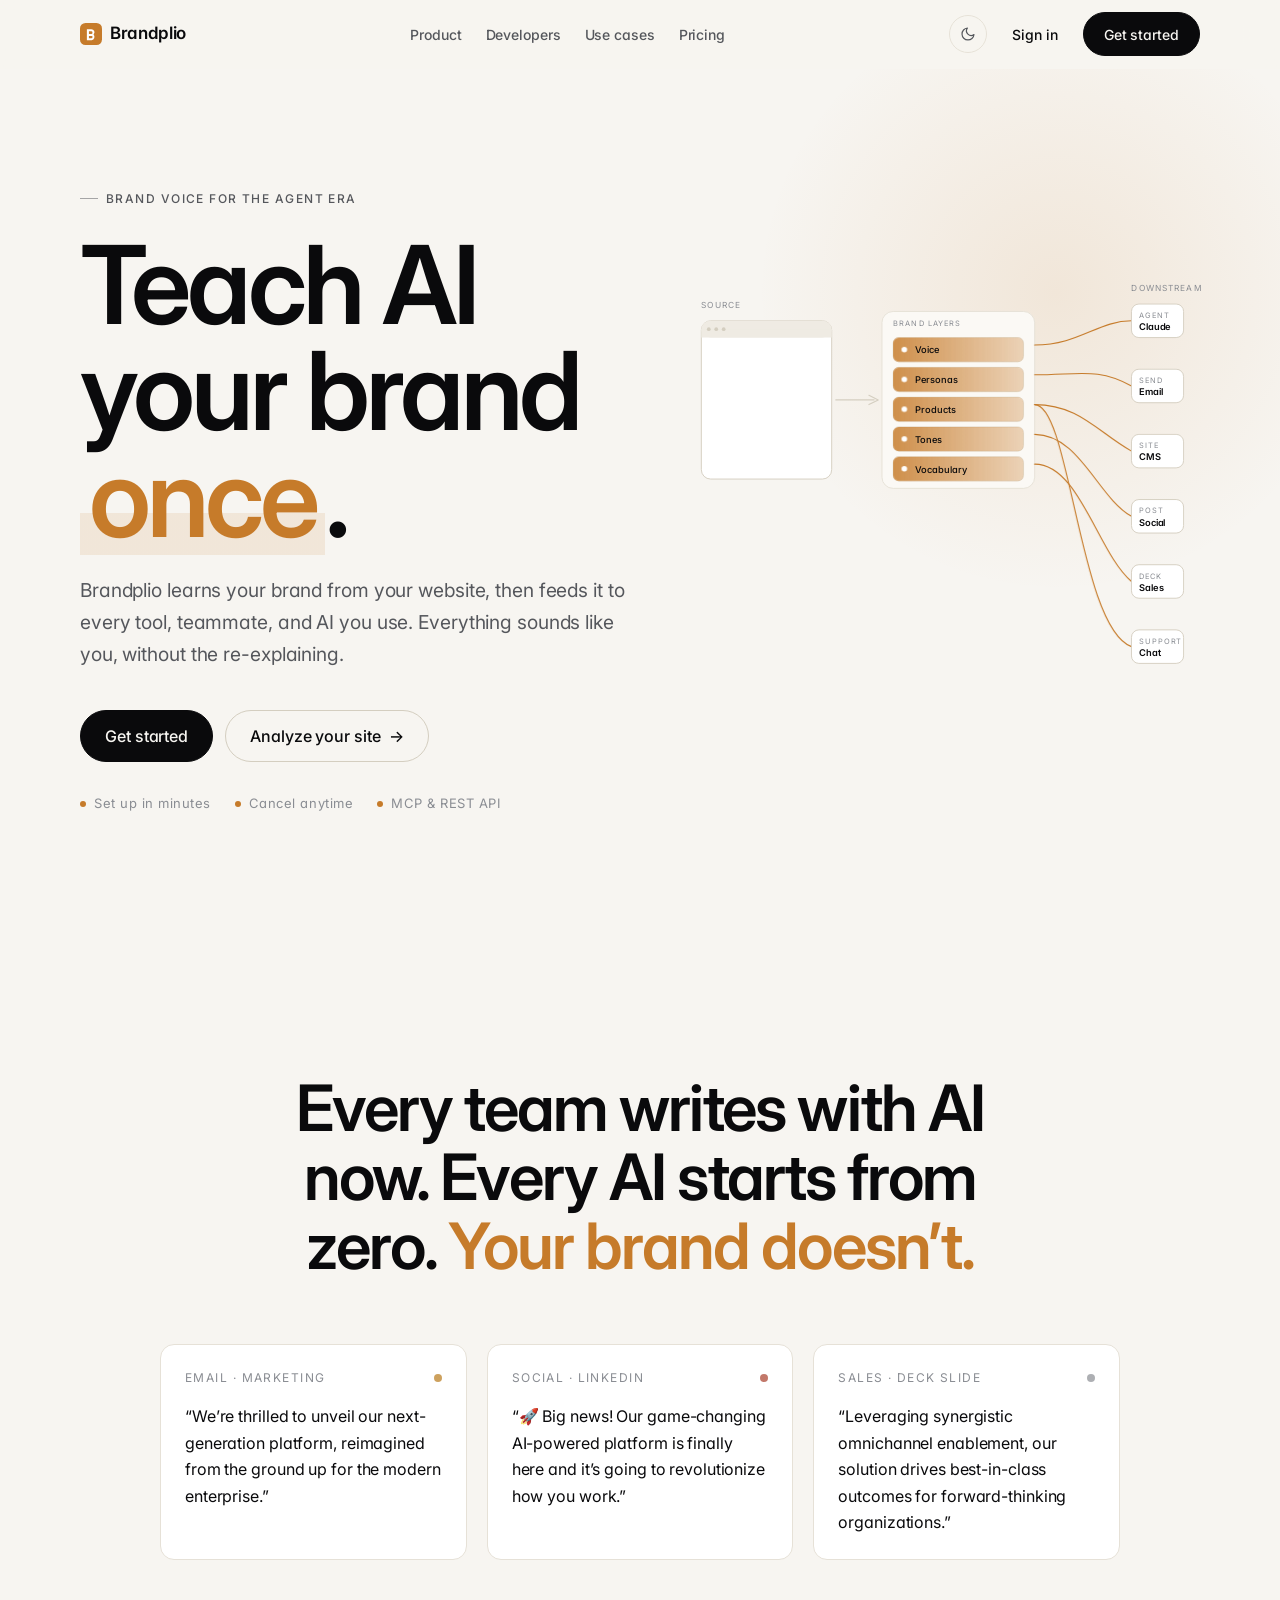
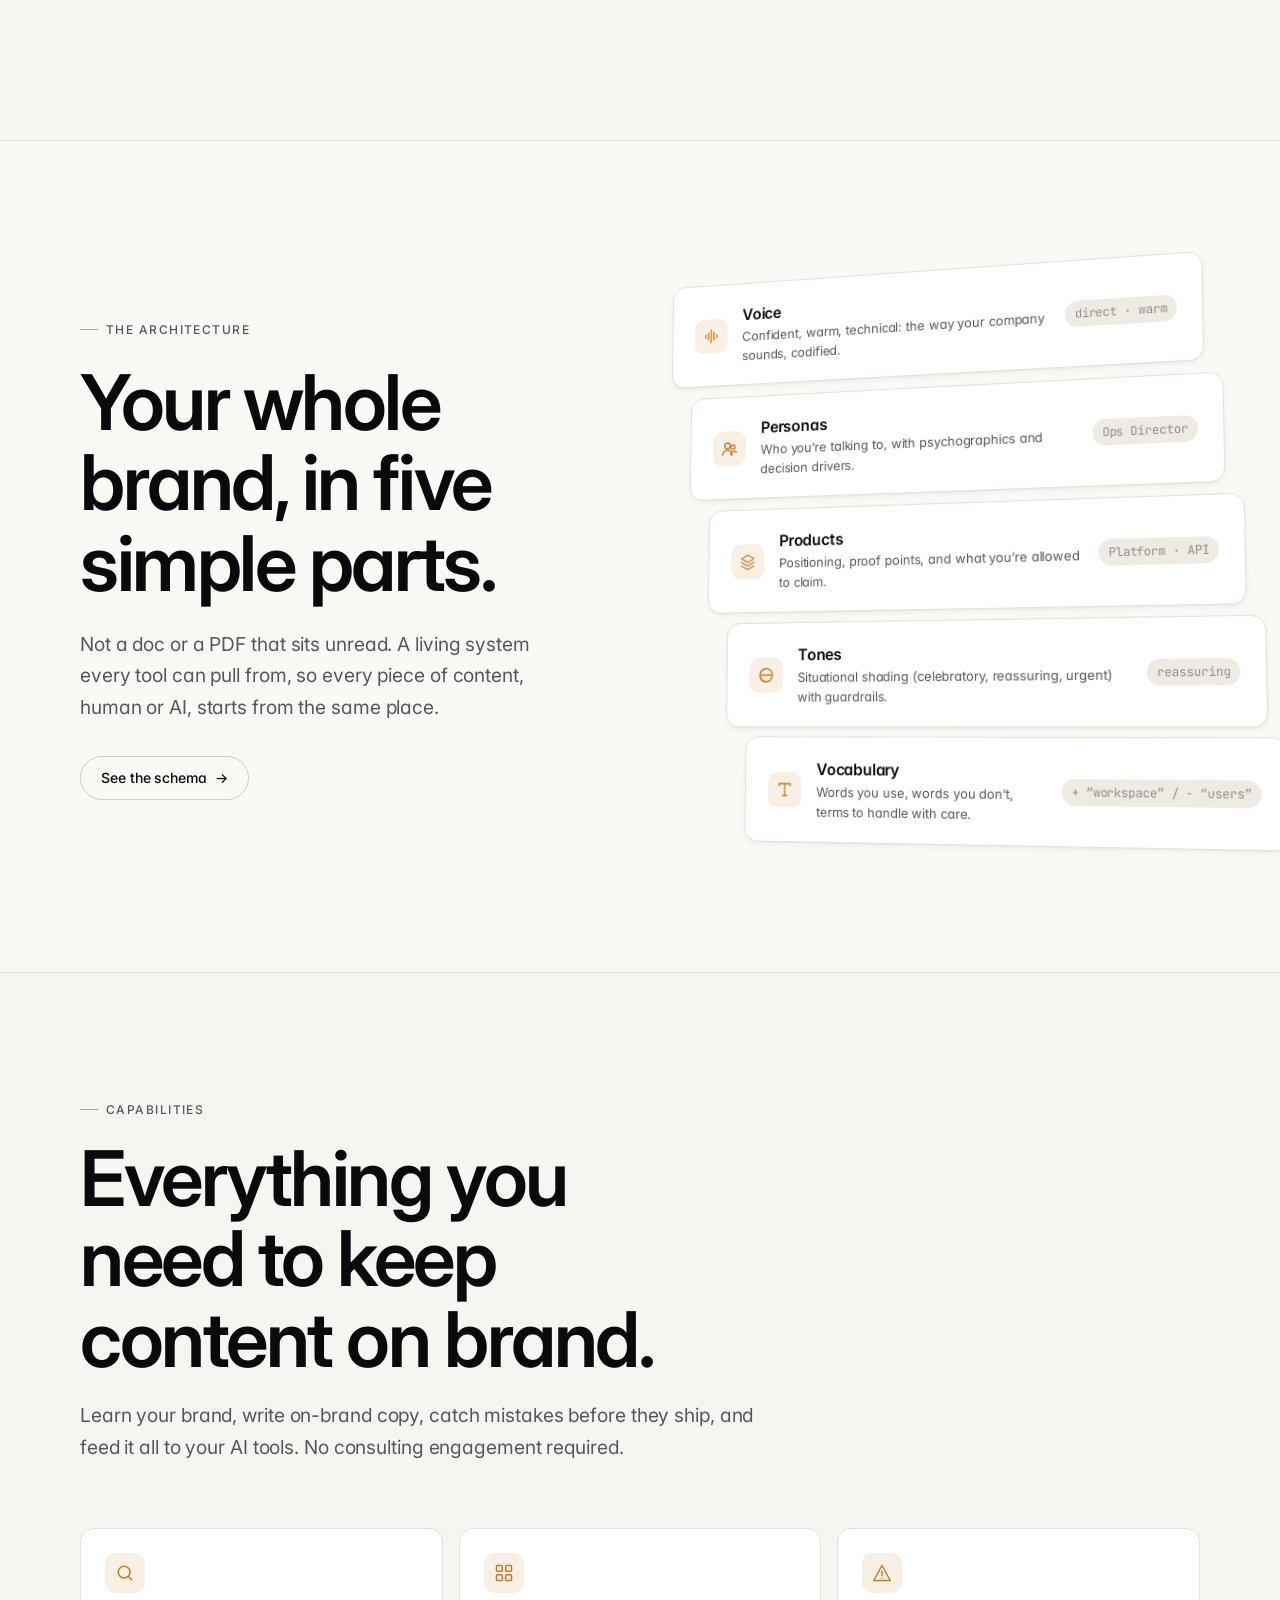
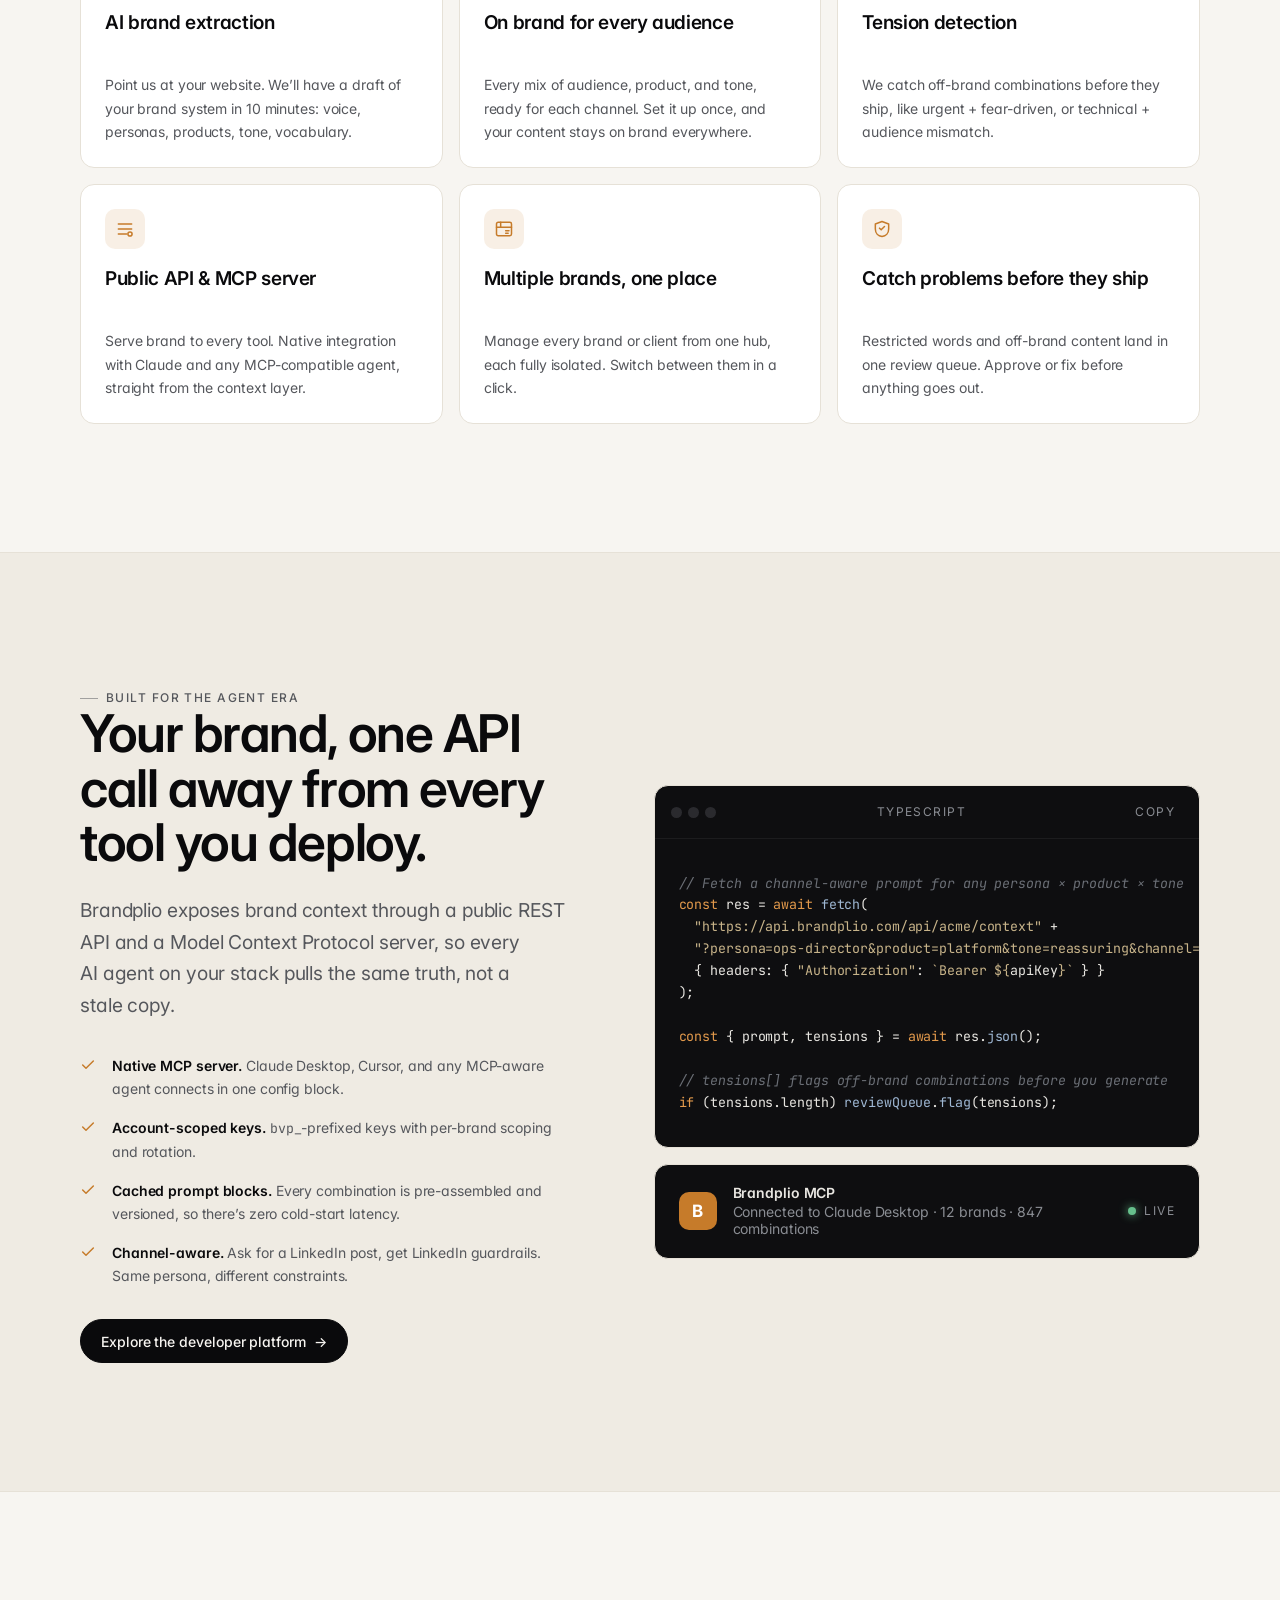
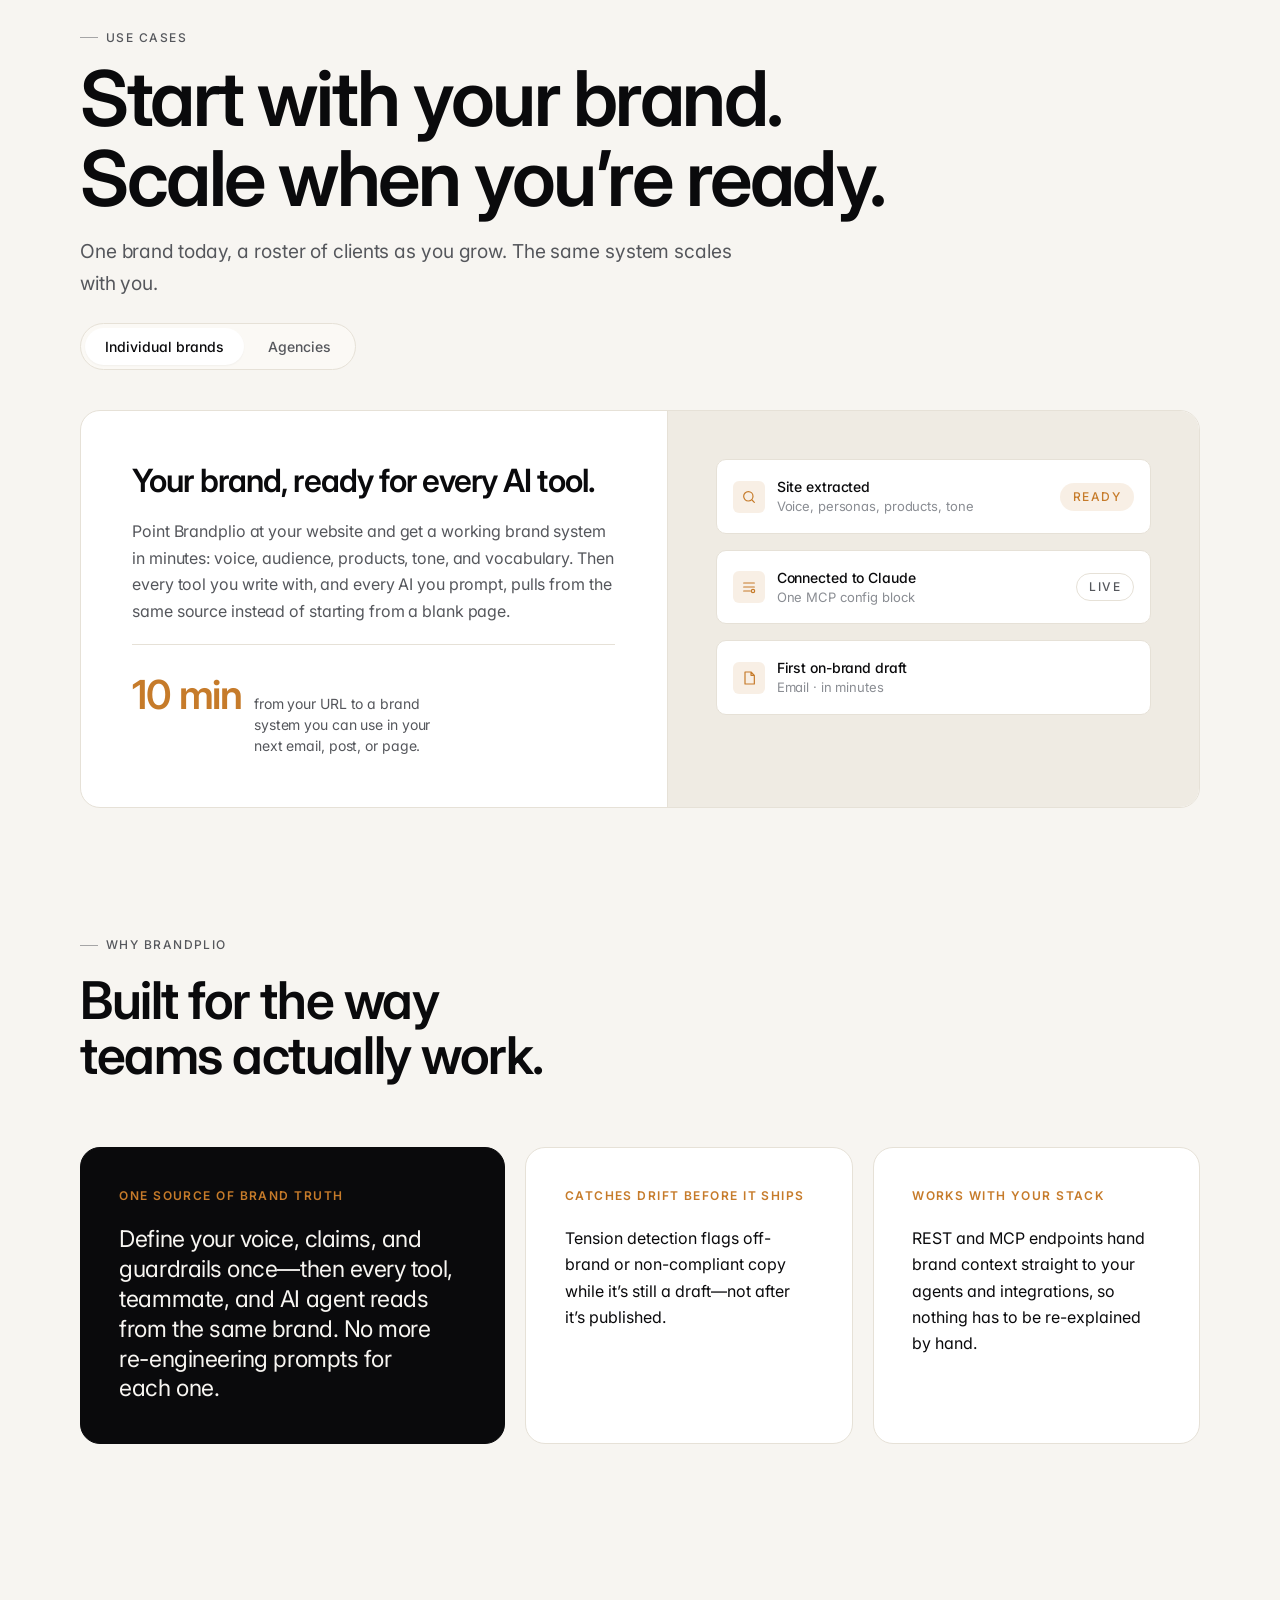
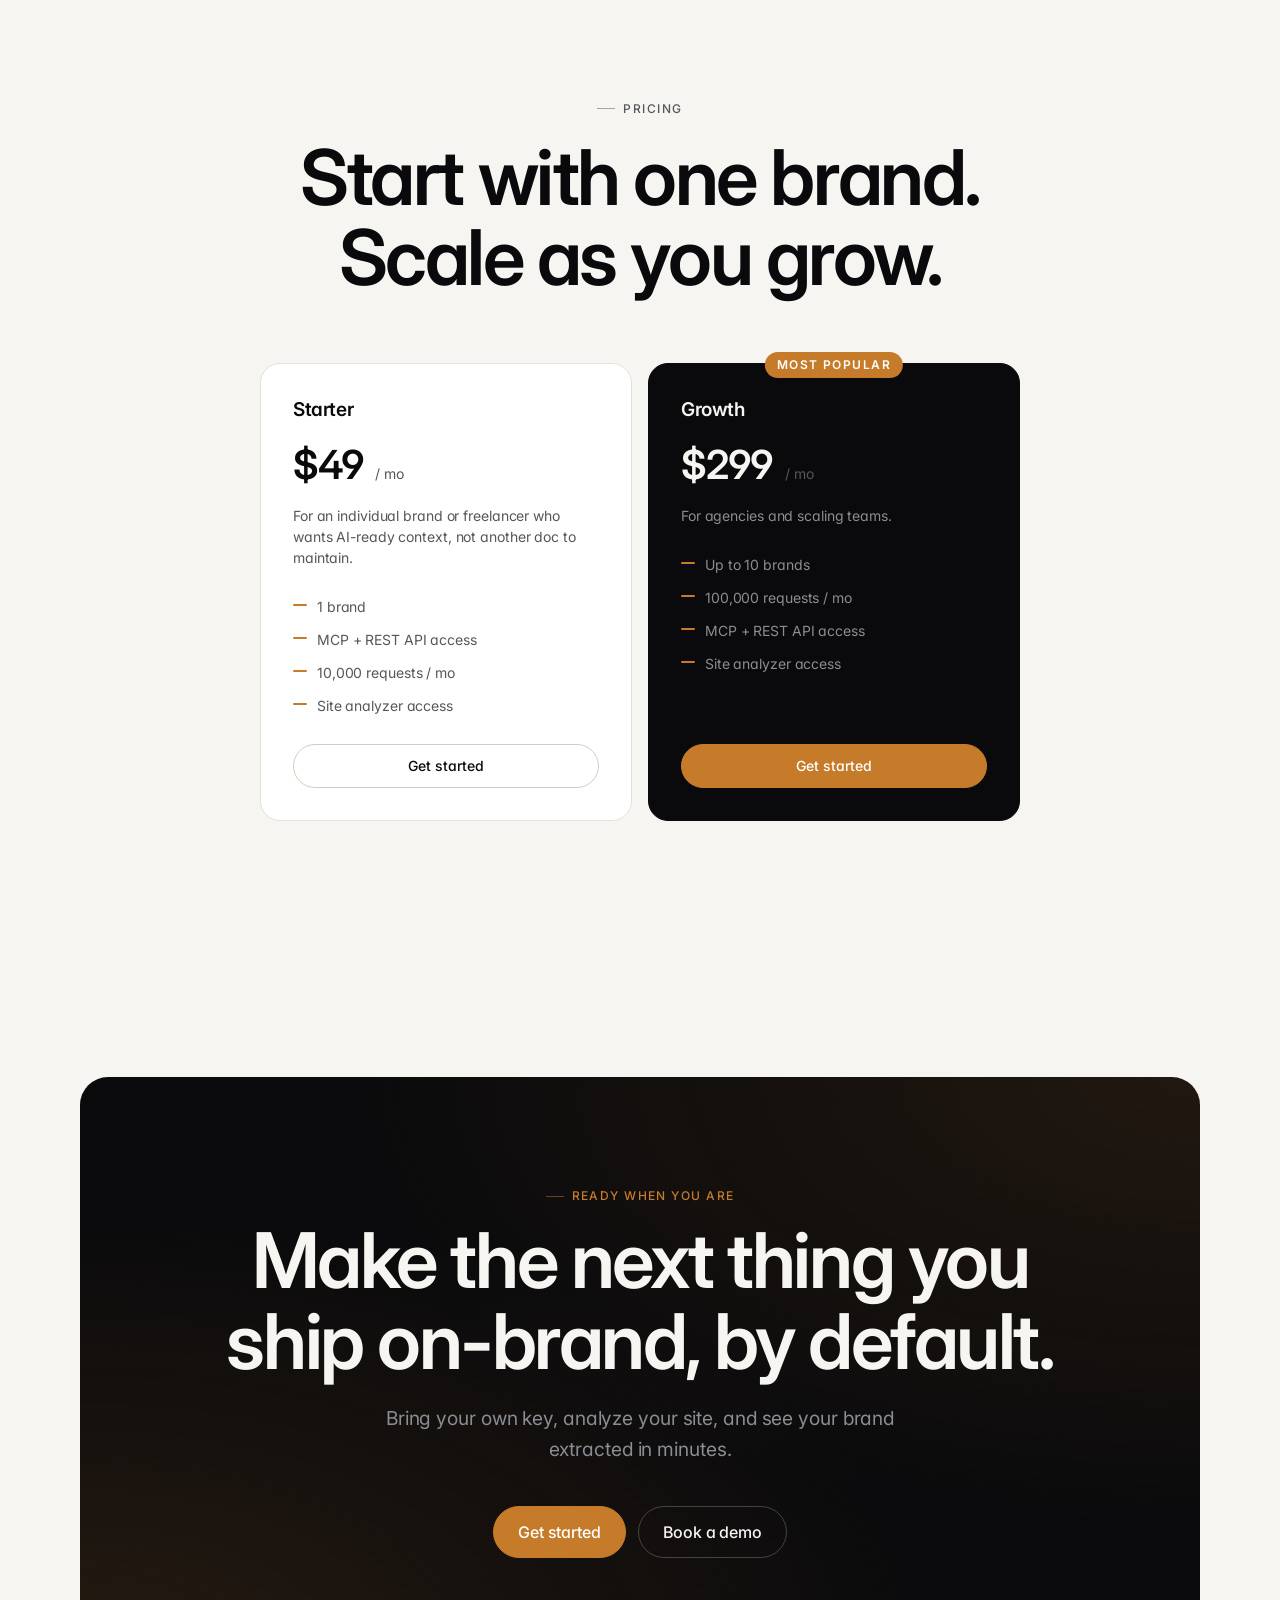
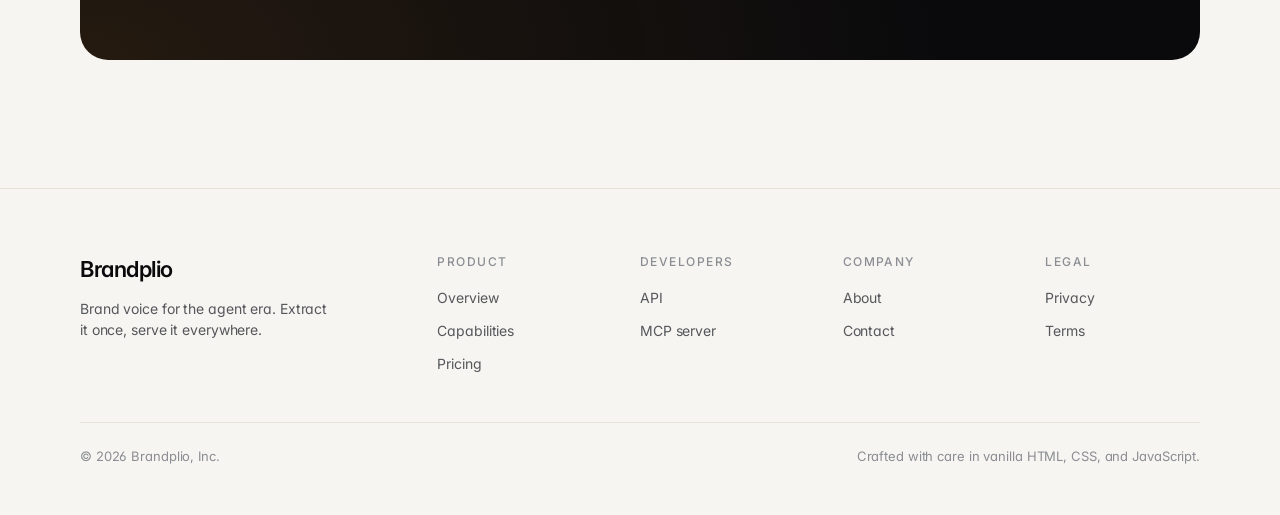
<file: index.html>
<!doctype html>
<html lang="en">
<head>
<meta charset="utf-8" />
<meta name="viewport" content="width=device-width, initial-scale=1, viewport-fit=cover" />
<meta name="color-scheme" content="light dark" />
<title>Brandplio: Teach AI your brand once.</title>
<meta name="description" content="Brandplio learns your brand from your website, then gives every tool and AI what it needs to write like you." />
<meta property="og:title" content="Brandplio: Teach AI your brand once" />
<meta property="og:description" content="Brandplio learns your brand from your website, then feeds it to every tool, teammate, and AI you use, so everything sounds like you." />
<meta property="og:type" content="website" />
<meta property="og:url" content="https://brandplio.com/" />
<meta name="twitter:card" content="summary_large_image" />
<link rel="canonical" href="https://brandplio.com/" />

<!-- Theme bootstrap — runs before first paint to avoid flash -->
<script>
  (function () {
    try {
      var t = localStorage.getItem('bp:theme');
      if (t === 'dark' || t === 'light') document.documentElement.setAttribute('data-theme', t);
    } catch (e) {}
  })();
</script>

<!-- Fonts: Inter + Inter Display + JetBrains Mono -->
<link rel="preconnect" href="https://fonts.googleapis.com" />
<link rel="preconnect" href="https://fonts.gstatic.com" crossorigin />
<link rel="stylesheet" href="https://fonts.googleapis.com/css2?family=Inter:wght@400;500;600;700&family=JetBrains+Mono:wght@400;500&display=swap" />

<link rel="stylesheet" href="styles/tokens.css" />
<link rel="stylesheet" href="styles/base.css" />
<link rel="stylesheet" href="styles/components.css" />
<link rel="stylesheet" href="styles/home.css" />

<link rel="icon" type="image/svg+xml" href="data:image/svg+xml,%3Csvg xmlns='http://www.w3.org/2000/svg' viewBox='0 0 32 32'%3E%3Crect width='32' height='32' rx='8' fill='%23C67B2A'/%3E%3Cpath d='M10 9h6.5a4.5 4.5 0 0 1 3.2 7.7A5 5 0 0 1 17 25H10V9zm3 3v4h3.2a2 2 0 1 0 0-4H13zm0 7v3h3.8a1.5 1.5 0 1 0 0-3H13z' fill='%230A0A0C'/%3E%3C/svg%3E" />
</head>

<body>

<!-- ============================= NAV ============================= -->
<header class="nav" id="nav">
  <div class="container nav__inner">
    <a href="/" class="nav__brand" aria-label="Brandplio home">
      <svg class="nav__brand-mark" viewBox="0 0 32 32" aria-hidden="true">
        <style>.bp-m-bg{fill:var(--color-accent)}.bp-m-fg{fill:var(--color-ink-on-accent)}</style>
        <rect class="bp-m-bg" width="32" height="32" rx="8" />
        <path class="bp-m-fg" d="M10 9h6.5a4.5 4.5 0 0 1 3.2 7.7A5 5 0 0 1 17 25H10V9zm3 3v4h3.2a2 2 0 1 0 0-4H13zm0 7v3h3.8a1.5 1.5 0 1 0 0-3H13z"/>
      </svg>
      Brandplio
    </a>

    <nav class="nav__links" aria-label="Primary">
      <a href="product/" class="nav__link">Product</a>
      <a href="developers/" class="nav__link">Developers</a>
      <a href="#use-cases" class="nav__link">Use cases</a>
      <a href="#pricing" class="nav__link">Pricing</a>
    </nav>

    <div class="nav__actions">
      <button class="nav__theme" type="button" id="theme-toggle" aria-label="Toggle color theme" title="Toggle theme">
        <svg class="icon-moon" viewBox="0 0 24 24" fill="none" stroke="currentColor" stroke-width="1.8" stroke-linecap="round" stroke-linejoin="round" aria-hidden="true"><path d="M21 12.8A9 9 0 1 1 11.2 3a7 7 0 0 0 9.8 9.8Z"/></svg>
        <svg class="icon-sun" viewBox="0 0 24 24" fill="none" stroke="currentColor" stroke-width="1.8" stroke-linecap="round" stroke-linejoin="round" aria-hidden="true"><circle cx="12" cy="12" r="4"/><path d="M12 2v2M12 20v2M4.93 4.93l1.41 1.41M17.66 17.66l1.41 1.41M2 12h2M20 12h2M4.93 19.07l1.41-1.41M17.66 6.34l1.41-1.41"/></svg>
      </button>
      <a href="https://app.brandplio.com/" class="btn btn--plain" target="_blank" rel="noopener">Sign in</a>
      <a href="https://app.brandplio.com/" class="btn btn--primary" target="_blank" rel="noopener">Get started</a>
    </div>
  </div>
</header>

<main>

  <!-- ============================= HERO ============================= -->
  <section class="hero">
    <div class="container hero__grid">
      <div class="hero__copy">
        <span class="eyebrow hero__eyebrow">Brand voice for the agent era</span>

        <h1 class="display-xl hero__headline">
          Teach AI your brand <em>once</em>.
        </h1>

        <p class="lede hero__sub">
          Brandplio learns your brand from your website, then feeds it to every
          tool, teammate, and AI you use. Everything sounds like you, without
          the re-explaining.
        </p>

        <div class="hero__actions">
          <a href="https://app.brandplio.com/" class="btn btn--primary btn--lg" target="_blank" rel="noopener">Get started</a>
          <a href="product/#extract" class="btn btn--ghost btn--lg">
            Analyze your site
            <span class="btn__arrow" aria-hidden="true">→</span>
          </a>
        </div>

        <div class="hero__assurance" role="list">
          <span role="listitem">Set up in minutes</span>
          <span role="listitem">Cancel anytime</span>
          <span role="listitem">MCP &amp; REST API</span>
        </div>
      </div>

      <div class="hero__visual" aria-hidden="true">
        <!-- Hero diagram: site scan → five layers → fan-out to tools -->
        <svg class="hero-diagram" viewBox="0 0 560 560" role="img" aria-label="Animated diagram: Brandplio scans a website, fills five brand layers, and serves them to downstream tools">
          <style>
            .hd-frame       { fill: var(--color-bg-elevated); stroke: var(--color-border-strong); stroke-width: 1; }
            .hd-chrome      { fill: var(--color-surface-sunken); }
            .hd-chrome-dot  { fill: var(--color-border-strong); }
            .hd-head        { fill: var(--color-ink); }
            .hd-line        { fill: var(--color-ink-muted); }
            .hd-hero        { fill: var(--color-surface-sunken); }
            .hd-btn         { fill: var(--color-accent); }
            .hd-btn-alt     { fill: none; stroke: var(--color-ink-muted); stroke-width: 1; }
            .hd-arrow       { stroke: var(--color-border-strong); stroke-width: 1.2; fill: none; }
            .hd-stack-bg    { fill: var(--color-surface); stroke: var(--color-border); stroke-width: 1; }
            .hd-label       { fill: var(--color-ink-subtle); font-family: var(--font-body); font-size: 8px; letter-spacing: 1.2px; text-transform: uppercase; }
            .hd-label-lg    { fill: var(--color-ink-subtle); font-family: var(--font-body); font-size: 9px; letter-spacing: 1.2px; text-transform: uppercase; }
            .hd-row-bg      { fill: var(--color-bg-elevated); stroke: var(--color-border); }
            .hd-row-text    { fill: var(--color-ink); font-family: var(--font-body); font-size: 10px; font-weight: 500; }
            .hd-dot-fill    { fill: var(--color-ink-on-accent); }
            .hd-fan         { stroke: var(--color-accent); stroke-width: 1.2; fill: none; stroke-linecap: round; }
            .hd-tool-bg     { fill: var(--color-bg-elevated); stroke: var(--color-border-strong); }
            .hd-tool-meta   { fill: var(--color-ink-subtle); font-family: var(--font-body); font-size: 8px; letter-spacing: 1px; }
            .hd-tool-name   { fill: var(--color-ink); font-family: var(--font-body); font-size: 10px; font-weight: 600; }
          </style>
          <defs>
            <linearGradient id="accentH" x1="0" y1="0" x2="1" y2="0">
              <stop offset="0" stop-color="var(--color-accent)" stop-opacity="1"/>
              <stop offset="1" stop-color="var(--color-accent)" stop-opacity="0.4"/>
            </linearGradient>
            <filter id="softGlow" x="-20%" y="-20%" width="140%" height="140%">
              <feGaussianBlur stdDeviation="4" result="blur"/>
              <feMerge><feMergeNode in="blur"/><feMergeNode in="SourceGraphic"/></feMerge>
            </filter>
          </defs>

          <!-- Labels -->
          <text class="hd-label-lg" x="24" y="76">SOURCE</text>
          <text class="hd-label-lg" x="486" y="58">DOWNSTREAM</text>

          <!-- —— Website frame (left) —— -->
          <g class="site" transform="translate(24 90)">
            <rect class="hd-frame" x="0" y="0" width="140" height="170" rx="10"/>
            <rect class="hd-chrome" x="0" y="0" width="140" height="18" rx="10"/>
            <rect class="hd-chrome" x="0" y="9" width="140" height="9"/>
            <circle class="hd-chrome-dot" cx="8"  cy="9" r="2"/>
            <circle class="hd-chrome-dot" cx="16" cy="9" r="2"/>
            <circle class="hd-chrome-dot" cx="24" cy="9" r="2"/>

            <g class="site-content">
              <rect class="hd-head" x="12" y="30"  width="60"  height="6" rx="2"/>
              <rect class="hd-line" x="12" y="42"  width="90"  height="4" rx="2"/>
              <rect class="hd-line" x="12" y="50"  width="76"  height="4" rx="2"/>
              <rect class="hd-hero" x="12" y="68"  width="116" height="26" rx="4"/>
              <rect class="hd-line" x="12" y="100" width="54"  height="4" rx="2"/>
              <rect class="hd-line" x="12" y="108" width="86"  height="4" rx="2"/>
              <rect class="hd-line" x="12" y="116" width="70"  height="4" rx="2"/>
              <rect class="hd-btn"     x="12" y="134" width="42" height="16" rx="8" opacity="0.85"/>
              <rect class="hd-btn-alt" x="60" y="134" width="40" height="16" rx="8"/>
            </g>

            <!-- scanning line -->
            <rect class="scan-line" x="0" y="18" width="140" height="2" fill="url(#accentH)" filter="url(#softGlow)"/>
          </g>

          <!-- Arrow site → layers -->
          <path class="hd-arrow" d="M168 175 L210 175"/>
          <path class="hd-arrow" d="M204 170 L214 175 L204 180" stroke-linecap="round" stroke-linejoin="round"/>

          <!-- —— Five layers —— -->
          <g class="layers-stack" transform="translate(218 90)">
            <rect class="hd-stack-bg" x="0" y="-10" width="164" height="190" rx="12"/>
            <text class="hd-label" x="12" y="6">BRAND LAYERS</text>

            <g transform="translate(12 18)">
              <g class="layer-row">
                <rect class="hd-row-bg" x="0" y="0" width="140" height="26" rx="6"/>
                <rect class="layer-bar" x="0" y="0" width="140" height="26" rx="6" fill="url(#accentH)" opacity="0.85"/>
                <circle class="layer-dot hd-dot-fill" cx="12" cy="13" r="3"/>
                <text class="hd-row-text" x="24" y="17">Voice</text>
              </g>
              <g class="layer-row" transform="translate(0 32)">
                <rect class="hd-row-bg" x="0" y="0" width="140" height="26" rx="6"/>
                <rect class="layer-bar" x="0" y="0" width="140" height="26" rx="6" fill="url(#accentH)" opacity="0.85"/>
                <circle class="layer-dot hd-dot-fill" cx="12" cy="13" r="3"/>
                <text class="hd-row-text" x="24" y="17">Personas</text>
              </g>
              <g class="layer-row" transform="translate(0 64)">
                <rect class="hd-row-bg" x="0" y="0" width="140" height="26" rx="6"/>
                <rect class="layer-bar" x="0" y="0" width="140" height="26" rx="6" fill="url(#accentH)" opacity="0.85"/>
                <circle class="layer-dot hd-dot-fill" cx="12" cy="13" r="3"/>
                <text class="hd-row-text" x="24" y="17">Products</text>
              </g>
              <g class="layer-row" transform="translate(0 96)">
                <rect class="hd-row-bg" x="0" y="0" width="140" height="26" rx="6"/>
                <rect class="layer-bar" x="0" y="0" width="140" height="26" rx="6" fill="url(#accentH)" opacity="0.85"/>
                <circle class="layer-dot hd-dot-fill" cx="12" cy="13" r="3"/>
                <text class="hd-row-text" x="24" y="17">Tones</text>
              </g>
              <g class="layer-row" transform="translate(0 128)">
                <rect class="hd-row-bg" x="0" y="0" width="140" height="26" rx="6"/>
                <rect class="layer-bar" x="0" y="0" width="140" height="26" rx="6" fill="url(#accentH)" opacity="0.85"/>
                <circle class="layer-dot hd-dot-fill" cx="12" cy="13" r="3"/>
                <text class="hd-row-text" x="24" y="17">Vocabulary</text>
              </g>
            </g>
          </g>

          <!-- Fan-out lines (stagger via --i) -->
          <path class="fan-line hd-fan" style="--i: 0" d="M382 116 C 430 116, 450  90, 486  90"/>
          <path class="fan-line hd-fan" style="--i: 1" d="M382 148 C 430 148, 450 140, 486 160"/>
          <path class="fan-line hd-fan" style="--i: 2" d="M382 180 C 430 180, 450 210, 486 230"/>
          <path class="fan-line hd-fan" style="--i: 3" d="M382 212 C 430 212, 450 280, 486 300"/>
          <path class="fan-line hd-fan" style="--i: 4" d="M382 244 C 430 244, 450 340, 486 370"/>
          <path class="fan-line hd-fan" style="--i: 5" d="M382 180 C 420 180, 430 420, 486 440"/>

          <!-- Tool nodes (stagger via --i) -->
          <g class="tool-node" style="--i: 0" transform="translate(486 72)">
            <rect class="hd-tool-bg" x="0" y="0" width="56" height="36" rx="8"/>
            <text class="hd-tool-meta" x="8" y="15">AGENT</text>
            <text class="hd-tool-name" x="8" y="28">Claude</text>
          </g>
          <g class="tool-node" style="--i: 1" transform="translate(486 142)">
            <rect class="hd-tool-bg" x="0" y="0" width="56" height="36" rx="8"/>
            <text class="hd-tool-meta" x="8" y="15">SEND</text>
            <text class="hd-tool-name" x="8" y="28">Email</text>
          </g>
          <g class="tool-node" style="--i: 2" transform="translate(486 212)">
            <rect class="hd-tool-bg" x="0" y="0" width="56" height="36" rx="8"/>
            <text class="hd-tool-meta" x="8" y="15">SITE</text>
            <text class="hd-tool-name" x="8" y="28">CMS</text>
          </g>
          <g class="tool-node" style="--i: 3" transform="translate(486 282)">
            <rect class="hd-tool-bg" x="0" y="0" width="56" height="36" rx="8"/>
            <text class="hd-tool-meta" x="8" y="15">POST</text>
            <text class="hd-tool-name" x="8" y="28">Social</text>
          </g>
          <g class="tool-node" style="--i: 4" transform="translate(486 352)">
            <rect class="hd-tool-bg" x="0" y="0" width="56" height="36" rx="8"/>
            <text class="hd-tool-meta" x="8" y="15">DECK</text>
            <text class="hd-tool-name" x="8" y="28">Sales</text>
          </g>
          <g class="tool-node" style="--i: 5" transform="translate(486 422)">
            <rect class="hd-tool-bg" x="0" y="0" width="56" height="36" rx="8"/>
            <text class="hd-tool-meta" x="8" y="15">SUPPORT</text>
            <text class="hd-tool-name" x="8" y="28">Chat</text>
          </g>
        </svg>
      </div>
    </div>
  </section>

  <!-- ============================= PROBLEM ============================= -->
  <section class="problem">
    <div class="container">
      <h2 class="problem__quote">
        Every team writes with AI now. Every AI starts from zero.
        <span class="keep">Your brand doesn&rsquo;t.</span>
      </h2>

      <div class="problem__contrast">
        <div class="voice-card" data-tone="email">
          <div class="voice-card__channel">Email · marketing</div>
          <p class="voice-card__text">
            &ldquo;We&rsquo;re thrilled to unveil our next-generation platform,
            reimagined from the ground up for the modern enterprise.&rdquo;
          </p>
        </div>
        <div class="voice-card" data-tone="social">
          <div class="voice-card__channel">Social · LinkedIn</div>
          <p class="voice-card__text">
            &ldquo;🚀 Big news! Our game-changing AI-powered platform is finally
            here and it&rsquo;s going to revolutionize how you work.&rdquo;
          </p>
        </div>
        <div class="voice-card" data-tone="sales">
          <div class="voice-card__channel">Sales · deck slide</div>
          <p class="voice-card__text">
            &ldquo;Leveraging synergistic omnichannel enablement, our solution
            drives best-in-class outcomes for forward-thinking organizations.&rdquo;
          </p>
        </div>
      </div>
    </div>
  </section>

  <!-- ============================= FIVE LAYERS ============================= -->
  <section class="layers section" id="product">
    <div class="container layers__grid">
      <div>
        <span class="eyebrow" style="margin-bottom: var(--space-6); display:inline-flex;">The architecture</span>
        <h2 class="display-lg" style="margin-bottom: var(--space-6);">
          Your whole brand, in five simple parts.
        </h2>
        <p class="lede">
          Not a doc or a PDF that sits unread. A living system every tool can
          pull from, so every piece of content, human or AI, starts from the
          same place.
        </p>
        <div style="margin-top: var(--space-8); display:flex; gap: var(--space-3);">
          <a href="#" class="btn btn--ghost">See the schema<span class="btn__arrow" aria-hidden="true">→</span></a>
        </div>
      </div>

      <div class="layers__diagram" aria-hidden="false">

        <article class="layer">
          <div class="layer__icon">
            <svg viewBox="0 0 24 24" fill="none" stroke="currentColor" stroke-width="1.8" stroke-linecap="round" stroke-linejoin="round" aria-hidden="true"><path d="M12 3v18M8 7v10M4 10v4M16 7v10M20 10v4"/></svg>
          </div>
          <div class="layer__body">
            <div class="layer__name">Voice</div>
            <div class="layer__desc">Confident, warm, technical: the way your company sounds, codified.</div>
          </div>
          <div class="layer__example">direct · warm</div>
        </article>

        <article class="layer">
          <div class="layer__icon">
            <svg viewBox="0 0 24 24" fill="none" stroke="currentColor" stroke-width="1.8" stroke-linecap="round" stroke-linejoin="round" aria-hidden="true"><circle cx="9" cy="8" r="4"/><circle cx="17" cy="10" r="3"/><path d="M2 21a7 7 0 0 1 14 0M14 21a5 5 0 0 1 8-4"/></svg>
          </div>
          <div class="layer__body">
            <div class="layer__name">Personas</div>
            <div class="layer__desc">Who you&rsquo;re talking to, with psychographics and decision drivers.</div>
          </div>
          <div class="layer__example">Ops Director</div>
        </article>

        <article class="layer">
          <div class="layer__icon">
            <svg viewBox="0 0 24 24" fill="none" stroke="currentColor" stroke-width="1.8" stroke-linecap="round" stroke-linejoin="round" aria-hidden="true"><path d="M3 8l9-5 9 5-9 5-9-5z"/><path d="M3 13l9 5 9-5M3 18l9 5 9-5"/></svg>
          </div>
          <div class="layer__body">
            <div class="layer__name">Products</div>
            <div class="layer__desc">Positioning, proof points, and what you&rsquo;re allowed to claim.</div>
          </div>
          <div class="layer__example">Platform · API</div>
        </article>

        <article class="layer">
          <div class="layer__icon">
            <svg viewBox="0 0 24 24" fill="none" stroke="currentColor" stroke-width="1.8" stroke-linecap="round" stroke-linejoin="round" aria-hidden="true"><circle cx="12" cy="12" r="9"/><path d="M12 3a9 9 0 0 0 0 18M3 12h18"/></svg>
          </div>
          <div class="layer__body">
            <div class="layer__name">Tones</div>
            <div class="layer__desc">Situational shading (celebratory, reassuring, urgent) with guardrails.</div>
          </div>
          <div class="layer__example">reassuring</div>
        </article>

        <article class="layer">
          <div class="layer__icon">
            <svg viewBox="0 0 24 24" fill="none" stroke="currentColor" stroke-width="1.8" stroke-linecap="round" stroke-linejoin="round" aria-hidden="true"><path d="M4 7V4h16v3M9 20h6M12 4v16"/></svg>
          </div>
          <div class="layer__body">
            <div class="layer__name">Vocabulary</div>
            <div class="layer__desc">Words you use, words you don&rsquo;t, terms to handle with care.</div>
          </div>
          <div class="layer__example">+ &ldquo;workspace&rdquo; / &minus; &ldquo;users&rdquo;</div>
        </article>

      </div>
    </div>
  </section>

  <!-- ============================= CAPABILITIES ============================= -->
  <section class="section" id="capabilities">
    <div class="container">
      <div class="section-head">
        <span class="eyebrow">Capabilities</span>
        <h2 class="display-lg">Everything you need to keep content on brand.</h2>
        <p class="lede">Learn your brand, write on-brand copy, catch mistakes before they ship, and feed it all to your AI tools. No consulting engagement required.</p>
      </div>

      <div class="caps__grid">

        <article class="cap">
          <div class="cap__icon">
            <svg viewBox="0 0 24 24" fill="none" stroke="currentColor" stroke-width="1.8" stroke-linecap="round" stroke-linejoin="round" aria-hidden="true"><circle cx="11" cy="11" r="7"/><path d="m20 20-3.5-3.5"/></svg>
          </div>
          <h3 class="cap__name">AI brand extraction</h3>
          <p class="cap__desc">Point us at your website. We&rsquo;ll have a draft of your brand system in 10 minutes: voice, personas, products, tone, vocabulary.</p>
        </article>

        <article class="cap">
          <div class="cap__icon">
            <svg viewBox="0 0 24 24" fill="none" stroke="currentColor" stroke-width="1.8" stroke-linecap="round" stroke-linejoin="round" aria-hidden="true"><rect x="3" y="3" width="7" height="7" rx="1"/><rect x="14" y="3" width="7" height="7" rx="1"/><rect x="3" y="14" width="7" height="7" rx="1"/><rect x="14" y="14" width="7" height="7" rx="1"/></svg>
          </div>
          <h3 class="cap__name">On brand for every audience</h3>
          <p class="cap__desc">Every mix of audience, product, and tone, ready for each channel. Set it up once, and your content stays on brand everywhere.</p>
        </article>

        <article class="cap">
          <div class="cap__icon">
            <svg viewBox="0 0 24 24" fill="none" stroke="currentColor" stroke-width="1.8" stroke-linecap="round" stroke-linejoin="round" aria-hidden="true"><path d="M12 3 2 21h20L12 3z"/><path d="M12 10v5M12 18h.01"/></svg>
          </div>
          <h3 class="cap__name">Tension detection</h3>
          <p class="cap__desc">We catch off-brand combinations before they ship, like urgent + fear-driven, or technical + audience mismatch.</p>
        </article>

        <article class="cap">
          <div class="cap__icon">
            <svg viewBox="0 0 24 24" fill="none" stroke="currentColor" stroke-width="1.8" stroke-linecap="round" stroke-linejoin="round" aria-hidden="true"><path d="M4 6h16M4 12h16M4 18h10"/><circle cx="18" cy="18" r="2.5"/></svg>
          </div>
          <h3 class="cap__name">Public API &amp; MCP server</h3>
          <p class="cap__desc">Serve brand to every tool. Native integration with Claude and any MCP-compatible agent, straight from the context layer.</p>
        </article>

        <article class="cap">
          <div class="cap__icon">
            <svg viewBox="0 0 24 24" fill="none" stroke="currentColor" stroke-width="1.8" stroke-linecap="round" stroke-linejoin="round" aria-hidden="true"><rect x="3" y="4" width="18" height="16" rx="2"/><path d="M3 10h18M8 4v6M14 14h4M14 17h3"/></svg>
          </div>
          <h3 class="cap__name">Multiple brands, one place</h3>
          <p class="cap__desc">Manage every brand or client from one hub, each fully isolated. Switch between them in a click.</p>
        </article>

        <article class="cap">
          <div class="cap__icon">
            <svg viewBox="0 0 24 24" fill="none" stroke="currentColor" stroke-width="1.8" stroke-linecap="round" stroke-linejoin="round" aria-hidden="true"><path d="M9 11l2 2 4-4"/><path d="M12 3l8 3v6c0 5-3.5 8.5-8 9-4.5-.5-8-4-8-9V6l8-3z"/></svg>
          </div>
          <h3 class="cap__name">Catch problems before they ship</h3>
          <p class="cap__desc">Restricted words and off-brand content land in one review queue. Approve or fix before anything goes out.</p>
        </article>

      </div>
    </div>
  </section>

  <!-- ============================= DEVELOPER SECTION ============================= -->
  <section class="devband section" id="developers">
    <div class="container devband__grid">
      <div class="devband__text">
        <span class="eyebrow">Built for the agent era</span>
        <h2 class="display-md">Your brand, one API call away from every tool you deploy.</h2>
        <p class="lede">
          Brandplio exposes brand context through a public REST API and a
          Model Context Protocol server, so every AI agent on your stack
          pulls the same truth, not a stale copy.
        </p>

        <ul class="dev-feat">
          <li>
            <svg viewBox="0 0 24 24" fill="none" stroke="currentColor" stroke-width="2.2" stroke-linecap="round" stroke-linejoin="round" aria-hidden="true"><path d="M20 6 9 17l-5-5"/></svg>
            <span><b>Native MCP server.</b> Claude Desktop, Cursor, and any MCP-aware agent connects in one config block.</span>
          </li>
          <li>
            <svg viewBox="0 0 24 24" fill="none" stroke="currentColor" stroke-width="2.2" stroke-linecap="round" stroke-linejoin="round" aria-hidden="true"><path d="M20 6 9 17l-5-5"/></svg>
            <span><b>Account-scoped keys.</b> <code>bvp_</code>-prefixed keys with per-brand scoping and rotation.</span>
          </li>
          <li>
            <svg viewBox="0 0 24 24" fill="none" stroke="currentColor" stroke-width="2.2" stroke-linecap="round" stroke-linejoin="round" aria-hidden="true"><path d="M20 6 9 17l-5-5"/></svg>
            <span><b>Cached prompt blocks.</b> Every combination is pre-assembled and versioned, so there&rsquo;s zero cold-start latency.</span>
          </li>
          <li>
            <svg viewBox="0 0 24 24" fill="none" stroke="currentColor" stroke-width="2.2" stroke-linecap="round" stroke-linejoin="round" aria-hidden="true"><path d="M20 6 9 17l-5-5"/></svg>
            <span><b>Channel-aware.</b> Ask for a LinkedIn post, get LinkedIn guardrails. Same persona, different constraints.</span>
          </li>
        </ul>

        <div style="display:flex; gap: var(--space-3); flex-wrap: wrap;">
          <a href="developers/" class="btn btn--primary">Explore the developer platform<span class="btn__arrow" aria-hidden="true">→</span></a>
        </div>
      </div>

      <div class="devband__stack">

        <div class="code" role="figure" aria-label="API request example">
          <div class="code__head">
            <div class="code__lights" aria-hidden="true"><span></span><span></span><span></span></div>
            <span>TypeScript</span>
            <button class="code__copy" type="button" data-copy>Copy</button>
          </div>
<pre class="code__body"><span class="tok-comment">// Fetch a channel-aware prompt for any persona × product × tone</span>
<span class="tok-kw">const</span> res = <span class="tok-kw">await</span> <span class="tok-fn">fetch</span>(
  <span class="tok-str">"https://api.brandplio.com/api/acme/context"</span> +
  <span class="tok-str">"?persona=ops-director&amp;product=platform&amp;tone=reassuring&amp;channel=email"</span>,
  { headers: { <span class="tok-str">"Authorization"</span>: <span class="tok-str">`Bearer ${</span>apiKey<span class="tok-str">}`</span> } }
);

<span class="tok-kw">const</span> { prompt, tensions } = <span class="tok-kw">await</span> res.<span class="tok-fn">json</span>();

<span class="tok-comment">// tensions[] flags off-brand combinations before you generate</span>
<span class="tok-kw">if</span> (tensions.length) <span class="tok-fn">reviewQueue</span>.<span class="tok-fn">flag</span>(tensions);
</pre>
        </div>

        <div class="mcp-panel" aria-label="Claude Desktop MCP connection">
          <div class="mcp-panel__logo">B</div>
          <div class="mcp-panel__text">
            <b>Brandplio MCP</b>
            <span>Connected to Claude Desktop · 12 brands · 847 combinations</span>
          </div>
          <div class="mcp-panel__status">live</div>
        </div>
      </div>
    </div>
  </section>

  <!-- ============================= USE CASES ============================= -->
  <section class="section" id="use-cases">
    <div class="container">
      <div class="cases__head">
        <div>
          <span class="eyebrow">Use cases</span>
          <h2 class="display-lg" style="margin-top: var(--space-3);">Start with your brand. Scale when you&rsquo;re ready.</h2>
          <p class="lede" style="margin-top: var(--space-4);">One brand today, a roster of clients as you grow. The same system scales with you.</p>
        </div>
        <div class="tabs" role="tablist" aria-label="Use cases">
          <button class="tab" role="tab" aria-selected="true"  data-case="ind">Individual brands</button>
          <button class="tab" role="tab" aria-selected="false" data-case="agn">Agencies</button>
        </div>
      </div>

      <article class="case-panel" data-panel="ind" data-active="true" role="tabpanel">
        <div class="case-panel__body">
          <h3 class="case-panel__title">Your brand, ready for every AI tool.</h3>
          <p class="case-panel__copy">
            Point Brandplio at your website and get a working brand system in
            minutes: voice, audience, products, tone, and vocabulary. Then every
            tool you write with, and every AI you prompt, pulls from the same
            source instead of starting from a blank page.
          </p>
          <div class="case-panel__metric">
            <strong>10 min</strong>
            <span>from your URL to a brand system you can use in your next email, post, or page.</span>
          </div>
        </div>
        <aside class="case-panel__aside">
          <div class="aside-card">
            <div class="aside-card__icon">
              <svg viewBox="0 0 24 24" fill="none" stroke="currentColor" stroke-width="1.8" stroke-linecap="round" stroke-linejoin="round" aria-hidden="true"><circle cx="11" cy="11" r="7"/><path d="m20 20-3.5-3.5"/></svg>
            </div>
            <div>
              <div class="aside-card__title">Site extracted</div>
              <div class="aside-card__meta">Voice, personas, products, tone</div>
            </div>
            <span class="tag">Ready</span>
          </div>
          <div class="aside-card">
            <div class="aside-card__icon">
              <svg viewBox="0 0 24 24" fill="none" stroke="currentColor" stroke-width="1.8" stroke-linecap="round" stroke-linejoin="round" aria-hidden="true"><path d="M4 6h16M4 12h16M4 18h10"/><circle cx="18" cy="18" r="2.5"/></svg>
            </div>
            <div>
              <div class="aside-card__title">Connected to Claude</div>
              <div class="aside-card__meta">One MCP config block</div>
            </div>
            <span class="tag tag--ghost">Live</span>
          </div>
          <div class="aside-card">
            <div class="aside-card__icon">
              <svg viewBox="0 0 24 24" fill="none" stroke="currentColor" stroke-width="1.8" stroke-linecap="round" stroke-linejoin="round" aria-hidden="true"><path d="M6 3h9l5 5v13H6zM15 3v5h5"/></svg>
            </div>
            <div>
              <div class="aside-card__title">First on-brand draft</div>
              <div class="aside-card__meta">Email · in minutes</div>
            </div>
          </div>
        </aside>
      </article>

      <article class="case-panel" data-panel="agn" role="tabpanel">
        <div class="case-panel__body">
          <h3 class="case-panel__title">The brand system, productized.</h3>
          <p class="case-panel__copy">
            Agencies use Brandplio to turn strategy engagements into a living,
            API-accessible brand asset. Deliver the context layer, not just the
            deck. Clients stay on brand long after the invoice clears.
          </p>
          <div class="case-panel__metric">
            <strong>+38%</strong>
            <span>retainer uplift among agency partners who ship Brandplio as a deliverable.</span>
          </div>
        </div>
        <aside class="case-panel__aside">
          <div class="aside-card">
            <div class="aside-card__icon">
              <svg viewBox="0 0 24 24" fill="none" stroke="currentColor" stroke-width="1.8" stroke-linecap="round" stroke-linejoin="round" aria-hidden="true"><path d="M4 7V4h16v3M9 20h6M12 4v16"/></svg>
            </div>
            <div>
              <div class="aside-card__title">Client workspace</div>
              <div class="aside-card__meta">White-label · per-account scoping</div>
            </div>
          </div>
          <div class="aside-card">
            <div class="aside-card__icon">
              <svg viewBox="0 0 24 24" fill="none" stroke="currentColor" stroke-width="1.8" stroke-linecap="round" stroke-linejoin="round" aria-hidden="true"><path d="M6 3h9l5 5v13H6zM15 3v5h5"/></svg>
            </div>
            <div>
              <div class="aside-card__title">Brand handoff export</div>
              <div class="aside-card__meta">JSON + prompt bundle</div>
            </div>
            <span class="tag tag--ghost">Included</span>
          </div>
          <div class="aside-card">
            <div class="aside-card__icon">
              <svg viewBox="0 0 24 24" fill="none" stroke="currentColor" stroke-width="1.8" stroke-linecap="round" stroke-linejoin="round" aria-hidden="true"><path d="M12 20V10M5 20V4M19 20v-8"/></svg>
            </div>
            <div>
              <div class="aside-card__title">Billing</div>
              <div class="aside-card__meta">Per-client seats · usage caps</div>
            </div>
          </div>
        </aside>
      </article>
    </div>
  </section>

  <!-- ============================= TESTIMONIALS ============================= -->
  <section class="section" style="padding-top: 0;">
    <div class="container">
      <div class="section-head">
        <span class="eyebrow">Why Brandplio</span>
        <h2 class="display-md">Built for the way teams actually work.</h2>
      </div>

      <div class="testi">
        <article class="quote quote--primary">
          <span class="quote__label">One source of brand truth</span>
          <p class="quote__text">
            Define your voice, claims, and guardrails once&mdash;then every
            tool, teammate, and AI agent reads from the same brand. No more
            re-engineering prompts for each one.
          </p>
        </article>

        <article class="quote quote--small">
          <span class="quote__label">Catches drift before it ships</span>
          <p class="quote__text">
            Tension detection flags off-brand or non-compliant copy while
            it&rsquo;s still a draft&mdash;not after it&rsquo;s published.
          </p>
        </article>

        <article class="quote quote--small">
          <span class="quote__label">Works with your stack</span>
          <p class="quote__text">
            REST and MCP endpoints hand brand context straight to your agents
            and integrations, so nothing has to be re-explained by hand.
          </p>
        </article>
      </div>
    </div>
  </section>

  <!-- ============================= PRICING TEASER ============================= -->
  <section class="section" id="pricing">
    <div class="container">
      <div class="section-head" style="text-align:center; margin-left:auto; margin-right:auto;">
        <span class="eyebrow" style="justify-self: center;">Pricing</span>
        <h2 class="display-lg">Start with one brand. Scale as you grow.</h2>
      </div>

      <div class="pricing pricing--duo">

        <article class="tier">
          <h3 class="tier__name">Starter</h3>
          <div class="tier__price">$49<small>&nbsp;/ mo</small></div>
          <p class="tier__desc">For an individual brand or freelancer who wants AI-ready context, not another doc to maintain.</p>
          <ul class="tier__list">
            <li>1 brand</li>
            <li>MCP + REST API access</li>
            <li>10,000 requests / mo</li>
            <li>Site analyzer access</li>
          </ul>
          <a href="https://app.brandplio.com/" class="btn btn--ghost" style="margin-top:auto;" target="_blank" rel="noopener">Get started</a>
        </article>

        <article class="tier tier--featured">
          <span class="tier__badge">Most popular</span>
          <h3 class="tier__name">Growth</h3>
          <div class="tier__price">$299<small>&nbsp;/ mo</small></div>
          <p class="tier__desc">For agencies and scaling teams. <!--Everything in Starter, plus multi-brand and team controls.--></p>
          <ul class="tier__list">
            <li>Up to 10 brands</li>
            <li>100,000 requests / mo</li>
            <li>MCP + REST API access</li>
            <li>Site analyzer access</li>
            <!--<li>Role-based permissions</li>
            <li>Context-filtering rules</li>-->
          </ul>
          <a href="https://app.brandplio.com/" class="btn btn--accent" style="margin-top:auto;" target="_blank" rel="noopener">Get started</a>
        </article>
      </div>
    </div>
  </section>

  <!-- ============================= FINAL CTA ============================= -->
  <section class="section" id="demo">
    <div class="container">
      <div class="cta-band">
        <span class="eyebrow" style="justify-content:center; color: var(--color-accent);">Ready when you are</span>
        <h2 class="display-lg" style="margin-top: var(--space-4);">Make the next thing you ship on-brand, by default.</h2>
        <p class="lede">Bring your own key, analyze your site, and see your brand extracted in minutes.</p>
        <div class="cta-band__actions">
          <a href="https://app.brandplio.com/" class="btn btn--primary btn--lg" target="_blank" rel="noopener">Get started</a>
          <a href="mailto:demos@brandplio.com?subject=Brandplio%20demo%20request" class="btn btn--ghost btn--lg">Book a demo</a>
        </div>
      </div>
    </div>
  </section>

</main>

<!-- ============================= FOOTER ============================= -->
<footer class="footer">
  <div class="container">
    <div class="footer__grid">
      <div class="footer__brand">
        <div class="footer__brand-name">Brandplio</div>
        <p class="footer__tag">Brand voice for the agent era. Extract it once, serve it everywhere.</p>
      </div>

      <div class="footer__col">
        <h4>Product</h4>
        <ul>
          <li><a href="product/">Overview</a></li>
          <li><a href="#capabilities">Capabilities</a></li>
          <li><a href="#pricing">Pricing</a></li>
        </ul>
      </div>

      <div class="footer__col">
        <h4>Developers</h4>
        <ul>
          <li><a href="developers/">API</a></li>
          <li><a href="#">MCP server</a></li>
        </ul>
      </div>

      <div class="footer__col">
        <h4>Company</h4>
        <ul>
          <li><a href="about/">About</a></li>
          <li><a href="mailto:hello@brandplio.com">Contact</a></li>
        </ul>
      </div>

      <div class="footer__col">
        <h4>Legal</h4>
        <ul>
          <li><a href="privacy/">Privacy</a></li>
          <li><a href="terms/">Terms</a></li>
        </ul>
      </div>
    </div>

    <div class="footer__bottom">
      <div>&copy; <span id="year">2026</span> Brandplio, Inc.</div>
      <div>Crafted with care in vanilla HTML, CSS, and JavaScript.</div>
    </div>
  </div>
</footer>

<script type="module" src="scripts/main.js"></script>

</body>
</html>
</file>
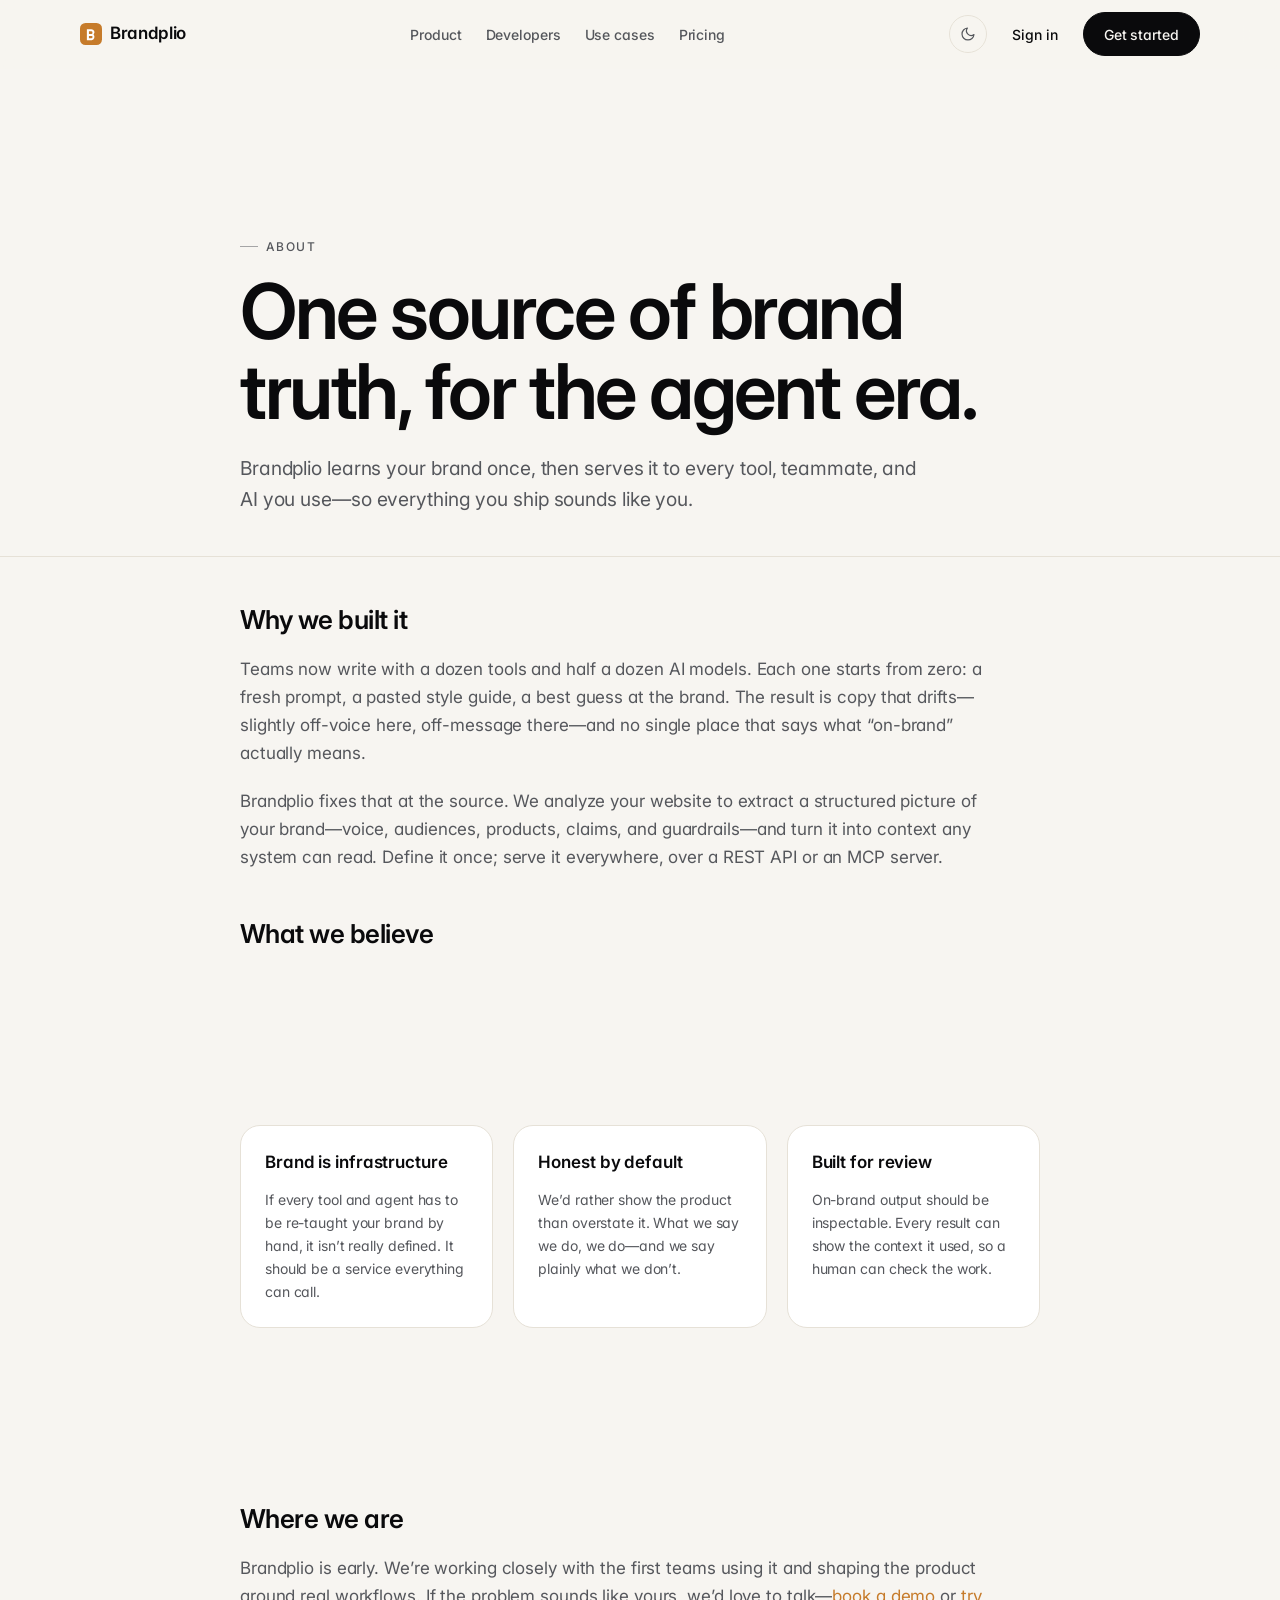
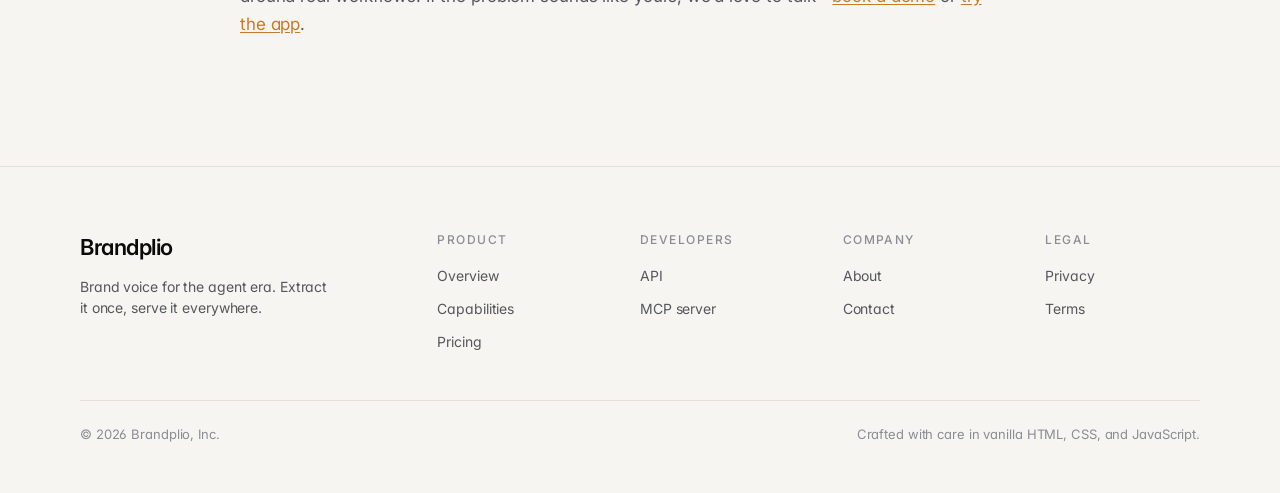
<file: about/index.html>
<!doctype html>
<html lang="en">
<head>
<meta charset="utf-8" />
<meta name="viewport" content="width=device-width, initial-scale=1, viewport-fit=cover" />
<meta name="color-scheme" content="light dark" />
<title>About · Brandplio</title>
<meta name="description" content="Why Brandplio exists: give every tool, teammate, and AI one shared source of brand truth." />
<meta property="og:title" content="About Brandplio" />
<meta property="og:description" content="Why Brandplio exists: give every tool, teammate, and AI one shared source of brand truth." />
<meta property="og:type" content="website" />
<meta property="og:url" content="https://brandplio.com/about/" />
<link rel="canonical" href="https://brandplio.com/about/" />

<script>
  (function () {
    try {
      var t = localStorage.getItem('bp:theme');
      if (t === 'dark' || t === 'light') document.documentElement.setAttribute('data-theme', t);
    } catch (e) {}
  })();
</script>

<link rel="preconnect" href="https://fonts.googleapis.com" />
<link rel="preconnect" href="https://fonts.gstatic.com" crossorigin />
<link rel="stylesheet" href="https://fonts.googleapis.com/css2?family=Inter:wght@400;500;600;700&family=JetBrains+Mono:wght@400;500&display=swap" />

<link rel="stylesheet" href="../styles/tokens.css" />
<link rel="stylesheet" href="../styles/base.css" />
<link rel="stylesheet" href="../styles/components.css" />
<link rel="stylesheet" href="../styles/page.css" />

<link rel="icon" type="image/svg+xml" href="data:image/svg+xml,%3Csvg xmlns='http://www.w3.org/2000/svg' viewBox='0 0 32 32'%3E%3Crect width='32' height='32' rx='8' fill='%23C67B2A'/%3E%3Cpath d='M10 9h6.5a4.5 4.5 0 0 1 3.2 7.7A5 5 0 0 1 17 25H10V9zm3 3v4h3.2a2 2 0 1 0 0-4H13zm0 7v3h3.8a1.5 1.5 0 1 0 0-3H13z' fill='%230A0A0C'/%3E%3C/svg%3E" />
</head>

<body>

<!-- ============================= NAV ============================= -->
<header class="nav" id="nav">
  <div class="container nav__inner">
    <a href="../" class="nav__brand" aria-label="Brandplio home">
      <svg class="nav__brand-mark" viewBox="0 0 32 32" aria-hidden="true">
        <style>.bp-m-bg{fill:var(--color-accent)}.bp-m-fg{fill:var(--color-ink-on-accent)}</style>
        <rect class="bp-m-bg" width="32" height="32" rx="8" />
        <path class="bp-m-fg" d="M10 9h6.5a4.5 4.5 0 0 1 3.2 7.7A5 5 0 0 1 17 25H10V9zm3 3v4h3.2a2 2 0 1 0 0-4H13zm0 7v3h3.8a1.5 1.5 0 1 0 0-3H13z"/>
      </svg>
      Brandplio
    </a>

    <nav class="nav__links" aria-label="Primary">
      <a href="../product/" class="nav__link">Product</a>
      <a href="../developers/" class="nav__link">Developers</a>
      <a href="../#use-cases" class="nav__link">Use cases</a>
      <a href="../#pricing" class="nav__link">Pricing</a>
    </nav>

    <div class="nav__actions">
      <button class="nav__theme" type="button" id="theme-toggle" aria-label="Toggle color theme" title="Toggle theme">
        <svg class="icon-moon" viewBox="0 0 24 24" fill="none" stroke="currentColor" stroke-width="1.8" stroke-linecap="round" stroke-linejoin="round" aria-hidden="true"><path d="M21 12.8A9 9 0 1 1 11.2 3a7 7 0 0 0 9.8 9.8Z"/></svg>
        <svg class="icon-sun" viewBox="0 0 24 24" fill="none" stroke="currentColor" stroke-width="1.8" stroke-linecap="round" stroke-linejoin="round" aria-hidden="true"><circle cx="12" cy="12" r="4"/><path d="M12 2v2M12 20v2M4.93 4.93l1.41 1.41M17.66 17.66l1.41 1.41M2 12h2M20 12h2M4.93 19.07l1.41-1.41M17.66 6.34l1.41-1.41"/></svg>
      </button>
      <a href="https://app.brandplio.com/" class="btn btn--plain" target="_blank" rel="noopener">Sign in</a>
      <a href="https://app.brandplio.com/" class="btn btn--primary" target="_blank" rel="noopener">Get started</a>
    </div>
  </div>
</header>

<main>

  <!-- ============================= HERO ============================= -->
  <section class="page-hero">
    <div class="container container-narrow">
      <span class="eyebrow">About</span>
      <h1 class="display-lg page-hero__title">One source of brand truth, for the agent era.</h1>
      <p class="lede" style="margin-top: var(--space-5);">
        Brandplio learns your brand once, then serves it to every tool, teammate,
        and AI you use&mdash;so everything you ship sounds like you.
      </p>
    </div>
  </section>

  <!-- ============================= STORY ============================= -->
  <section class="container container-narrow">
    <div class="prose">
      <h2>Why we built it</h2>
      <p>
        Teams now write with a dozen tools and half a dozen AI models. Each one
        starts from zero: a fresh prompt, a pasted style guide, a best guess at
        the brand. The result is copy that drifts&mdash;slightly off-voice here,
        off-message there&mdash;and no single place that says what &ldquo;on-brand&rdquo;
        actually means.
      </p>
      <p>
        Brandplio fixes that at the source. We analyze your website to extract a
        structured picture of your brand&mdash;voice, audiences, products, claims,
        and guardrails&mdash;and turn it into context any system can read. Define
        it once; serve it everywhere, over a REST API or an MCP server.
      </p>

      <h2>What we believe</h2>
    </div>

    <div class="values">
      <div class="value-card">
        <div class="value-card__title">Brand is infrastructure</div>
        <p class="value-card__body">
          If every tool and agent has to be re-taught your brand by hand, it
          isn&rsquo;t really defined. It should be a service everything can call.
        </p>
      </div>
      <div class="value-card">
        <div class="value-card__title">Honest by default</div>
        <p class="value-card__body">
          We&rsquo;d rather show the product than overstate it. What we say we do,
          we do&mdash;and we say plainly what we don&rsquo;t.
        </p>
      </div>
      <div class="value-card">
        <div class="value-card__title">Built for review</div>
        <p class="value-card__body">
          On-brand output should be inspectable. Every result can show the
          context it used, so a human can check the work.
        </p>
      </div>
    </div>

    <div class="prose">
      <h2>Where we are</h2>
      <p>
        Brandplio is early. We&rsquo;re working closely with the first teams using
        it and shaping the product around real workflows. If the problem sounds
        like yours, we&rsquo;d love to talk&mdash;<a href="../#demo">book a demo</a>
        or <a href="https://app.brandplio.com/" target="_blank" rel="noopener">try the app</a>.
      </p>
    </div>
  </section>

</main>

<!-- ============================= FOOTER ============================= -->
<footer class="footer">
  <div class="container">
    <div class="footer__grid">
      <div class="footer__brand">
        <div class="footer__brand-name">Brandplio</div>
        <p class="footer__tag">Brand voice for the agent era. Extract it once, serve it everywhere.</p>
      </div>

      <div class="footer__col">
        <h4>Product</h4>
        <ul>
          <li><a href="../product/">Overview</a></li>
          <li><a href="../#capabilities">Capabilities</a></li>
          <li><a href="../#pricing">Pricing</a></li>
        </ul>
      </div>

      <div class="footer__col">
        <h4>Developers</h4>
        <ul>
          <li><a href="../developers/">API</a></li>
          <li><a href="../developers/#mcp">MCP server</a></li>
        </ul>
      </div>

      <div class="footer__col">
        <h4>Company</h4>
        <ul>
          <li><a href="../about/">About</a></li>
          <li><a href="mailto:hello@brandplio.com">Contact</a></li>
        </ul>
      </div>

      <div class="footer__col">
        <h4>Legal</h4>
        <ul>
          <li><a href="../privacy/">Privacy</a></li>
          <li><a href="../terms/">Terms</a></li>
        </ul>
      </div>
    </div>

    <div class="footer__bottom">
      <div>&copy; <span id="year">2026</span> Brandplio, Inc.</div>
      <div>Crafted with care in vanilla HTML, CSS, and JavaScript.</div>
    </div>
  </div>
</footer>

<script type="module" src="../scripts/main.js"></script>

</body>
</html>
</file>
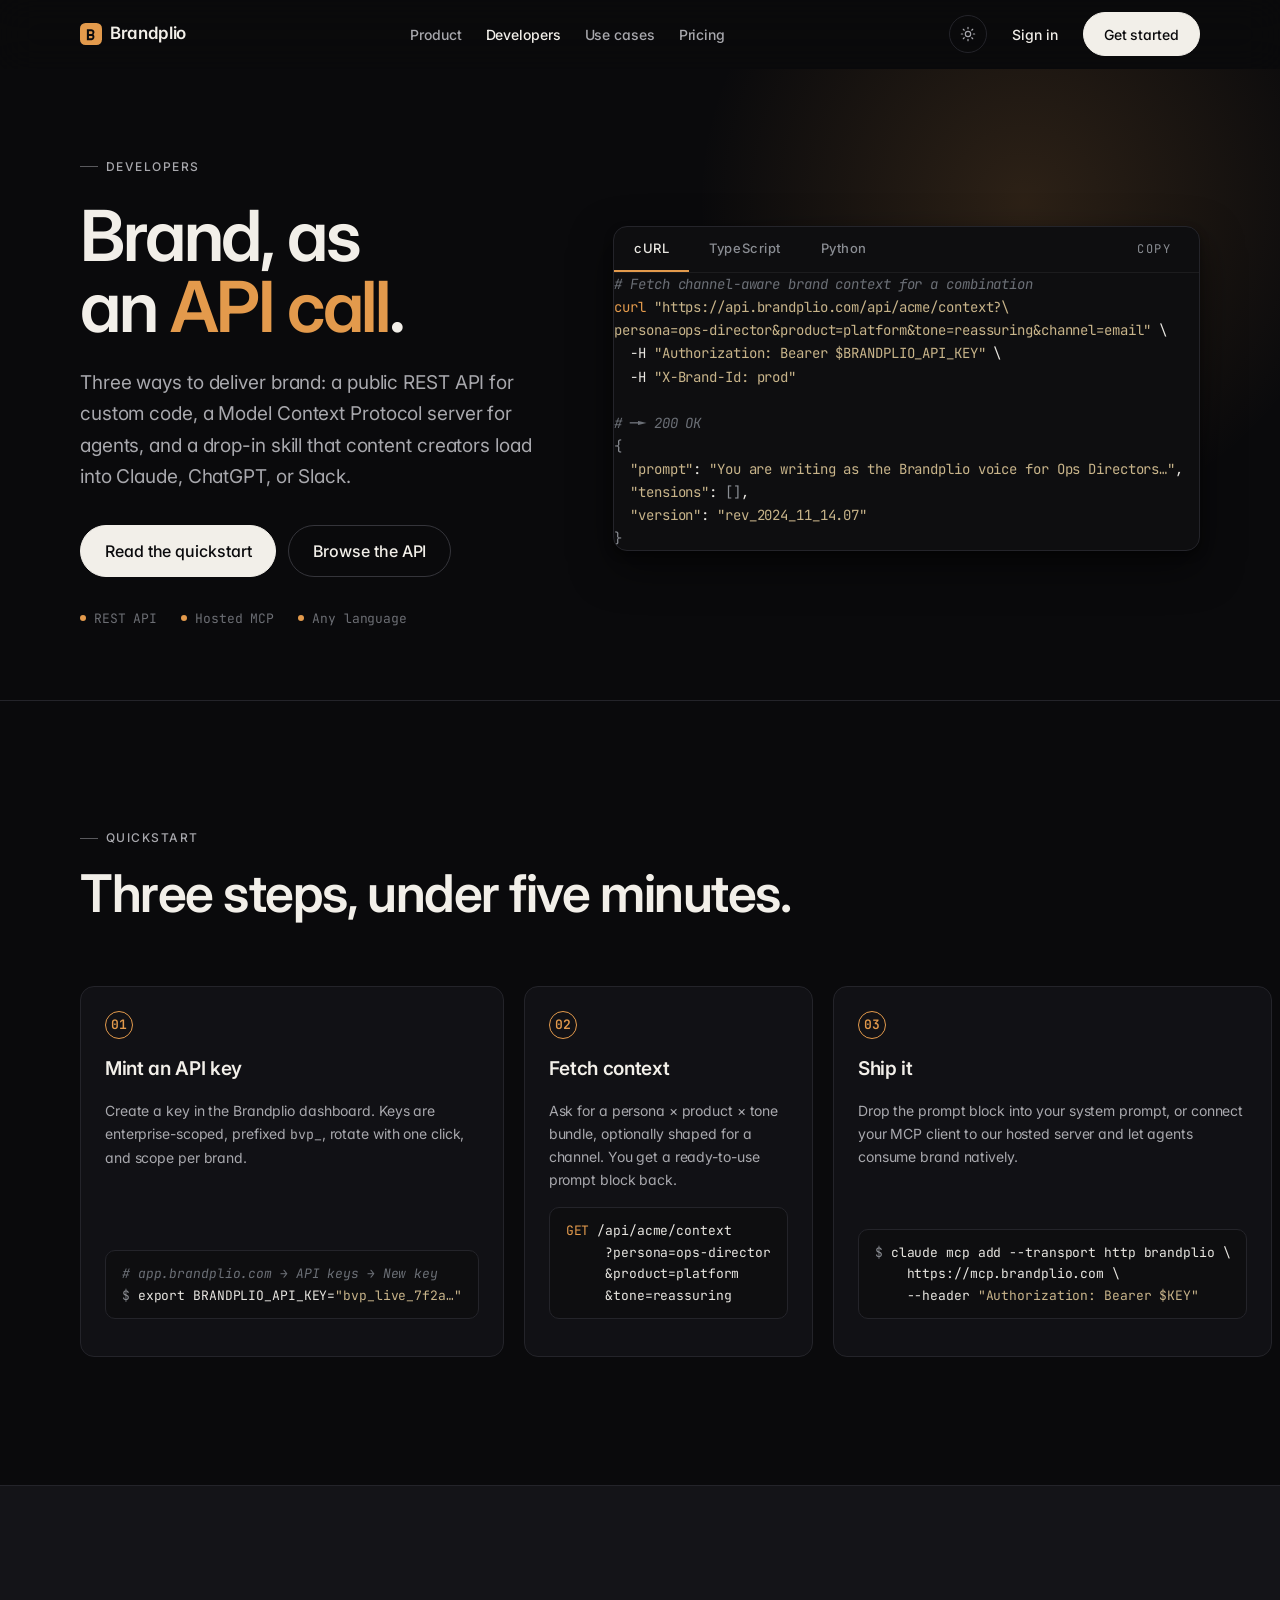
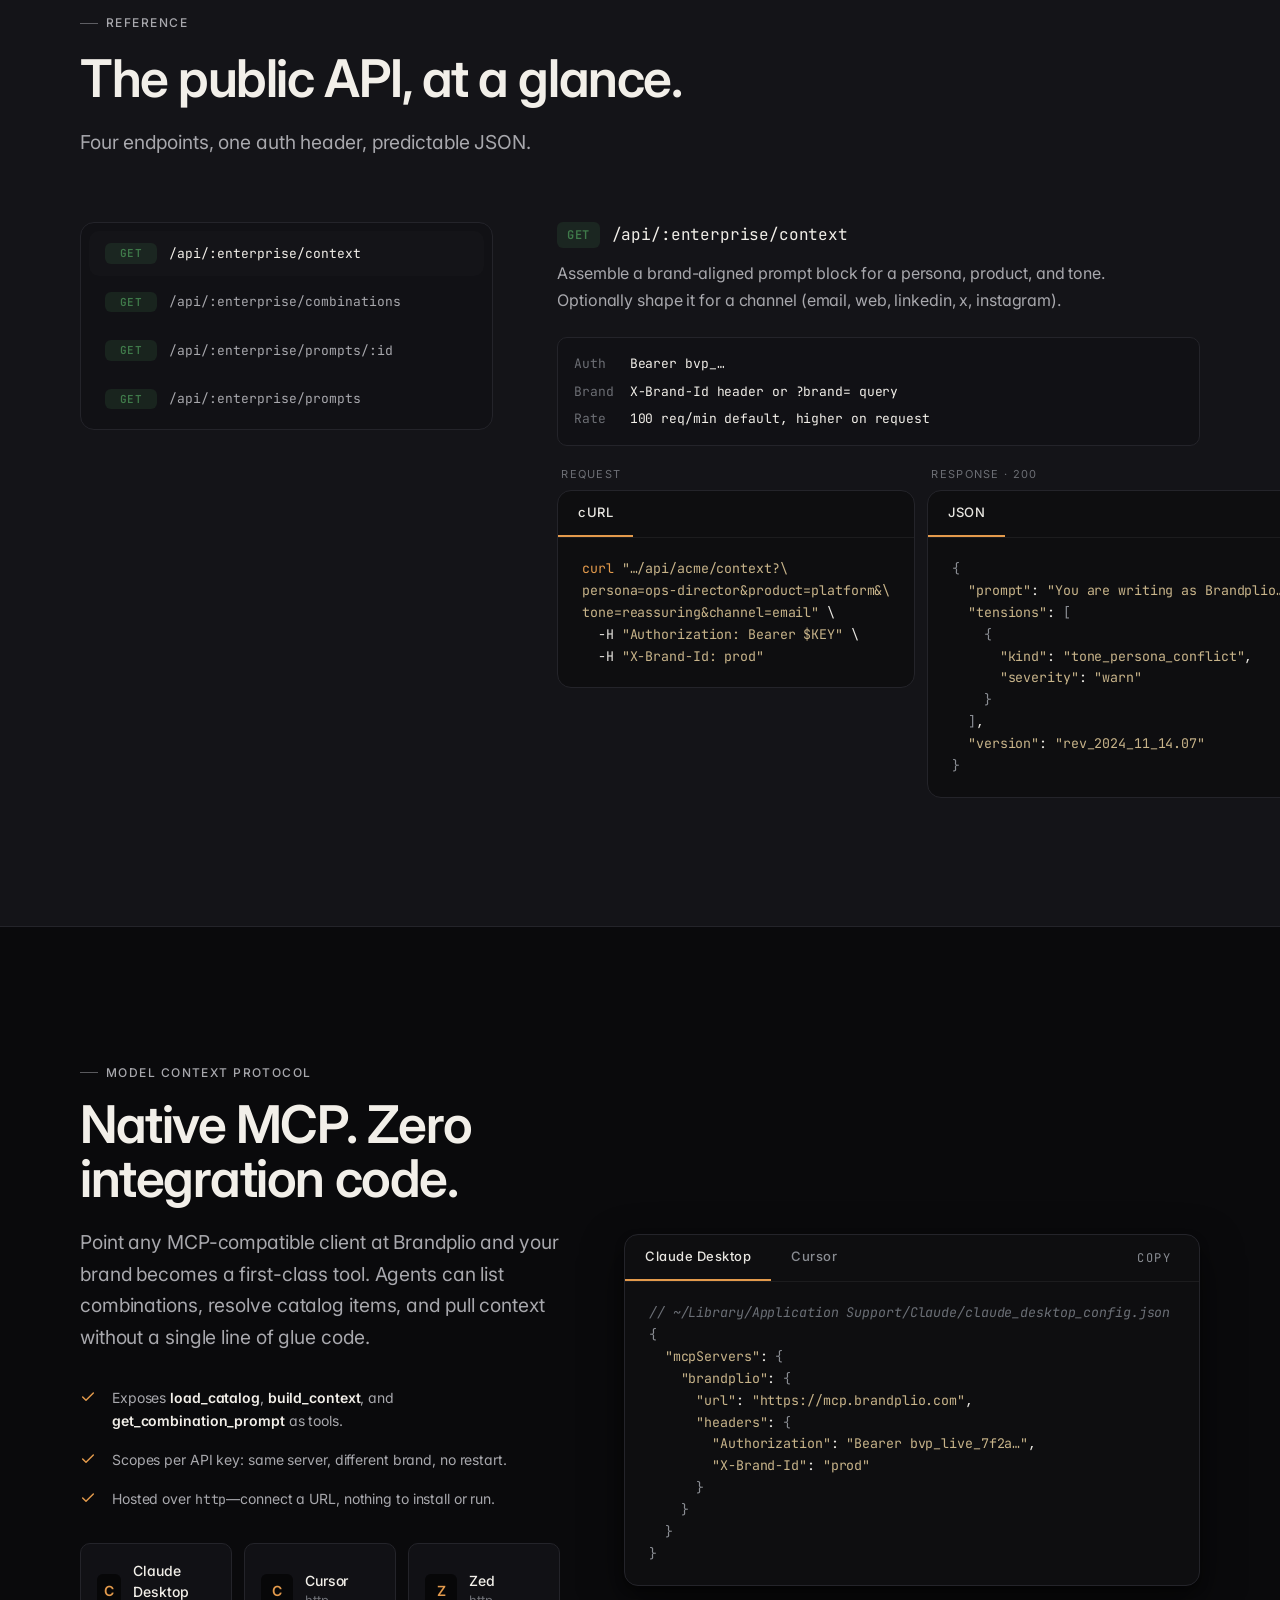
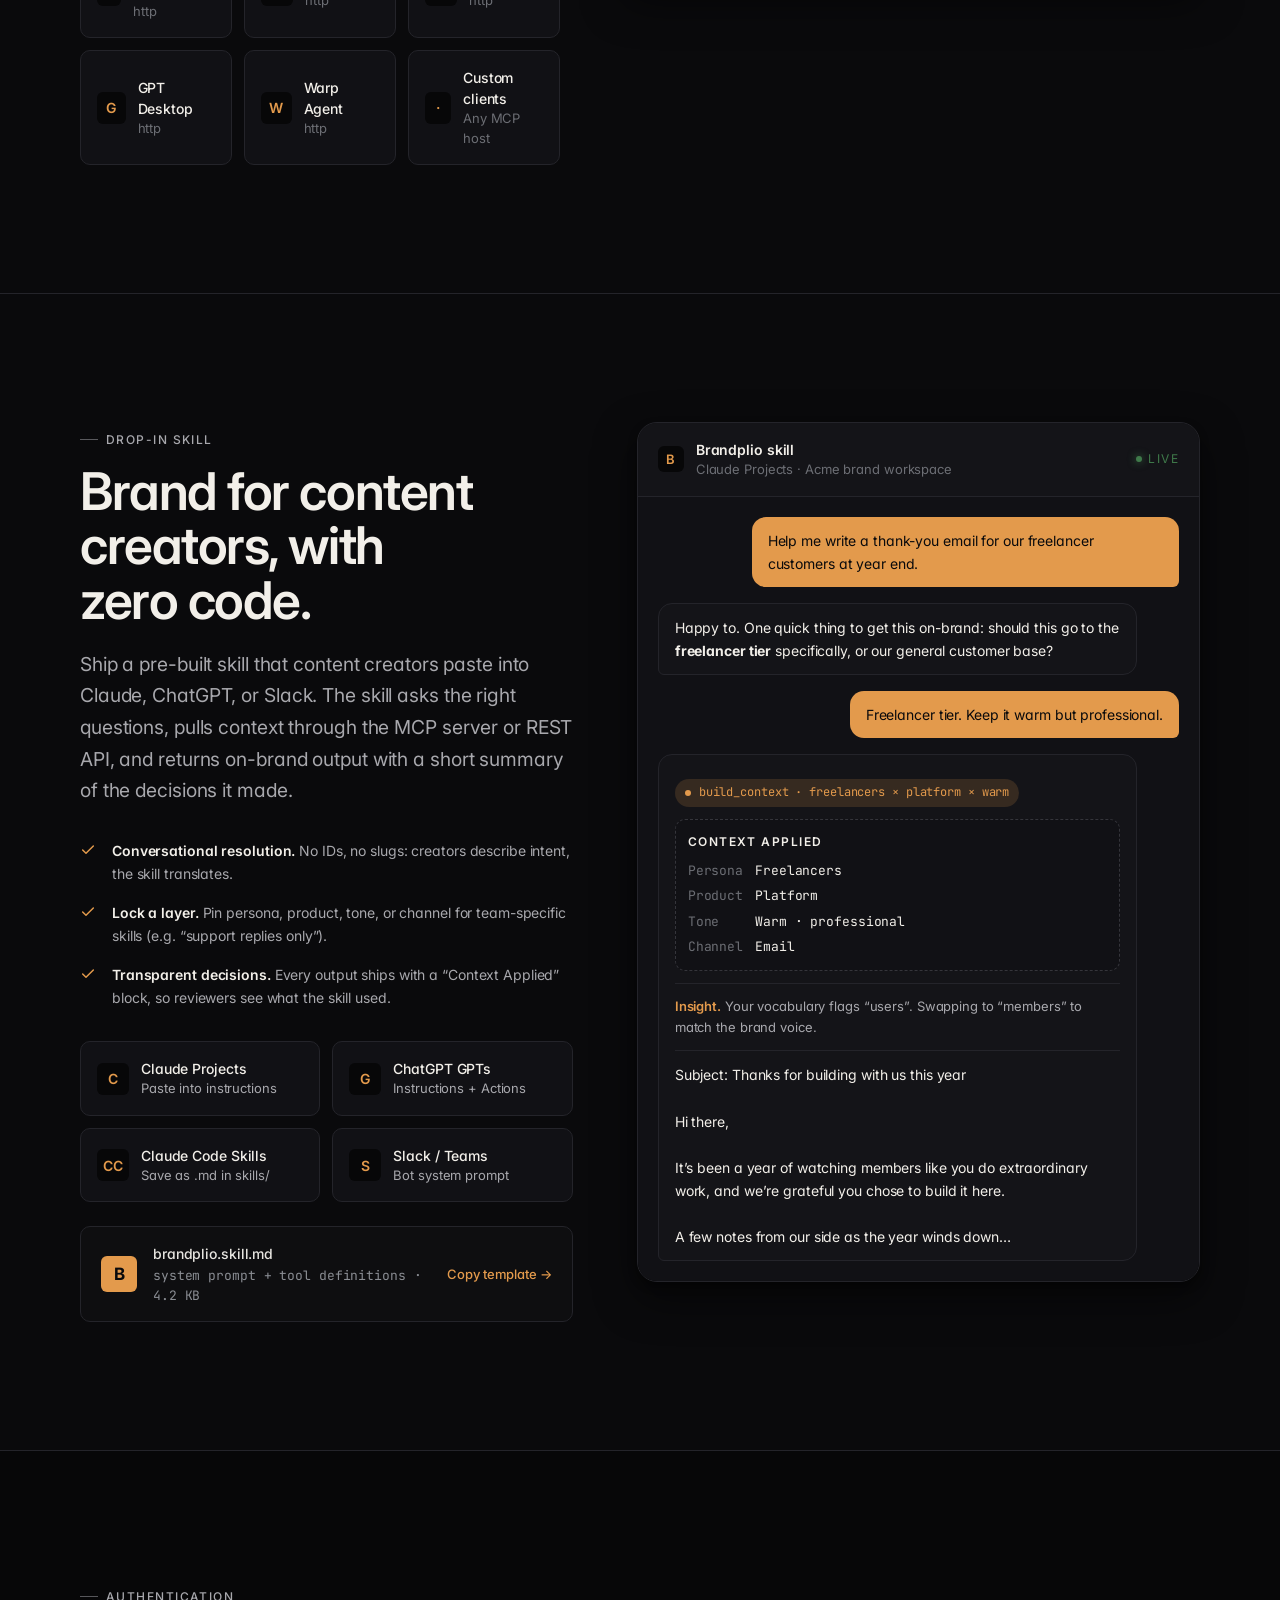
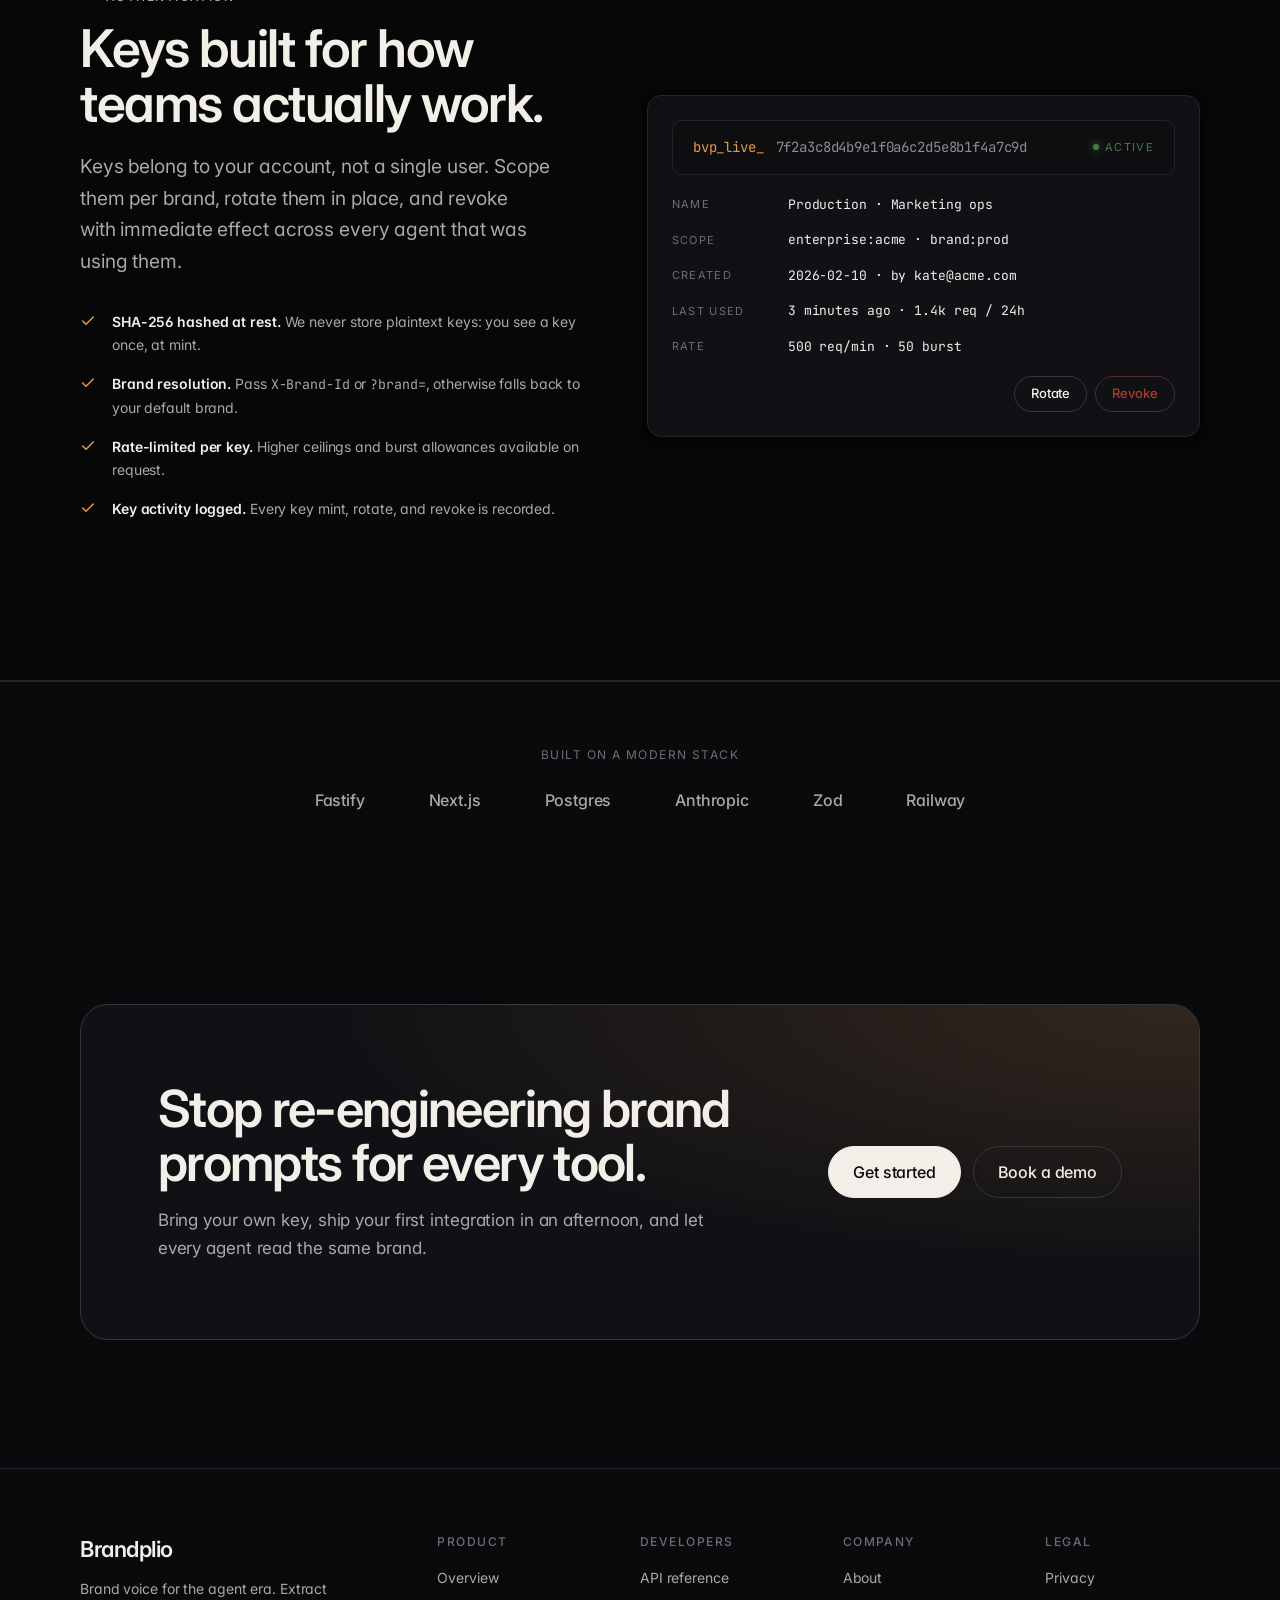
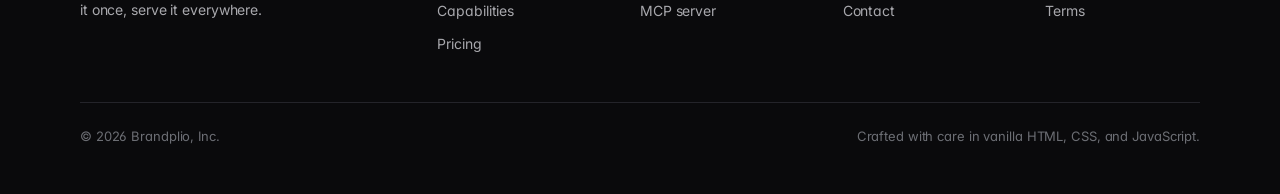
<file: developers/index.html>
<!doctype html>
<html lang="en">
<head>
<meta charset="utf-8" />
<meta name="viewport" content="width=device-width, initial-scale=1, viewport-fit=cover" />
<meta name="color-scheme" content="dark light" />
<title>Developers · Brandplio</title>
<meta name="description" content="Serve brand to every agent. REST API, MCP server, enterprise-scoped keys. Built for the agent era." />
<link rel="canonical" href="https://brandplio.com/developers/" />

<!-- Theme bootstrap: this page defaults to dark unless the user has set a preference -->
<script>
  (function () {
    try {
      var t = localStorage.getItem('bp:theme');
      if (t === 'dark' || t === 'light') {
        document.documentElement.setAttribute('data-theme', t);
      } else {
        document.documentElement.setAttribute('data-theme', 'dark');
      }
    } catch (e) {
      document.documentElement.setAttribute('data-theme', 'dark');
    }
  })();
</script>

<link rel="preconnect" href="https://fonts.googleapis.com" />
<link rel="preconnect" href="https://fonts.gstatic.com" crossorigin />
<link rel="stylesheet" href="https://fonts.googleapis.com/css2?family=Inter:wght@400;500;600;700&family=JetBrains+Mono:wght@400;500&display=swap" />

<link rel="stylesheet" href="../styles/tokens.css" />
<link rel="stylesheet" href="../styles/base.css" />
<link rel="stylesheet" href="../styles/components.css" />
<link rel="stylesheet" href="../styles/developers.css" />

<link rel="icon" type="image/svg+xml" href="data:image/svg+xml,%3Csvg xmlns='http://www.w3.org/2000/svg' viewBox='0 0 32 32'%3E%3Crect width='32' height='32' rx='8' fill='%23C67B2A'/%3E%3Cpath d='M10 9h6.5a4.5 4.5 0 0 1 3.2 7.7A5 5 0 0 1 17 25H10V9zm3 3v4h3.2a2 2 0 1 0 0-4H13zm0 7v3h3.8a1.5 1.5 0 1 0 0-3H13z' fill='%230A0A0C'/%3E%3C/svg%3E" />
</head>

<body>

<!-- ============================= NAV ============================= -->
<header class="nav" id="nav">
  <div class="container nav__inner">
    <a href="../" class="nav__brand" aria-label="Brandplio home">
      <svg class="nav__brand-mark" viewBox="0 0 32 32" aria-hidden="true">
        <style>.bp-m-bg{fill:var(--color-accent)}.bp-m-fg{fill:var(--color-ink-on-accent)}</style>
        <rect class="bp-m-bg" width="32" height="32" rx="8" />
        <path class="bp-m-fg" d="M10 9h6.5a4.5 4.5 0 0 1 3.2 7.7A5 5 0 0 1 17 25H10V9zm3 3v4h3.2a2 2 0 1 0 0-4H13zm0 7v3h3.8a1.5 1.5 0 1 0 0-3H13z"/>
      </svg>
      Brandplio
    </a>

    <nav class="nav__links" aria-label="Primary">
      <a href="../product/" class="nav__link">Product</a>
      <a href="./" class="nav__link" aria-current="page" style="color: var(--color-ink);">Developers</a>
      <a href="../#use-cases" class="nav__link">Use cases</a>
      <a href="../#pricing" class="nav__link">Pricing</a>
    </nav>

    <div class="nav__actions">
      <button class="nav__theme" type="button" id="theme-toggle" aria-label="Toggle color theme" title="Toggle theme">
        <svg class="icon-moon" viewBox="0 0 24 24" fill="none" stroke="currentColor" stroke-width="1.8" stroke-linecap="round" stroke-linejoin="round" aria-hidden="true"><path d="M21 12.8A9 9 0 1 1 11.2 3a7 7 0 0 0 9.8 9.8Z"/></svg>
        <svg class="icon-sun" viewBox="0 0 24 24" fill="none" stroke="currentColor" stroke-width="1.8" stroke-linecap="round" stroke-linejoin="round" aria-hidden="true"><circle cx="12" cy="12" r="4"/><path d="M12 2v2M12 20v2M4.93 4.93l1.41 1.41M17.66 17.66l1.41 1.41M2 12h2M20 12h2M4.93 19.07l1.41-1.41M17.66 6.34l1.41-1.41"/></svg>
      </button>
      <a href="https://app.brandplio.com/" class="btn btn--plain" target="_blank" rel="noopener">Sign in</a>
      <a href="https://app.brandplio.com/" class="btn btn--primary" target="_blank" rel="noopener">Get started</a>
    </div>
  </div>
</header>

<main>

  <!-- ============================= HERO ============================= -->
  <section class="dev-hero">
    <div class="container dev-hero__grid">

      <div class="dev-hero__copy">
        <span class="eyebrow">Developers</span>
        <h1>Brand, as an <em>API call</em>.</h1>
        <p class="dev-hero__sub">
          Three ways to deliver brand: a public REST API for custom code, a
          Model Context Protocol server for agents, and a drop-in skill that
          content creators load into Claude, ChatGPT, or Slack.
        </p>

        <div class="dev-hero__actions">
          <a href="#quickstart" class="btn btn--primary btn--lg">Read the quickstart</a>
          <a href="#reference"  class="btn btn--ghost btn--lg">Browse the API</a>
        </div>

        <div class="dev-hero__meta">
          <span>REST API</span>
          <span>Hosted MCP</span>
          <span>Any language</span>
        </div>
      </div>

      <!-- Code tabs -->
      <div class="codeblock codeblock--xl" data-codetabs>
        <div class="codeblock__head">
          <div class="codeblock__tabs" role="tablist">
            <button class="codeblock__tab" role="tab" aria-selected="true"  data-tab="curl">cURL</button>
            <button class="codeblock__tab" role="tab" aria-selected="false" data-tab="ts">TypeScript</button>
            <button class="codeblock__tab" role="tab" aria-selected="false" data-tab="py">Python</button>
          </div>
          <button class="codeblock__copy" type="button" data-copy>Copy</button>
        </div>

        <div class="codeblock__panes">
<pre class="codeblock__pane" data-pane="curl" data-active="true"><span class="tok-comment"># Fetch channel-aware brand context for a combination</span>
<span class="tok-kw">curl</span> <span class="tok-str">"https://api.brandplio.com/api/acme/context?\
persona=ops-director&amp;product=platform&amp;tone=reassuring&amp;channel=email"</span> \
  -H <span class="tok-str">"Authorization: Bearer $BRANDPLIO_API_KEY"</span> \
  -H <span class="tok-str">"X-Brand-Id: prod"</span>

<span class="tok-comment"># ─► 200 OK</span>
<span class="tok-dim">{</span>
  <span class="tok-str">"prompt"</span>: <span class="tok-str">"You are writing as the Brandplio voice for Ops Directors…"</span>,
  <span class="tok-str">"tensions"</span>: <span class="tok-dim">[]</span>,
  <span class="tok-str">"version"</span>: <span class="tok-str">"rev_2024_11_14.07"</span>
<span class="tok-dim">}</span></pre>

<pre class="codeblock__pane" data-pane="ts"><span class="tok-comment">// Node 18+ or the browser — no SDK, just fetch</span>
<span class="tok-kw">const</span> params = <span class="tok-kw">new</span> <span class="tok-fn">URLSearchParams</span>({
  persona: <span class="tok-str">"ops-director"</span>,
  product: <span class="tok-str">"platform"</span>,
  tone:    <span class="tok-str">"reassuring"</span>,
  channel: <span class="tok-str">"email"</span>,
});

<span class="tok-kw">const</span> res = <span class="tok-kw">await</span> <span class="tok-fn">fetch</span>(
  <span class="tok-str">`https://api.brandplio.com/api/acme/context?${params}`</span>,
  <span class="tok-dim">{</span> headers: <span class="tok-dim">{</span>
    <span class="tok-str">"Authorization"</span>: <span class="tok-str">`Bearer ${process.env.BRANDPLIO_API_KEY}`</span>,
    <span class="tok-str">"X-Brand-Id"</span>: <span class="tok-str">"prod"</span>,
  <span class="tok-dim">} }</span>,
);

<span class="tok-kw">const</span> { prompt, tensions } = <span class="tok-kw">await</span> res.<span class="tok-fn">json</span>();
<span class="tok-kw">if</span> (tensions.length) reviewQueue.<span class="tok-fn">flag</span>(tensions);</pre>

<pre class="codeblock__pane" data-pane="py"><span class="tok-comment"># pip install requests — no SDK needed</span>
<span class="tok-kw">import</span> os, requests

res = requests.<span class="tok-fn">get</span>(
    <span class="tok-str">"https://api.brandplio.com/api/acme/context"</span>,
    params=<span class="tok-dim">{</span>
        <span class="tok-str">"persona"</span>: <span class="tok-str">"ops-director"</span>,
        <span class="tok-str">"product"</span>: <span class="tok-str">"platform"</span>,
        <span class="tok-str">"tone"</span>:    <span class="tok-str">"reassuring"</span>,
        <span class="tok-str">"channel"</span>: <span class="tok-str">"email"</span>,
    <span class="tok-dim">}</span>,
    headers=<span class="tok-dim">{</span>
        <span class="tok-str">"Authorization"</span>: <span class="tok-str">f"Bearer {os.environ['BRANDPLIO_API_KEY']}"</span>,
        <span class="tok-str">"X-Brand-Id"</span>: <span class="tok-str">"prod"</span>,
    <span class="tok-dim">}</span>,
)

ctx = res.<span class="tok-fn">json</span>()
<span class="tok-kw">if</span> ctx[<span class="tok-str">"tensions"</span>]:
    review_queue.<span class="tok-fn">flag</span>(ctx[<span class="tok-str">"tensions"</span>])</pre>
        </div>
      </div>

    </div>
  </section>

  <!-- ============================= QUICKSTART ============================= -->
  <section class="quickstart" id="quickstart">
    <div class="container">
      <div class="section-head">
        <span class="eyebrow">Quickstart</span>
        <h2 class="display-md">Three steps, under five minutes.</h2>
      </div>

      <div class="quickstart__grid">

        <article class="step">
          <div class="step__num">01</div>
          <h3 class="step__name">Mint an API key</h3>
          <p class="step__desc">Create a key in the Brandplio dashboard. Keys are enterprise-scoped, prefixed <code>bvp_</code>, rotate with one click, and scope per brand.</p>
<pre class="step__snippet"><span class="tok-comment"># app.brandplio.com → API keys → New key</span>
<span class="tok-dim">$</span> export BRANDPLIO_API_KEY=<span class="tok-str">"bvp_live_7f2a…"</span></pre>
        </article>

        <article class="step">
          <div class="step__num">02</div>
          <h3 class="step__name">Fetch context</h3>
          <p class="step__desc">Ask for a persona &times; product &times; tone bundle, optionally shaped for a channel. You get a ready-to-use prompt block back.</p>
<pre class="step__snippet"><span class="tok-kw">GET</span> /api/acme/context
     ?persona=ops-director
     &amp;product=platform
     &amp;tone=reassuring</pre>
        </article>

        <article class="step">
          <div class="step__num">03</div>
          <h3 class="step__name">Ship it</h3>
          <p class="step__desc">Drop the prompt block into your system prompt, or connect your MCP client to our hosted server and let agents consume brand natively.</p>
<pre class="step__snippet"><span class="tok-dim">$</span> claude mcp add --transport http brandplio \
    https://mcp.brandplio.com \
    --header <span class="tok-str">"Authorization: Bearer $KEY"</span></pre>
        </article>

      </div>
    </div>
  </section>

  <!-- ============================= API REFERENCE ============================= -->
  <section class="endpoints" id="reference">
    <div class="container">
      <div class="section-head">
        <span class="eyebrow">Reference</span>
        <h2 class="display-md">The public API, at a glance.</h2>
        <p class="lede">Four endpoints, one auth header, predictable JSON.</p>
      </div>

      <div class="endpoints__grid" data-endpoints>

        <div class="endpoint-list" role="tablist" aria-label="API endpoints">
          <button class="endpoint" role="tab" aria-selected="true"  data-method="GET"  data-endpoint="context">
            <span class="endpoint__method">GET</span>
            <span class="endpoint__path">/api/:enterprise/context</span>
          </button>
          <button class="endpoint" role="tab" aria-selected="false" data-method="GET"  data-endpoint="combinations">
            <span class="endpoint__method">GET</span>
            <span class="endpoint__path">/api/:enterprise/combinations</span>
          </button>
          <button class="endpoint" role="tab" aria-selected="false" data-method="GET"  data-endpoint="prompts-id">
            <span class="endpoint__method">GET</span>
            <span class="endpoint__path">/api/:enterprise/prompts/:id</span>
          </button>
          <button class="endpoint" role="tab" aria-selected="false" data-method="GET"  data-endpoint="prompts">
            <span class="endpoint__method">GET</span>
            <span class="endpoint__path">/api/:enterprise/prompts</span>
          </button>
        </div>

        <div class="endpoint-details">

          <div class="endpoint__detail" data-detail="context" data-active="true">
            <div class="endpoint__headline">
              <span class="endpoint__method">GET</span>
              <code>/api/:enterprise/context</code>
            </div>
            <p class="endpoint__summary">
              Assemble a brand-aligned prompt block for a persona, product, and tone.
              Optionally shape it for a channel (email, web, linkedin, x, instagram).
            </p>
            <dl class="endpoint__meta">
              <dt>Auth</dt><dd>Bearer bvp_&hellip;</dd>
              <dt>Brand</dt><dd>X-Brand-Id header or ?brand= query</dd>
              <dt>Rate</dt><dd>100 req/min default, higher on request</dd>
            </dl>
            <div class="endpoint__io">
              <div>
                <div class="endpoint__io-label">Request</div>
                <div class="codeblock">
                  <div class="codeblock__head">
                    <div class="codeblock__tabs"><span class="codeblock__tab" aria-selected="true">cURL</span></div>
                  </div>
<pre class="codeblock__pane" data-active="true"><span class="tok-kw">curl</span> <span class="tok-str">"…/api/acme/context?\
persona=ops-director&amp;product=platform&amp;\
tone=reassuring&amp;channel=email"</span> \
  -H <span class="tok-str">"Authorization: Bearer $KEY"</span> \
  -H <span class="tok-str">"X-Brand-Id: prod"</span></pre>
                </div>
              </div>
              <div>
                <div class="endpoint__io-label">Response · 200</div>
                <div class="codeblock">
                  <div class="codeblock__head">
                    <div class="codeblock__tabs"><span class="codeblock__tab" aria-selected="true">JSON</span></div>
                  </div>
<pre class="codeblock__pane" data-active="true"><span class="tok-dim">{</span>
  <span class="tok-str">"prompt"</span>: <span class="tok-str">"You are writing as Brandplio…"</span>,
  <span class="tok-str">"tensions"</span>: <span class="tok-dim">[</span>
    <span class="tok-dim">{</span>
      <span class="tok-str">"kind"</span>: <span class="tok-str">"tone_persona_conflict"</span>,
      <span class="tok-str">"severity"</span>: <span class="tok-str">"warn"</span>
    <span class="tok-dim">}</span>
  <span class="tok-dim">]</span>,
  <span class="tok-str">"version"</span>: <span class="tok-str">"rev_2024_11_14.07"</span>
<span class="tok-dim">}</span></pre>
                </div>
              </div>
            </div>
          </div>

          <div class="endpoint__detail" data-detail="combinations">
            <div class="endpoint__headline">
              <span class="endpoint__method">GET</span>
              <code>/api/:enterprise/combinations</code>
            </div>
            <p class="endpoint__summary">
              List all pre-built persona &times; product &times; tone combinations for a brand.
              Useful for agent catalogs and LLM tool discovery.
            </p>
            <dl class="endpoint__meta">
              <dt>Auth</dt><dd>Bearer bvp_&hellip;</dd>
              <dt>Returns</dt><dd>Array of combinations with slug, label, and channel support</dd>
            </dl>
            <div class="endpoint__io">
              <div>
                <div class="endpoint__io-label">Request</div>
                <div class="codeblock">
                  <div class="codeblock__head">
                    <div class="codeblock__tabs"><span class="codeblock__tab" aria-selected="true">cURL</span></div>
                  </div>
<pre class="codeblock__pane" data-active="true"><span class="tok-kw">curl</span> <span class="tok-str">"…/api/acme/combinations"</span> \
  -H <span class="tok-str">"Authorization: Bearer $KEY"</span></pre>
                </div>
              </div>
              <div>
                <div class="endpoint__io-label">Response · 200</div>
                <div class="codeblock">
                  <div class="codeblock__head">
                    <div class="codeblock__tabs"><span class="codeblock__tab" aria-selected="true">JSON</span></div>
                  </div>
<pre class="codeblock__pane" data-active="true"><span class="tok-dim">[</span>
  <span class="tok-dim">{</span>
    <span class="tok-str">"id"</span>: <span class="tok-str">"cmb_9jV1…"</span>,
    <span class="tok-str">"slug"</span>: <span class="tok-str">"ops-director-platform-reassuring"</span>,
    <span class="tok-str">"label"</span>: <span class="tok-str">"Ops Director · Platform · Reassuring"</span>,
    <span class="tok-str">"channels"</span>: <span class="tok-dim">[</span><span class="tok-str">"email"</span>, <span class="tok-str">"linkedin"</span>, <span class="tok-str">"web_copy"</span><span class="tok-dim">]</span>
  <span class="tok-dim">}</span>
<span class="tok-dim">]</span></pre>
                </div>
              </div>
            </div>
          </div>

          <div class="endpoint__detail" data-detail="prompts-id">
            <div class="endpoint__headline">
              <span class="endpoint__method">GET</span>
              <code>/api/:enterprise/prompts/:combination_id</code>
            </div>
            <p class="endpoint__summary">
              Fetch the stored, pre-assembled prompt for a specific combination.
              Channel-aware via <code>?channel=</code>, returns plain text or JSON.
            </p>
            <dl class="endpoint__meta">
              <dt>Auth</dt><dd>Bearer bvp_&hellip;</dd>
              <dt>Query</dt><dd>channel (optional), format=text|json</dd>
              <dt>Cache</dt><dd>Returned with ETag · typically sub-10ms at the edge</dd>
            </dl>
            <div class="endpoint__io">
              <div>
                <div class="endpoint__io-label">Request</div>
                <div class="codeblock">
                  <div class="codeblock__head">
                    <div class="codeblock__tabs"><span class="codeblock__tab" aria-selected="true">cURL</span></div>
                  </div>
<pre class="codeblock__pane" data-active="true"><span class="tok-kw">curl</span> <span class="tok-str">"…/api/acme/prompts/cmb_9jV1?channel=email"</span> \
  -H <span class="tok-str">"Authorization: Bearer $KEY"</span> \
  -H <span class="tok-str">"Accept: text/plain"</span></pre>
                </div>
              </div>
              <div>
                <div class="endpoint__io-label">Response · 200 (text/plain)</div>
                <div class="codeblock">
                  <div class="codeblock__head">
                    <div class="codeblock__tabs"><span class="codeblock__tab" aria-selected="true">TEXT</span></div>
                  </div>
<pre class="codeblock__pane" data-active="true"><span class="tok-dim">You are writing as Brandplio, the brand voice platform.
Audience: Operations Directors managing multiple brands.
Tone: Reassuring. Acknowledge risk, lead with control.
Channel: Email. Subject under 60 chars, one clear ask…</span></pre>
                </div>
              </div>
            </div>
          </div>

          <div class="endpoint__detail" data-detail="prompts">
            <div class="endpoint__headline">
              <span class="endpoint__method">GET</span>
              <code>/api/:enterprise/prompts</code>
            </div>
            <p class="endpoint__summary">
              Enumerate every stored prompt across the brand, with metadata for
              combination, channel, version, and last-updated timestamp. Useful
              for syncing a read-through cache in your own infrastructure.
            </p>
            <dl class="endpoint__meta">
              <dt>Auth</dt><dd>Bearer bvp_&hellip;</dd>
              <dt>Returns</dt><dd>Paginated array, Link header for next page</dd>
            </dl>
            <div class="endpoint__io">
              <div>
                <div class="endpoint__io-label">Request</div>
                <div class="codeblock">
                  <div class="codeblock__head">
                    <div class="codeblock__tabs"><span class="codeblock__tab" aria-selected="true">cURL</span></div>
                  </div>
<pre class="codeblock__pane" data-active="true"><span class="tok-kw">curl</span> <span class="tok-str">"…/api/acme/prompts?limit=50"</span> \
  -H <span class="tok-str">"Authorization: Bearer $KEY"</span></pre>
                </div>
              </div>
              <div>
                <div class="endpoint__io-label">Response · 200</div>
                <div class="codeblock">
                  <div class="codeblock__head">
                    <div class="codeblock__tabs"><span class="codeblock__tab" aria-selected="true">JSON</span></div>
                  </div>
<pre class="codeblock__pane" data-active="true"><span class="tok-dim">{</span>
  <span class="tok-str">"data"</span>: <span class="tok-dim">[</span>
    <span class="tok-dim">{</span>
      <span class="tok-str">"combination_id"</span>: <span class="tok-str">"cmb_9jV1"</span>,
      <span class="tok-str">"channel"</span>: <span class="tok-str">"email"</span>,
      <span class="tok-str">"version"</span>: <span class="tok-str">"rev_2024_11_14.07"</span>,
      <span class="tok-str">"updated_at"</span>: <span class="tok-str">"2024-11-14T10:18:22Z"</span>
    <span class="tok-dim">}</span>
  <span class="tok-dim">]</span>,
  <span class="tok-str">"next"</span>: <span class="tok-str">"/api/acme/prompts?cursor=…"</span>
<span class="tok-dim">}</span></pre>
                </div>
              </div>
            </div>
          </div>

        </div>

      </div>
    </div>
  </section>

  <!-- ============================= MCP ============================= -->
  <section class="mcp" id="mcp">
    <div class="container mcp__grid">

      <div>
        <span class="eyebrow">Model Context Protocol</span>
        <h2 class="display-md" style="margin-top: var(--space-4); margin-bottom: var(--space-5);">
          Native MCP. Zero integration code.
        </h2>
        <p class="lede" style="margin-bottom: var(--space-6);">
          Point any MCP-compatible client at Brandplio and your brand becomes a
          first-class tool. Agents can list combinations, resolve catalog items,
          and pull context without a single line of glue code.
        </p>

        <ul class="dev-feat" style="margin-bottom: var(--space-6);">
          <li>
            <svg viewBox="0 0 24 24" fill="none" stroke="currentColor" stroke-width="2.2" stroke-linecap="round" stroke-linejoin="round" aria-hidden="true"><path d="M20 6 9 17l-5-5"/></svg>
            <span>Exposes <b>load_catalog</b>, <b>build_context</b>, and <b>get_combination_prompt</b> as tools.</span>
          </li>
          <li>
            <svg viewBox="0 0 24 24" fill="none" stroke="currentColor" stroke-width="2.2" stroke-linecap="round" stroke-linejoin="round" aria-hidden="true"><path d="M20 6 9 17l-5-5"/></svg>
            <span>Scopes per API key: same server, different brand, no restart.</span>
          </li>
          <li>
            <svg viewBox="0 0 24 24" fill="none" stroke="currentColor" stroke-width="2.2" stroke-linecap="round" stroke-linejoin="round" aria-hidden="true"><path d="M20 6 9 17l-5-5"/></svg>
            <span>Hosted over <code>http</code>&mdash;connect a URL, nothing to install or run.</span>
          </li>
        </ul>

        <div class="mcp__clients">
          <div class="client">
            <div class="client__mark">C</div>
            <div><strong>Claude Desktop</strong><small>http</small></div>
          </div>
          <div class="client">
            <div class="client__mark">C</div>
            <div><strong>Cursor</strong><small>http</small></div>
          </div>
          <div class="client">
            <div class="client__mark">Z</div>
            <div><strong>Zed</strong><small>http</small></div>
          </div>
          <div class="client">
            <div class="client__mark">G</div>
            <div><strong>GPT Desktop</strong><small>http</small></div>
          </div>
          <div class="client">
            <div class="client__mark">W</div>
            <div><strong>Warp Agent</strong><small>http</small></div>
          </div>
          <div class="client">
            <div class="client__mark">&middot;</div>
            <div><strong>Custom clients</strong><small>Any MCP host</small></div>
          </div>
        </div>
      </div>

      <div class="codeblock" data-codetabs>
        <div class="codeblock__head">
          <div class="codeblock__tabs" role="tablist">
            <button class="codeblock__tab" role="tab" aria-selected="true"  data-tab="claude">Claude Desktop</button>
            <button class="codeblock__tab" role="tab" aria-selected="false" data-tab="cursor">Cursor</button>
          </div>
          <button class="codeblock__copy" type="button" data-copy>Copy</button>
        </div>
        <div class="codeblock__panes">
<pre class="codeblock__pane" data-pane="claude" data-active="true"><span class="tok-comment">// ~/Library/Application Support/Claude/claude_desktop_config.json</span>
<span class="tok-dim">{</span>
  <span class="tok-str">"mcpServers"</span>: <span class="tok-dim">{</span>
    <span class="tok-str">"brandplio"</span>: <span class="tok-dim">{</span>
      <span class="tok-str">"url"</span>: <span class="tok-str">"https://mcp.brandplio.com"</span>,
      <span class="tok-str">"headers"</span>: <span class="tok-dim">{</span>
        <span class="tok-str">"Authorization"</span>: <span class="tok-str">"Bearer bvp_live_7f2a…"</span>,
        <span class="tok-str">"X-Brand-Id"</span>: <span class="tok-str">"prod"</span>
      <span class="tok-dim">}</span>
    <span class="tok-dim">}</span>
  <span class="tok-dim">}</span>
<span class="tok-dim">}</span></pre>
<pre class="codeblock__pane" data-pane="cursor"><span class="tok-comment">// ~/.cursor/mcp.json</span>
<span class="tok-dim">{</span>
  <span class="tok-str">"mcpServers"</span>: <span class="tok-dim">{</span>
    <span class="tok-str">"brandplio"</span>: <span class="tok-dim">{</span>
      <span class="tok-str">"url"</span>: <span class="tok-str">"https://mcp.brandplio.com"</span>,
      <span class="tok-str">"headers"</span>: <span class="tok-dim">{</span>
        <span class="tok-str">"Authorization"</span>: <span class="tok-str">"Bearer bvp_live_7f2a…"</span>
      <span class="tok-dim">}</span>
    <span class="tok-dim">}</span>
  <span class="tok-dim">}</span>
<span class="tok-dim">}</span></pre>
        </div>
      </div>

    </div>
  </section>

  <!-- ============================= SKILLS ============================= -->
  <section class="skills" id="skills">
    <div class="container skills__grid">

      <div>
        <span class="eyebrow">Drop-in skill</span>
        <h2 class="display-md" style="margin-top: var(--space-4); margin-bottom: var(--space-5);">
          Brand for content creators, with zero code.
        </h2>
        <p class="lede" style="margin-bottom: var(--space-6);">
          Ship a pre-built skill that content creators paste into Claude, ChatGPT,
          or Slack. The skill asks the right questions, pulls context through the
          MCP server or REST API, and returns on-brand output with a short
          summary of the decisions it made.
        </p>

        <ul class="dev-feat">
          <li>
            <svg viewBox="0 0 24 24" fill="none" stroke="currentColor" stroke-width="2.2" stroke-linecap="round" stroke-linejoin="round" aria-hidden="true"><path d="M20 6 9 17l-5-5"/></svg>
            <span><b>Conversational resolution.</b> No IDs, no slugs: creators describe intent, the skill translates.</span>
          </li>
          <li>
            <svg viewBox="0 0 24 24" fill="none" stroke="currentColor" stroke-width="2.2" stroke-linecap="round" stroke-linejoin="round" aria-hidden="true"><path d="M20 6 9 17l-5-5"/></svg>
            <span><b>Lock a layer.</b> Pin persona, product, tone, or channel for team-specific skills (e.g. &ldquo;support replies only&rdquo;).</span>
          </li>
          <li>
            <svg viewBox="0 0 24 24" fill="none" stroke="currentColor" stroke-width="2.2" stroke-linecap="round" stroke-linejoin="round" aria-hidden="true"><path d="M20 6 9 17l-5-5"/></svg>
            <span><b>Transparent decisions.</b> Every output ships with a &ldquo;Context Applied&rdquo; block, so reviewers see what the skill used.</span>
          </li>
        </ul>

        <div class="skills__hosts">
          <div class="client">
            <div class="client__mark">C</div>
            <div><strong>Claude Projects</strong><small>Paste into instructions</small></div>
          </div>
          <div class="client">
            <div class="client__mark">G</div>
            <div><strong>ChatGPT GPTs</strong><small>Instructions + Actions</small></div>
          </div>
          <div class="client">
            <div class="client__mark">CC</div>
            <div><strong>Claude Code Skills</strong><small>Save as .md in skills/</small></div>
          </div>
          <div class="client">
            <div class="client__mark">S</div>
            <div><strong>Slack / Teams</strong><small>Bot system prompt</small></div>
          </div>
        </div>

        <div class="skill-template">
          <div class="skill-template__icon">B</div>
          <div>
            <div class="skill-template__name">brandplio.skill.md</div>
            <div class="skill-template__meta">system prompt + tool definitions &middot; 4.2 KB</div>
          </div>
          <a href="#" class="skill-template__cta">Copy template →</a>
        </div>
      </div>

      <!-- Transcript mockup -->
      <div class="transcript" role="figure" aria-label="Sample conversation with the Brandplio skill">
        <div class="transcript__head">
          <div class="client__mark">B</div>
          <div class="transcript__head-text">
            <strong>Brandplio skill</strong>
            <small>Claude Projects · Acme brand workspace</small>
          </div>
          <div class="transcript__head-status">live</div>
        </div>

        <div class="transcript__body">

          <div class="msg msg--user">
            Help me write a thank-you email for our freelancer customers at year end.
          </div>

          <div class="msg msg--agent">
            Happy to. One quick thing to get this on-brand: should this go to
            the <b>freelancer tier</b> specifically, or our general customer base?
          </div>

          <div class="msg msg--user">
            Freelancer tier. Keep it warm but professional.
          </div>

          <div class="msg msg--agent">
            <span class="msg__tool-call">build_context · freelancers × platform × warm</span>

            <div class="msg__summary">
              <strong>Context Applied</strong>
              <dl>
                <dt>Persona</dt><dd>Freelancers</dd>
                <dt>Product</dt><dd>Platform</dd>
                <dt>Tone</dt><dd>Warm &middot; professional</dd>
                <dt>Channel</dt><dd>Email</dd>
              </dl>
            </div>

            <div class="msg__insight">
              <b>Insight.</b> Your vocabulary flags &ldquo;users&rdquo;. Swapping to
              &ldquo;members&rdquo; to match the brand voice.
            </div>

            <div class="msg__output">Subject: Thanks for building with us this year

Hi there,

It&rsquo;s been a year of watching members like you do extraordinary
work, and we&rsquo;re grateful you chose to build it here.

A few notes from our side as the year winds down&hellip;</div>
          </div>

        </div>
      </div>

    </div>
  </section>

  <!-- ============================= AUTH ============================= -->
  <section class="auth">
    <div class="container auth__grid">

      <div>
        <span class="eyebrow">Authentication</span>
        <h2 class="display-md" style="margin-top: var(--space-4); margin-bottom: var(--space-5);">
          Keys built for how teams actually work.
        </h2>
        <p class="lede" style="margin-bottom: var(--space-6);">
          Keys belong to your account, not a single user. Scope them per brand,
          rotate them in place, and revoke with immediate effect across every
          agent that was using them.
        </p>

        <ul class="dev-feat">
          <li>
            <svg viewBox="0 0 24 24" fill="none" stroke="currentColor" stroke-width="2.2" stroke-linecap="round" stroke-linejoin="round" aria-hidden="true"><path d="M20 6 9 17l-5-5"/></svg>
            <span><b>SHA-256 hashed at rest.</b> We never store plaintext keys: you see a key once, at mint.</span>
          </li>
          <li>
            <svg viewBox="0 0 24 24" fill="none" stroke="currentColor" stroke-width="2.2" stroke-linecap="round" stroke-linejoin="round" aria-hidden="true"><path d="M20 6 9 17l-5-5"/></svg>
            <span><b>Brand resolution.</b> Pass <code>X-Brand-Id</code> or <code>?brand=</code>, otherwise falls back to your default brand.</span>
          </li>
          <li>
            <svg viewBox="0 0 24 24" fill="none" stroke="currentColor" stroke-width="2.2" stroke-linecap="round" stroke-linejoin="round" aria-hidden="true"><path d="M20 6 9 17l-5-5"/></svg>
            <span><b>Rate-limited per key.</b> Higher ceilings and burst allowances available on request.</span>
          </li>
          <li>
            <svg viewBox="0 0 24 24" fill="none" stroke="currentColor" stroke-width="2.2" stroke-linecap="round" stroke-linejoin="round" aria-hidden="true"><path d="M20 6 9 17l-5-5"/></svg>
            <span><b>Key activity logged.</b> Every key mint, rotate, and revoke is recorded.</span>
          </li>
        </ul>
      </div>

      <div class="keycard" role="figure" aria-label="API key example">
        <div class="keycard__key">
          <span class="keycard__key-prefix">bvp_live_</span>
          <span class="keycard__key-body">7f2a3c8d4b9e1f0a6c2d5e8b1f4a7c9d</span>
          <span class="keycard__key-status">Active</span>
        </div>
        <dl class="keycard__row">
          <dt>Name</dt><dd>Production &middot; Marketing ops</dd>
          <dt>Scope</dt><dd>enterprise:acme &middot; brand:prod</dd>
          <dt>Created</dt><dd>2026-02-10 &middot; by kate@acme.com</dd>
          <dt>Last used</dt><dd>3 minutes ago &middot; 1.4k req / 24h</dd>
          <dt>Rate</dt><dd>500 req/min &middot; 50 burst</dd>
        </dl>
        <div style="display:flex; gap: var(--space-2); justify-content: flex-end;">
          <button class="btn btn--ghost" style="height: 36px; padding: 0 var(--space-4); font-size: var(--text-xs);">Rotate</button>
          <button class="btn btn--ghost" style="height: 36px; padding: 0 var(--space-4); font-size: var(--text-xs); color: var(--color-signal-risk); border-color: color-mix(in srgb, var(--color-signal-risk) 30%, var(--color-border));">Revoke</button>
        </div>
      </div>

    </div>
  </section>

  <!-- ============================= STACK ============================= -->
  <section class="stack">
    <div class="container">
      <p class="stack__label">Built on a modern stack</p>
      <div class="stack__row">
        <span>Fastify</span>
        <span>Next.js</span>
        <span>Postgres</span>
        <span>Anthropic</span>
        <span>Zod</span>
        <span>Railway</span>
      </div>
    </div>
  </section>

  <!-- ============================= CTA BAND ============================= -->
  <section class="dev-cta" id="sandbox">
    <div class="container">
      <div class="dev-cta__inner">
        <div>
          <h2>Stop re-engineering brand prompts for every tool.</h2>
          <p>Bring your own key, ship your first integration in an afternoon, and let every agent read the same brand.</p>
        </div>
        <div class="dev-cta__actions">
          <a href="https://app.brandplio.com/" class="btn btn--primary btn--lg" target="_blank" rel="noopener">Get started</a>
          <a href="mailto:demos@brandplio.com?subject=Brandplio%20demo%20request" class="btn btn--ghost btn--lg">Book a demo</a>
        </div>
      </div>
    </div>
  </section>

</main>

<!-- ============================= FOOTER ============================= -->
<footer class="footer">
  <div class="container">
    <div class="footer__grid">
      <div class="footer__brand">
        <div class="footer__brand-name">Brandplio</div>
        <p class="footer__tag">Brand voice for the agent era. Extract it once, serve it everywhere.</p>
      </div>

      <div class="footer__col">
        <h4>Product</h4>
        <ul>
          <li><a href="../product/">Overview</a></li>
          <li><a href="../#capabilities">Capabilities</a></li>
          <li><a href="../#pricing">Pricing</a></li>
        </ul>
      </div>

      <div class="footer__col">
        <h4>Developers</h4>
        <ul>
          <li><a href="#reference">API reference</a></li>
          <li><a href="#">MCP server</a></li>
        </ul>
      </div>

      <div class="footer__col">
        <h4>Company</h4>
        <ul>
          <li><a href="../about/">About</a></li>
          <li><a href="mailto:hello@brandplio.com">Contact</a></li>
        </ul>
      </div>

      <div class="footer__col">
        <h4>Legal</h4>
        <ul>
          <li><a href="../privacy/">Privacy</a></li>
          <li><a href="../terms/">Terms</a></li>
        </ul>
      </div>
    </div>

    <div class="footer__bottom">
      <div>&copy; <span id="year">2026</span> Brandplio, Inc.</div>
      <div>Crafted with care in vanilla HTML, CSS, and JavaScript.</div>
    </div>
  </div>
</footer>

<script type="module" src="../scripts/main.js"></script>

</body>
</html>
</file>
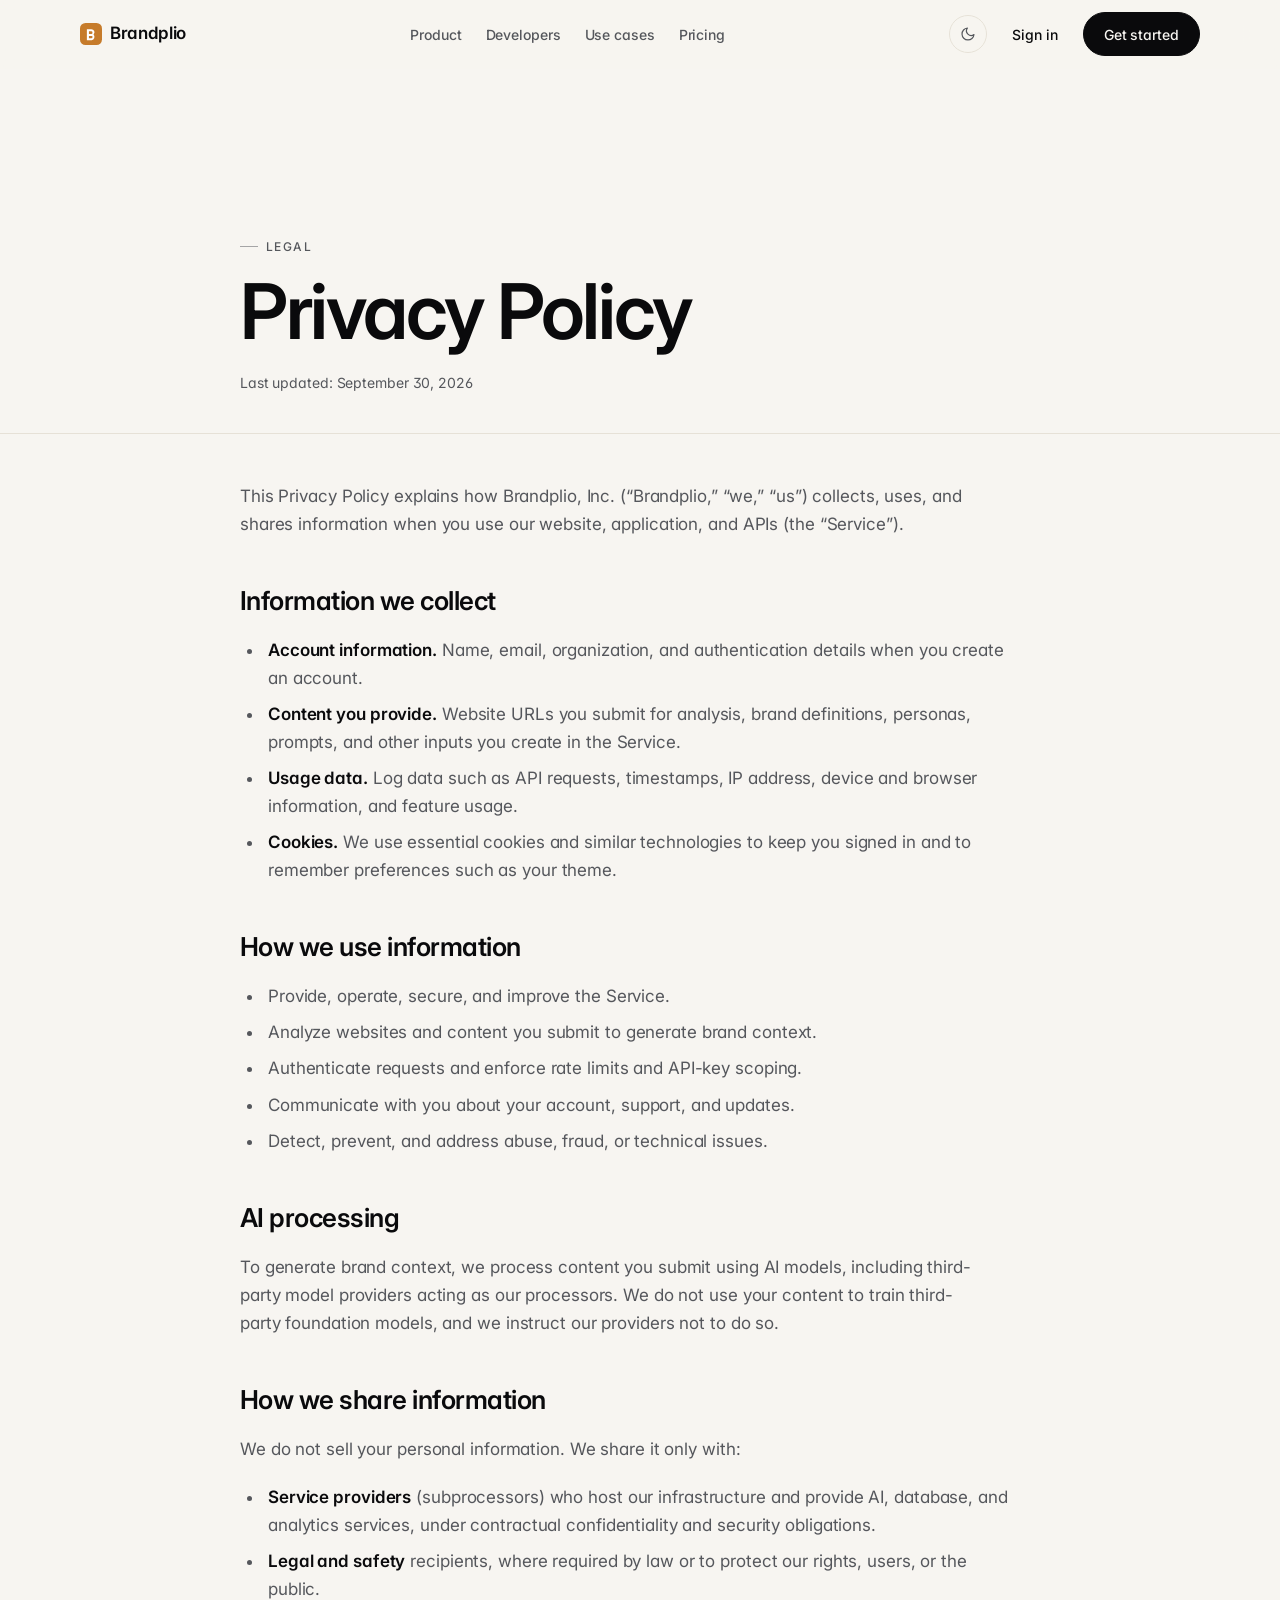
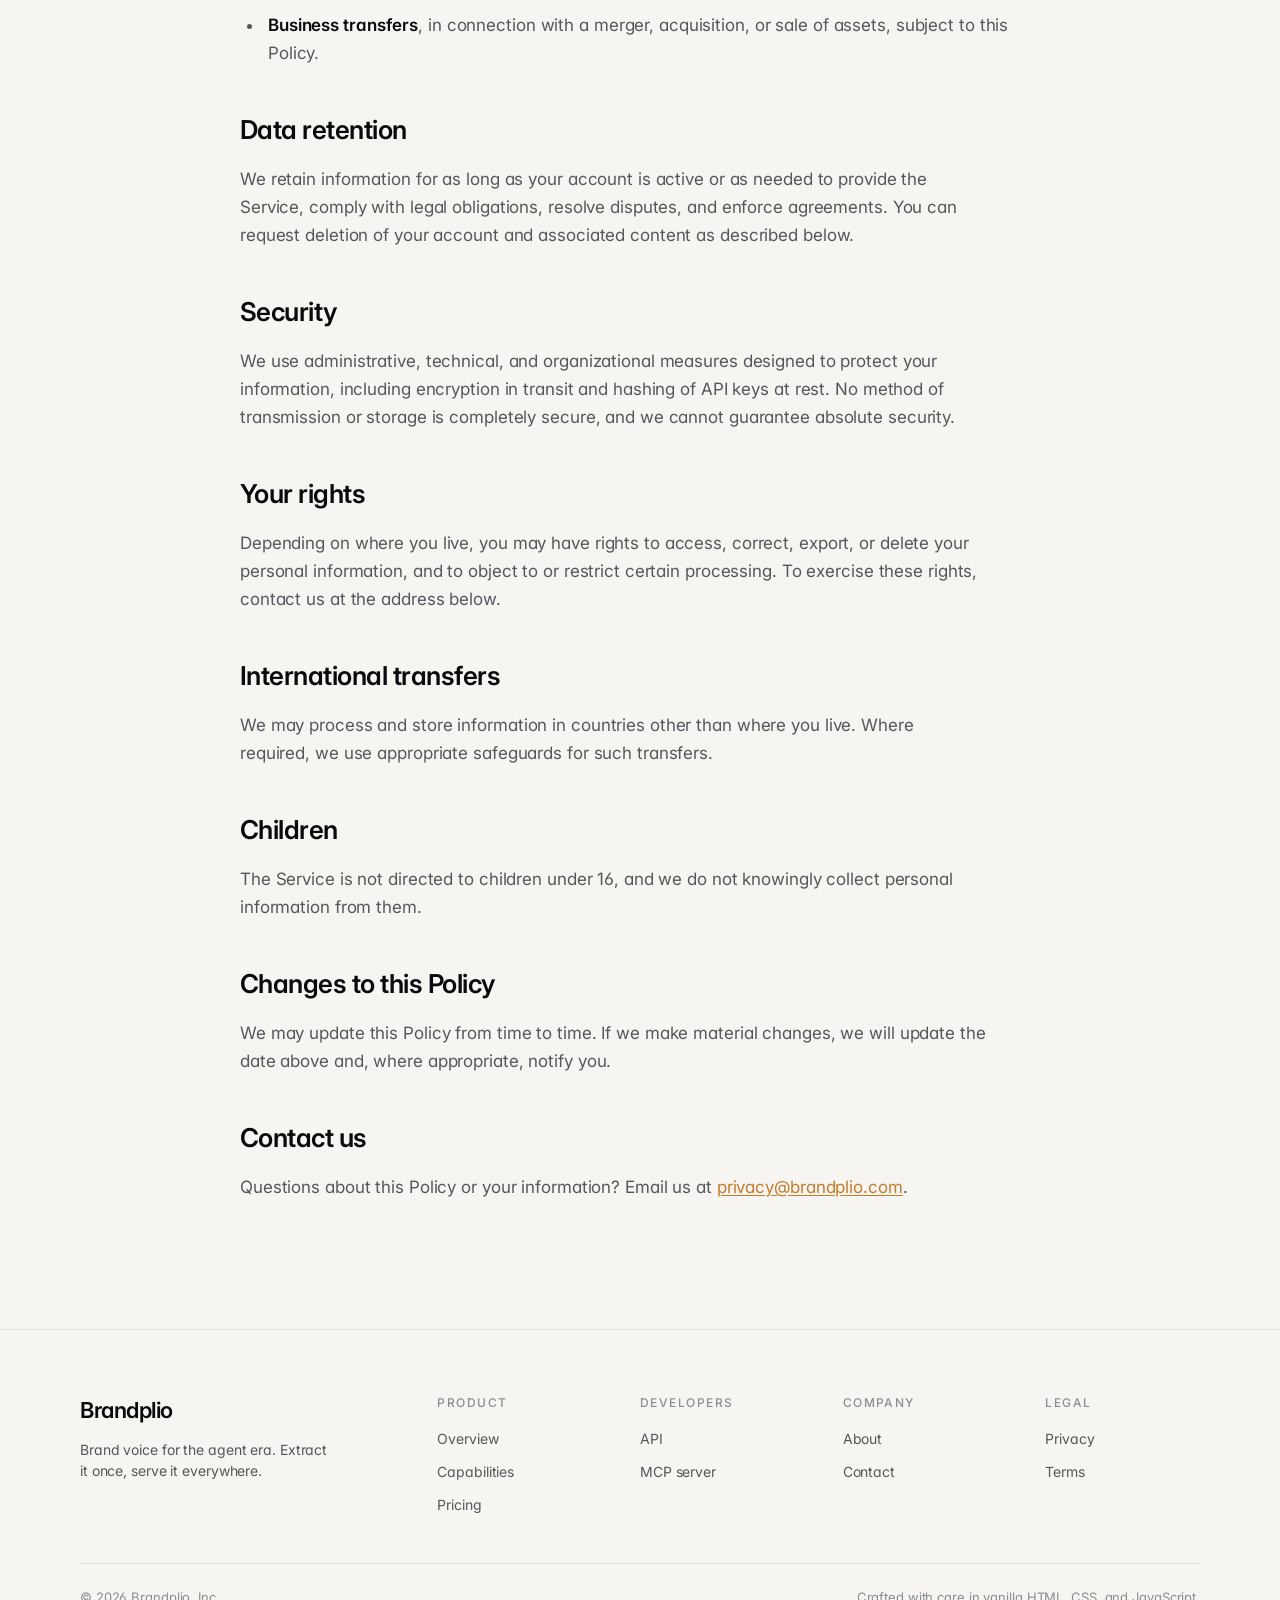
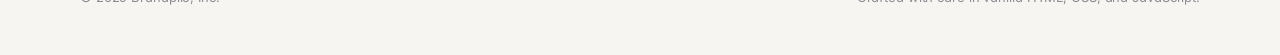
<file: privacy/index.html>
<!doctype html>
<html lang="en">
<head>
<meta charset="utf-8" />
<meta name="viewport" content="width=device-width, initial-scale=1, viewport-fit=cover" />
<meta name="color-scheme" content="light dark" />
<title>Privacy Policy · Brandplio</title>
<meta name="description" content="How Brandplio collects, uses, and protects your information." />
<link rel="canonical" href="https://brandplio.com/privacy/" />
<meta name="robots" content="noindex" />

<script>
  (function () {
    try {
      var t = localStorage.getItem('bp:theme');
      if (t === 'dark' || t === 'light') document.documentElement.setAttribute('data-theme', t);
    } catch (e) {}
  })();
</script>

<link rel="preconnect" href="https://fonts.googleapis.com" />
<link rel="preconnect" href="https://fonts.gstatic.com" crossorigin />
<link rel="stylesheet" href="https://fonts.googleapis.com/css2?family=Inter:wght@400;500;600;700&family=JetBrains+Mono:wght@400;500&display=swap" />

<link rel="stylesheet" href="../styles/tokens.css" />
<link rel="stylesheet" href="../styles/base.css" />
<link rel="stylesheet" href="../styles/components.css" />
<link rel="stylesheet" href="../styles/page.css" />

<link rel="icon" type="image/svg+xml" href="data:image/svg+xml,%3Csvg xmlns='http://www.w3.org/2000/svg' viewBox='0 0 32 32'%3E%3Crect width='32' height='32' rx='8' fill='%23C67B2A'/%3E%3Cpath d='M10 9h6.5a4.5 4.5 0 0 1 3.2 7.7A5 5 0 0 1 17 25H10V9zm3 3v4h3.2a2 2 0 1 0 0-4H13zm0 7v3h3.8a1.5 1.5 0 1 0 0-3H13z' fill='%230A0A0C'/%3E%3C/svg%3E" />
</head>

<body>

<!-- ============================= NAV ============================= -->
<header class="nav" id="nav">
  <div class="container nav__inner">
    <a href="../" class="nav__brand" aria-label="Brandplio home">
      <svg class="nav__brand-mark" viewBox="0 0 32 32" aria-hidden="true">
        <style>.bp-m-bg{fill:var(--color-accent)}.bp-m-fg{fill:var(--color-ink-on-accent)}</style>
        <rect class="bp-m-bg" width="32" height="32" rx="8" />
        <path class="bp-m-fg" d="M10 9h6.5a4.5 4.5 0 0 1 3.2 7.7A5 5 0 0 1 17 25H10V9zm3 3v4h3.2a2 2 0 1 0 0-4H13zm0 7v3h3.8a1.5 1.5 0 1 0 0-3H13z"/>
      </svg>
      Brandplio
    </a>

    <nav class="nav__links" aria-label="Primary">
      <a href="../product/" class="nav__link">Product</a>
      <a href="../developers/" class="nav__link">Developers</a>
      <a href="../#use-cases" class="nav__link">Use cases</a>
      <a href="../#pricing" class="nav__link">Pricing</a>
    </nav>

    <div class="nav__actions">
      <button class="nav__theme" type="button" id="theme-toggle" aria-label="Toggle color theme" title="Toggle theme">
        <svg class="icon-moon" viewBox="0 0 24 24" fill="none" stroke="currentColor" stroke-width="1.8" stroke-linecap="round" stroke-linejoin="round" aria-hidden="true"><path d="M21 12.8A9 9 0 1 1 11.2 3a7 7 0 0 0 9.8 9.8Z"/></svg>
        <svg class="icon-sun" viewBox="0 0 24 24" fill="none" stroke="currentColor" stroke-width="1.8" stroke-linecap="round" stroke-linejoin="round" aria-hidden="true"><circle cx="12" cy="12" r="4"/><path d="M12 2v2M12 20v2M4.93 4.93l1.41 1.41M17.66 17.66l1.41 1.41M2 12h2M20 12h2M4.93 19.07l1.41-1.41M17.66 6.34l1.41-1.41"/></svg>
      </button>
      <a href="https://app.brandplio.com/" class="btn btn--plain" target="_blank" rel="noopener">Sign in</a>
      <a href="https://app.brandplio.com/" class="btn btn--primary" target="_blank" rel="noopener">Get started</a>
    </div>
  </div>
</header>

<main>

  <!-- ============================= HERO ============================= -->
  <section class="page-hero">
    <div class="container container-narrow">
      <span class="eyebrow">Legal</span>
      <h1 class="display-lg page-hero__title">Privacy Policy</h1>
      <p class="page-hero__meta">Last updated: September 30, 2026</p>
    </div>
  </section>

  <!-- ============================= BODY ============================= -->
  <section class="container container-narrow">
    <div class="prose">
      <p>
        This Privacy Policy explains how Brandplio, Inc. (&ldquo;Brandplio,&rdquo;
        &ldquo;we,&rdquo; &ldquo;us&rdquo;) collects, uses, and shares information
        when you use our website, application, and APIs (the &ldquo;Service&rdquo;).
      </p>

      <h2>Information we collect</h2>
      <ul>
        <li><strong>Account information.</strong> Name, email, organization, and
          authentication details when you create an account.</li>
        <li><strong>Content you provide.</strong> Website URLs you submit for
          analysis, brand definitions, personas, prompts, and other inputs you
          create in the Service.</li>
        <li><strong>Usage data.</strong> Log data such as API requests, timestamps,
          IP address, device and browser information, and feature usage.</li>
        <li><strong>Cookies.</strong> We use essential cookies and similar
          technologies to keep you signed in and to remember preferences such as
          your theme.</li>
      </ul>

      <h2>How we use information</h2>
      <ul>
        <li>Provide, operate, secure, and improve the Service.</li>
        <li>Analyze websites and content you submit to generate brand context.</li>
        <li>Authenticate requests and enforce rate limits and API-key scoping.</li>
        <li>Communicate with you about your account, support, and updates.</li>
        <li>Detect, prevent, and address abuse, fraud, or technical issues.</li>
      </ul>

      <h2>AI processing</h2>
      <p>
        To generate brand context, we process content you submit using AI models,
        including third-party model providers acting as our processors. We do not
        use your content to train third-party foundation models, and we instruct
        our providers not to do so.
      </p>

      <h2>How we share information</h2>
      <p>
        We do not sell your personal information. We share it only with:
      </p>
      <ul>
        <li><strong>Service providers</strong> (subprocessors) who host our
          infrastructure and provide AI, database, and analytics services, under
          contractual confidentiality and security obligations.</li>
        <li><strong>Legal and safety</strong> recipients, where required by law or
          to protect our rights, users, or the public.</li>
        <li><strong>Business transfers</strong>, in connection with a merger,
          acquisition, or sale of assets, subject to this Policy.</li>
      </ul>

      <h2>Data retention</h2>
      <p>
        We retain information for as long as your account is active or as needed to
        provide the Service, comply with legal obligations, resolve disputes, and
        enforce agreements. You can request deletion of your account and associated
        content as described below.
      </p>

      <h2>Security</h2>
      <p>
        We use administrative, technical, and organizational measures designed to
        protect your information, including encryption in transit and hashing of API
        keys at rest. No method of transmission or storage is completely secure, and
        we cannot guarantee absolute security.
      </p>

      <h2>Your rights</h2>
      <p>
        Depending on where you live, you may have rights to access, correct, export,
        or delete your personal information, and to object to or restrict certain
        processing. To exercise these rights, contact us at the address below.
      </p>

      <h2>International transfers</h2>
      <p>
        We may process and store information in countries other than where you live.
        Where required, we use appropriate safeguards for such transfers.
      </p>

      <h2>Children</h2>
      <p>
        The Service is not directed to children under 16, and we do not knowingly
        collect personal information from them.
      </p>

      <h2>Changes to this Policy</h2>
      <p>
        We may update this Policy from time to time. If we make material changes, we
        will update the date above and, where appropriate, notify you.
      </p>

      <h2>Contact us</h2>
      <p>
        Questions about this Policy or your information? Email us at
        <a href="mailto:privacy@brandplio.com">privacy@brandplio.com</a>.
      </p>
    </div>
  </section>

</main>

<!-- ============================= FOOTER ============================= -->
<footer class="footer">
  <div class="container">
    <div class="footer__grid">
      <div class="footer__brand">
        <div class="footer__brand-name">Brandplio</div>
        <p class="footer__tag">Brand voice for the agent era. Extract it once, serve it everywhere.</p>
      </div>

      <div class="footer__col">
        <h4>Product</h4>
        <ul>
          <li><a href="../product/">Overview</a></li>
          <li><a href="../#capabilities">Capabilities</a></li>
          <li><a href="../#pricing">Pricing</a></li>
        </ul>
      </div>

      <div class="footer__col">
        <h4>Developers</h4>
        <ul>
          <li><a href="../developers/">API</a></li>
          <li><a href="../developers/#mcp">MCP server</a></li>
        </ul>
      </div>

      <div class="footer__col">
        <h4>Company</h4>
        <ul>
          <li><a href="../about/">About</a></li>
          <li><a href="mailto:hello@brandplio.com">Contact</a></li>
        </ul>
      </div>

      <div class="footer__col">
        <h4>Legal</h4>
        <ul>
          <li><a href="../privacy/">Privacy</a></li>
          <li><a href="../terms/">Terms</a></li>
        </ul>
      </div>
    </div>

    <div class="footer__bottom">
      <div>&copy; <span id="year">2026</span> Brandplio, Inc.</div>
      <div>Crafted with care in vanilla HTML, CSS, and JavaScript.</div>
    </div>
  </div>
</footer>

<script type="module" src="../scripts/main.js"></script>

</body>
</html>
</file>
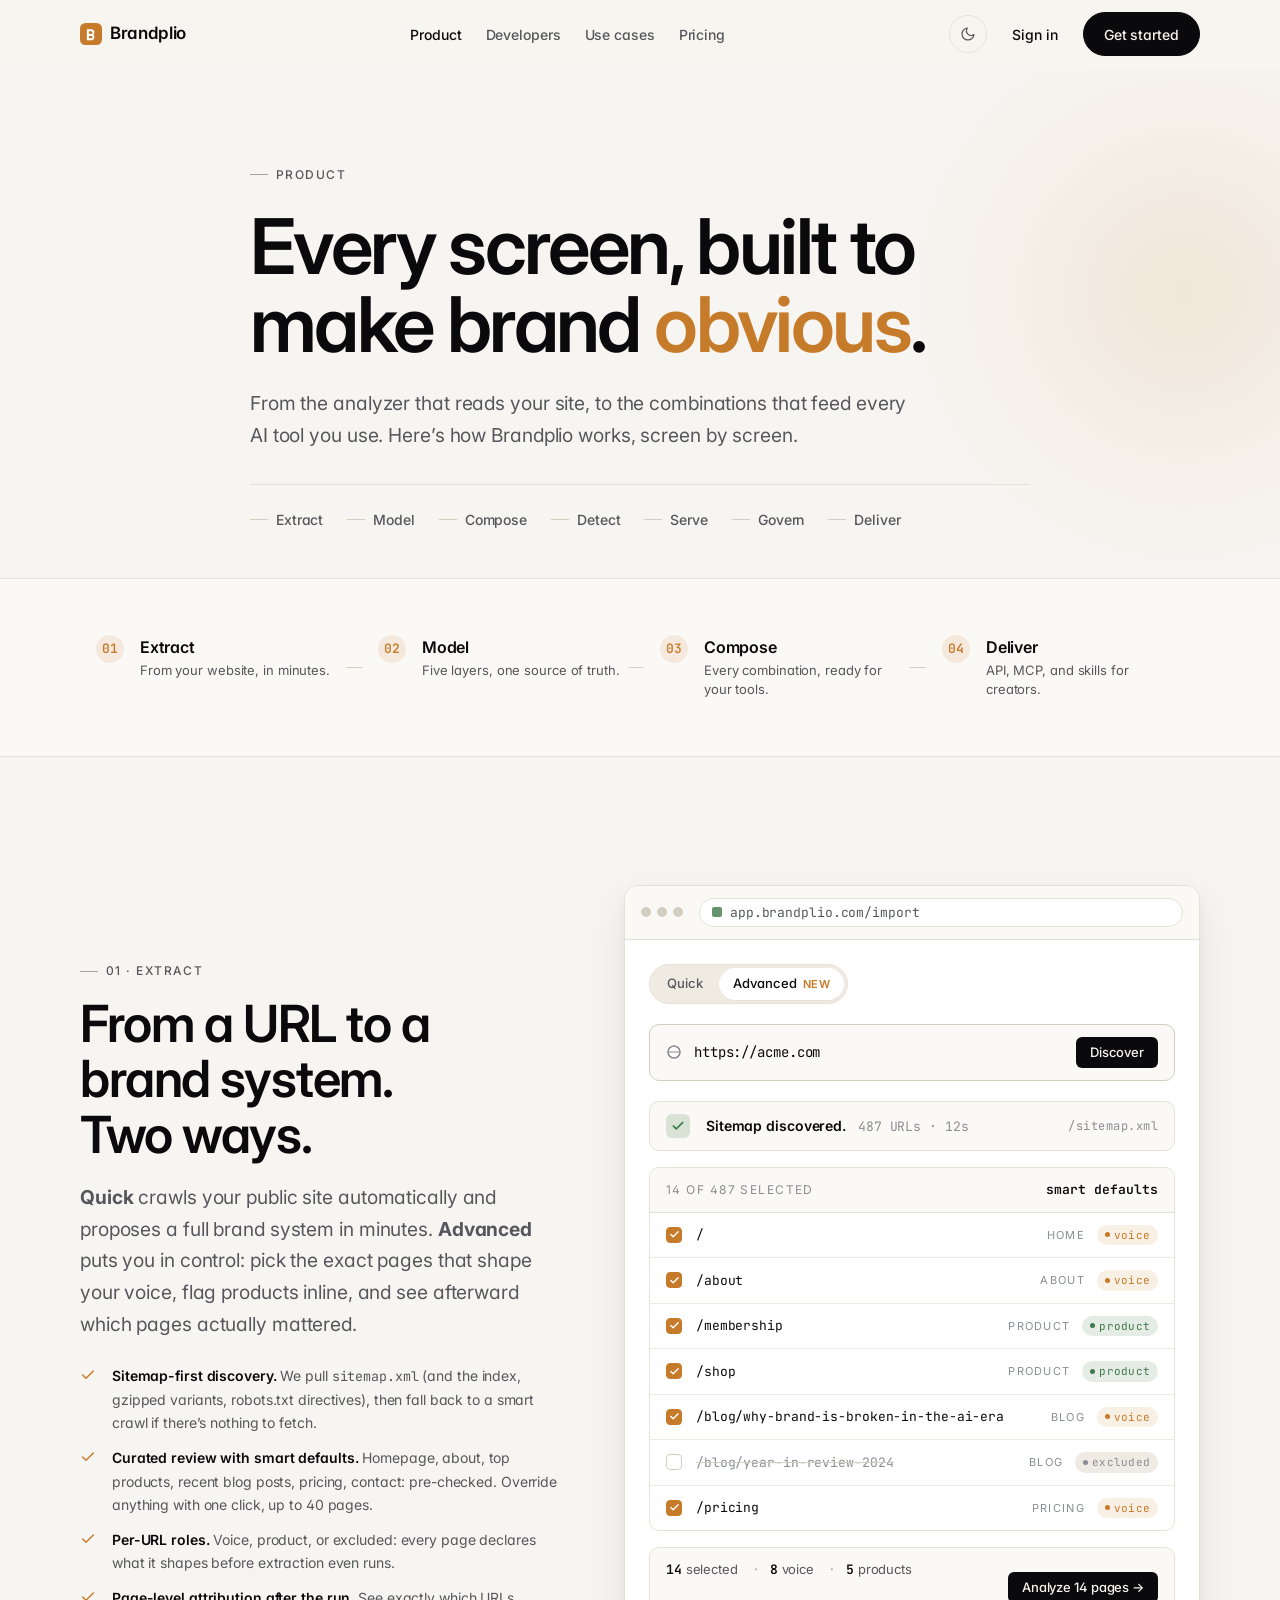
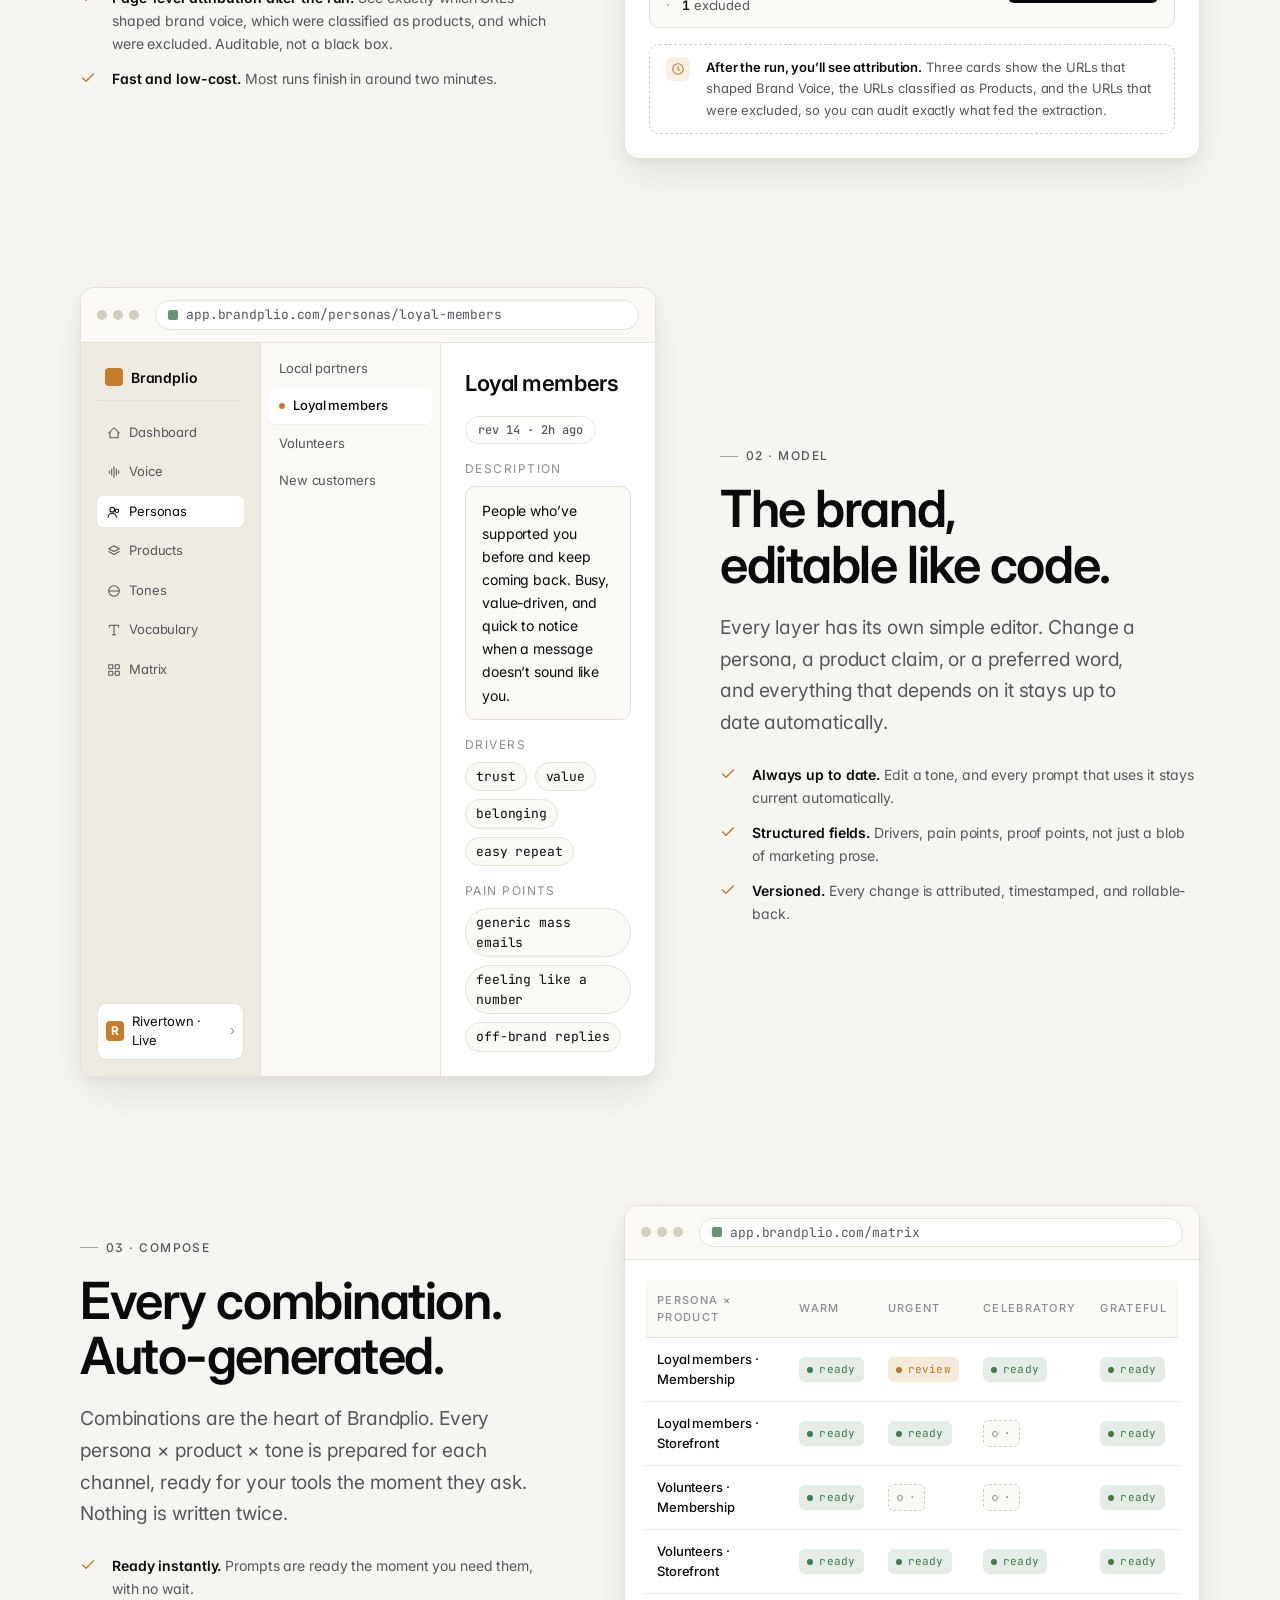
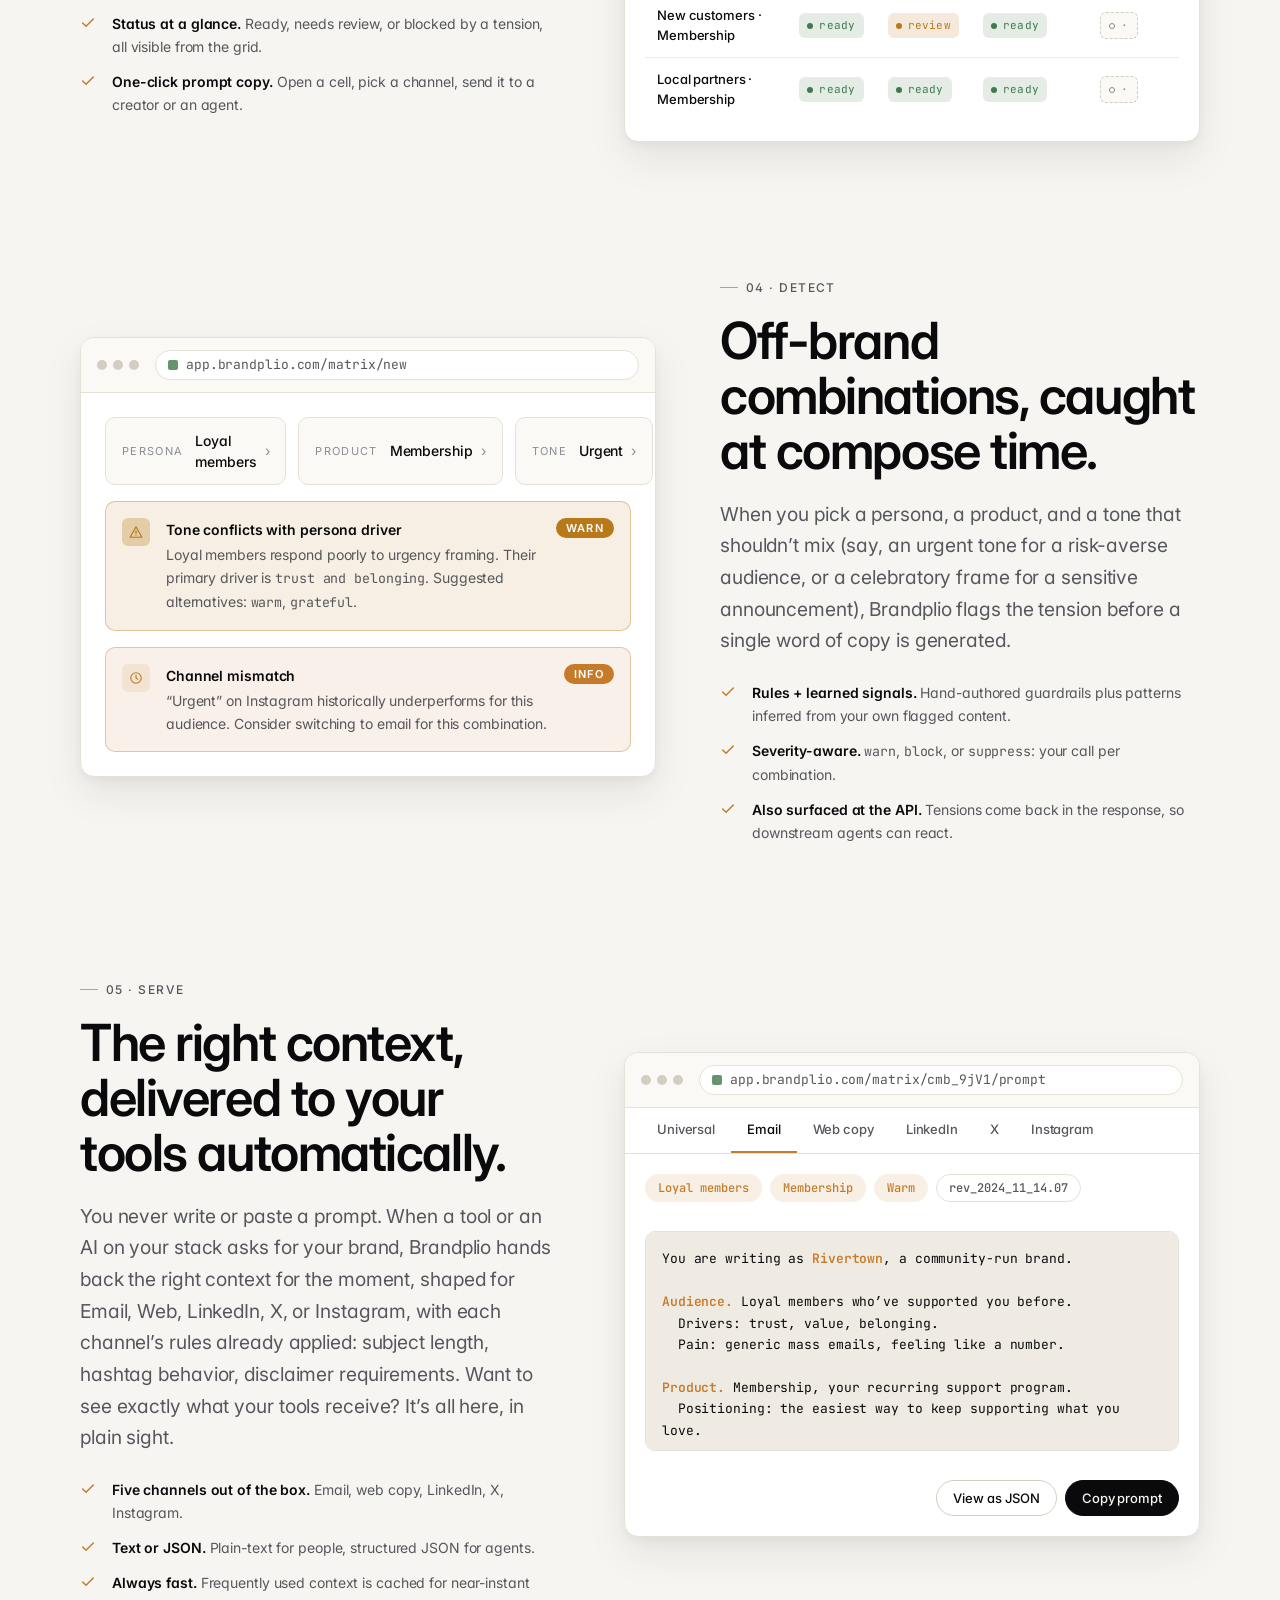
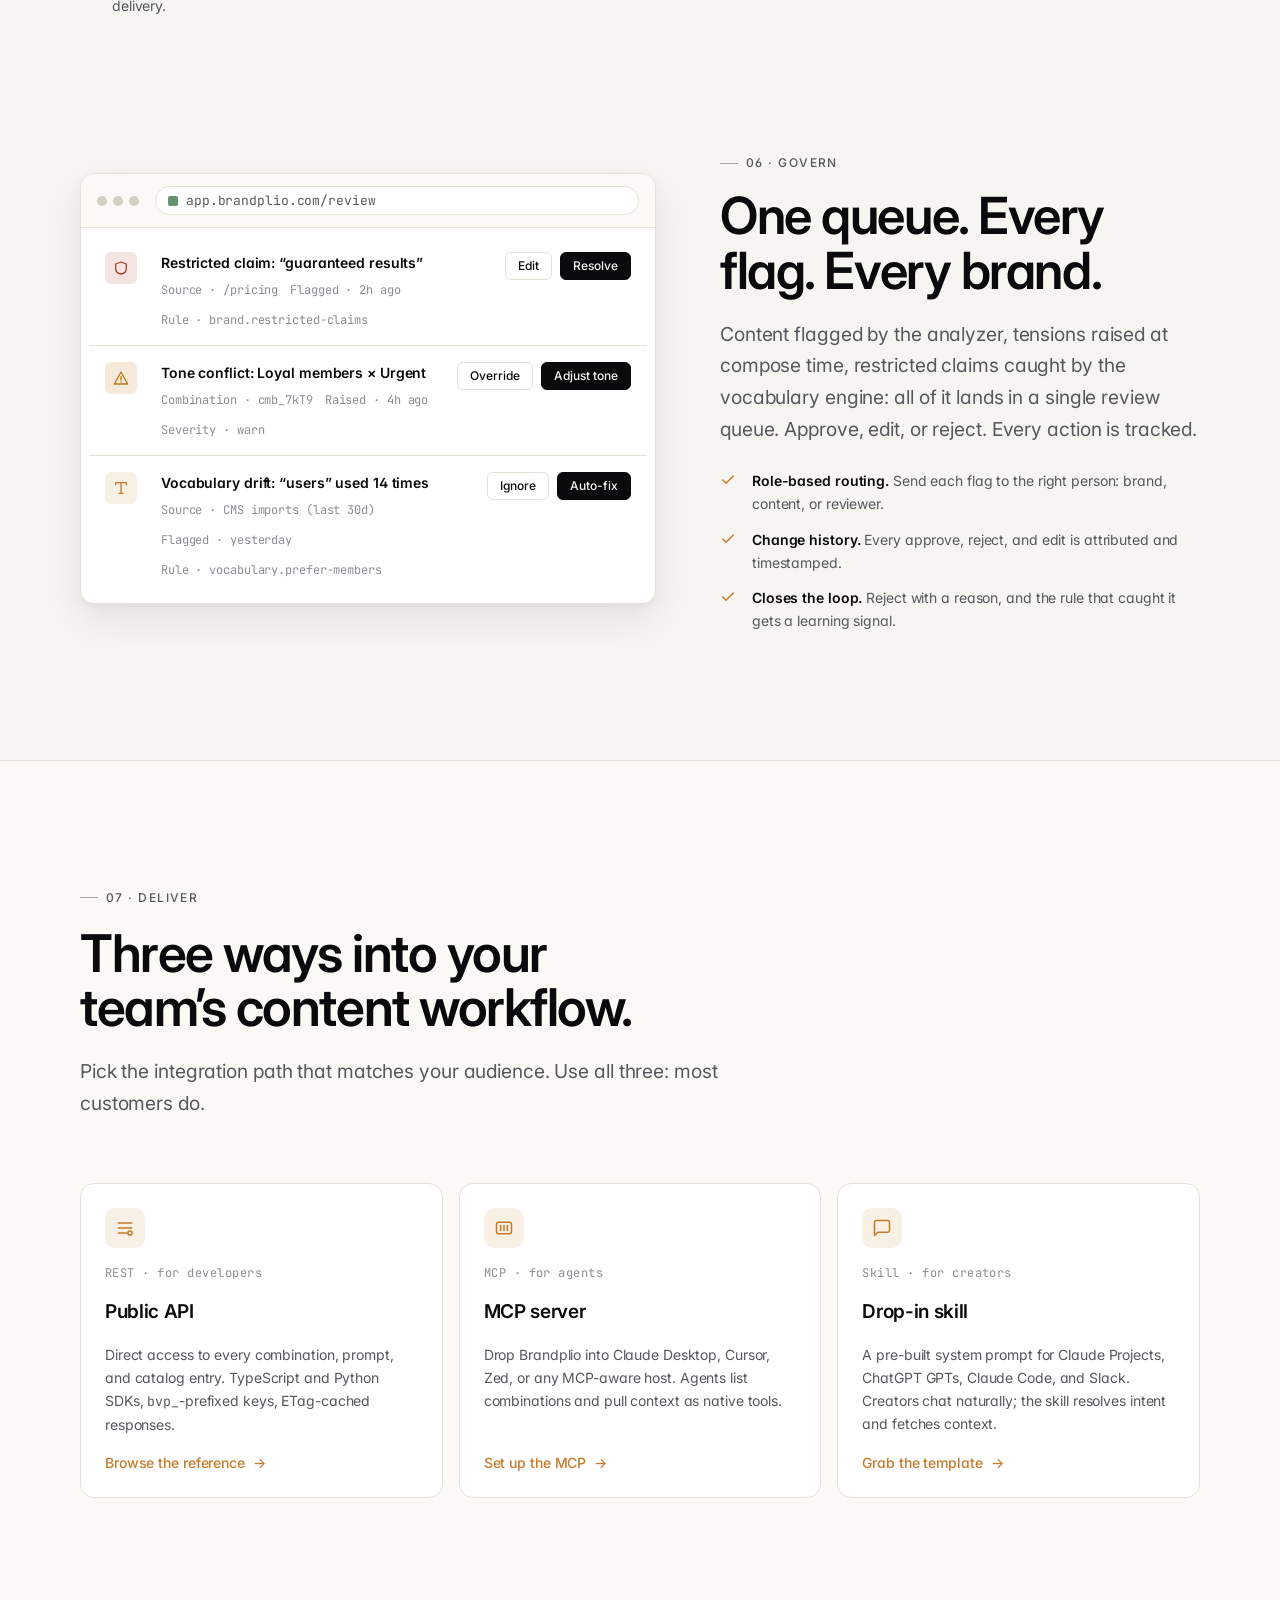
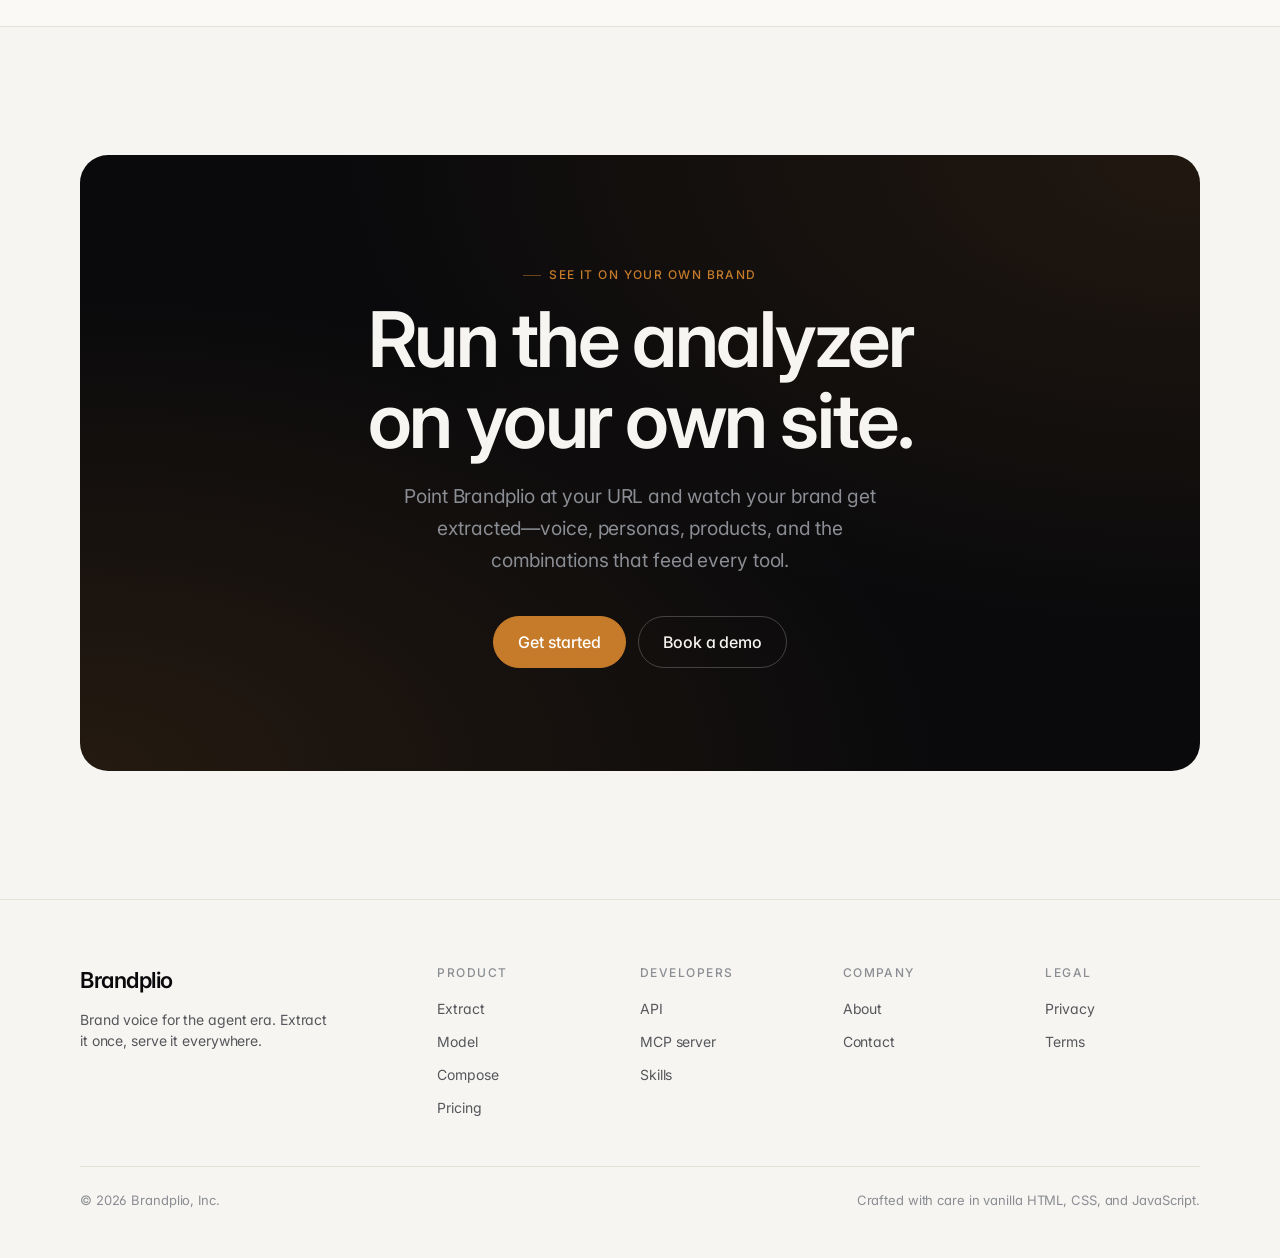
<file: product/index.html>
<!doctype html>
<html lang="en">
<head>
<meta charset="utf-8" />
<meta name="viewport" content="width=device-width, initial-scale=1, viewport-fit=cover" />
<meta name="color-scheme" content="light dark" />
<title>Product · Brandplio</title>
<meta name="description" content="A walkthrough of every part of Brandplio: the analyzer, your combinations, tension detection, and the review queue." />
<link rel="canonical" href="https://brandplio.com/product/" />

<script>
  (function () {
    try {
      var t = localStorage.getItem('bp:theme');
      if (t === 'dark' || t === 'light') document.documentElement.setAttribute('data-theme', t);
    } catch (e) {}
  })();
</script>

<link rel="preconnect" href="https://fonts.googleapis.com" />
<link rel="preconnect" href="https://fonts.gstatic.com" crossorigin />
<link rel="stylesheet" href="https://fonts.googleapis.com/css2?family=Inter:wght@400;500;600;700&family=JetBrains+Mono:wght@400;500&display=swap" />

<link rel="stylesheet" href="../styles/tokens.css" />
<link rel="stylesheet" href="../styles/base.css" />
<link rel="stylesheet" href="../styles/components.css" />
<link rel="stylesheet" href="../styles/home.css" />
<link rel="stylesheet" href="../styles/product.css" />

<link rel="icon" type="image/svg+xml" href="data:image/svg+xml,%3Csvg xmlns='http://www.w3.org/2000/svg' viewBox='0 0 32 32'%3E%3Crect width='32' height='32' rx='8' fill='%23C67B2A'/%3E%3Cpath d='M10 9h6.5a4.5 4.5 0 0 1 3.2 7.7A5 5 0 0 1 17 25H10V9zm3 3v4h3.2a2 2 0 1 0 0-4H13zm0 7v3h3.8a1.5 1.5 0 1 0 0-3H13z' fill='%230A0A0C'/%3E%3C/svg%3E" />
</head>

<body>

<!-- ============================= NAV ============================= -->
<header class="nav" id="nav">
  <div class="container nav__inner">
    <a href="../" class="nav__brand" aria-label="Brandplio home">
      <svg class="nav__brand-mark" viewBox="0 0 32 32" aria-hidden="true">
        <style>.bp-m-bg{fill:var(--color-accent)}.bp-m-fg{fill:var(--color-ink-on-accent)}</style>
        <rect class="bp-m-bg" width="32" height="32" rx="8" />
        <path class="bp-m-fg" d="M10 9h6.5a4.5 4.5 0 0 1 3.2 7.7A5 5 0 0 1 17 25H10V9zm3 3v4h3.2a2 2 0 1 0 0-4H13zm0 7v3h3.8a1.5 1.5 0 1 0 0-3H13z"/>
      </svg>
      Brandplio
    </a>

    <nav class="nav__links" aria-label="Primary">
      <a href="./" class="nav__link" aria-current="page" style="color: var(--color-ink);">Product</a>
      <a href="../developers/" class="nav__link">Developers</a>
      <a href="../#use-cases" class="nav__link">Use cases</a>
      <a href="../#pricing" class="nav__link">Pricing</a>
    </nav>

    <div class="nav__actions">
      <button class="nav__theme" type="button" id="theme-toggle" aria-label="Toggle color theme" title="Toggle theme">
        <svg class="icon-moon" viewBox="0 0 24 24" fill="none" stroke="currentColor" stroke-width="1.8" stroke-linecap="round" stroke-linejoin="round" aria-hidden="true"><path d="M21 12.8A9 9 0 1 1 11.2 3a7 7 0 0 0 9.8 9.8Z"/></svg>
        <svg class="icon-sun" viewBox="0 0 24 24" fill="none" stroke="currentColor" stroke-width="1.8" stroke-linecap="round" stroke-linejoin="round" aria-hidden="true"><circle cx="12" cy="12" r="4"/><path d="M12 2v2M12 20v2M4.93 4.93l1.41 1.41M17.66 17.66l1.41 1.41M2 12h2M20 12h2M4.93 19.07l1.41-1.41M17.66 6.34l1.41-1.41"/></svg>
      </button>
      <a href="https://app.brandplio.com/" class="btn btn--plain" target="_blank" rel="noopener">Sign in</a>
      <a href="https://app.brandplio.com/" class="btn btn--primary" target="_blank" rel="noopener">Get started</a>
    </div>
  </div>
</header>

<main>

  <!-- ============================= HERO ============================= -->
  <section class="pr-hero">
    <div class="container pr-hero__inner">
      <span class="eyebrow">Product</span>
      <h1>Every screen, built to make brand <em>obvious</em>.</h1>
      <p class="lede">
        From the analyzer that reads your site, to the combinations that feed
        every AI tool you use. Here&rsquo;s how Brandplio works, screen by screen.
      </p>

      <nav class="pr-hero__toc" aria-label="On this page">
        <a href="#extract">Extract</a>
        <a href="#model">Model</a>
        <a href="#compose">Compose</a>
        <a href="#detect">Detect</a>
        <a href="#serve">Serve</a>
        <a href="#govern">Govern</a>
        <a href="#deliver">Deliver</a>
      </nav>
    </div>
  </section>

  <!-- ============================= WORKFLOW STRIP ============================= -->
  <section class="workflow">
    <div class="container">
      <div class="workflow__row">
        <div class="workflow__step">
          <div class="workflow__num">01</div>
          <div>
            <div class="workflow__label">Extract</div>
            <div class="workflow__desc">From your website, in minutes.</div>
          </div>
        </div>
        <div class="workflow__step">
          <div class="workflow__num">02</div>
          <div>
            <div class="workflow__label">Model</div>
            <div class="workflow__desc">Five layers, one source of truth.</div>
          </div>
        </div>
        <div class="workflow__step">
          <div class="workflow__num">03</div>
          <div>
            <div class="workflow__label">Compose</div>
            <div class="workflow__desc">Every combination, ready for your tools.</div>
          </div>
        </div>
        <div class="workflow__step">
          <div class="workflow__num">04</div>
          <div>
            <div class="workflow__label">Deliver</div>
            <div class="workflow__desc">API, MCP, and skills for creators.</div>
          </div>
        </div>
      </div>
    </div>
  </section>

  <!-- ============================= EXTRACT ============================= -->
  <section class="feat" id="extract">
    <div class="container feat__inner">

      <div class="feat__copy">
        <span class="eyebrow feat__eyebrow">01 &middot; Extract</span>
        <h2 class="feat__title">From a URL to a brand system. Two ways.</h2>
        <p class="lede">
          <b>Quick</b> crawls your public site automatically and proposes a full
          brand system in minutes. <b>Advanced</b> puts you in control: pick the
          exact pages that shape your voice, flag products inline, and see
          afterward which pages actually mattered.
        </p>

        <ul class="feat__list">
          <li>
            <svg viewBox="0 0 24 24" fill="none" stroke="currentColor" stroke-width="2.2" stroke-linecap="round" stroke-linejoin="round"><path d="M20 6 9 17l-5-5"/></svg>
            <span><b>Sitemap-first discovery.</b> We pull <code>sitemap.xml</code> (and the index, gzipped variants, robots.txt directives), then fall back to a smart crawl if there&rsquo;s nothing to fetch.</span>
          </li>
          <li>
            <svg viewBox="0 0 24 24" fill="none" stroke="currentColor" stroke-width="2.2" stroke-linecap="round" stroke-linejoin="round"><path d="M20 6 9 17l-5-5"/></svg>
            <span><b>Curated review with smart defaults.</b> Homepage, about, top products, recent blog posts, pricing, contact: pre-checked. Override anything with one click, up to 40 pages.</span>
          </li>
          <li>
            <svg viewBox="0 0 24 24" fill="none" stroke="currentColor" stroke-width="2.2" stroke-linecap="round" stroke-linejoin="round"><path d="M20 6 9 17l-5-5"/></svg>
            <span><b>Per-URL roles.</b> Voice, product, or excluded: every page declares what it shapes before extraction even runs.</span>
          </li>
          <li>
            <svg viewBox="0 0 24 24" fill="none" stroke="currentColor" stroke-width="2.2" stroke-linecap="round" stroke-linejoin="round"><path d="M20 6 9 17l-5-5"/></svg>
            <span><b>Page-level attribution after the run.</b> See exactly which URLs shaped brand voice, which were classified as products, and which were excluded. Auditable, not a black box.</span>
          </li>
          <li>
            <svg viewBox="0 0 24 24" fill="none" stroke="currentColor" stroke-width="2.2" stroke-linecap="round" stroke-linejoin="round"><path d="M20 6 9 17l-5-5"/></svg>
            <span><b>Fast and low-cost.</b> Most runs finish in around two minutes.</span>
          </li>
        </ul>
      </div>

      <div class="feat__visual">
        <div class="frame">
          <div class="frame__chrome">
            <div class="frame__dots"><span></span><span></span><span></span></div>
            <div class="frame__url">
              <span class="frame__url-lock" aria-hidden="true"></span>
              <span class="frame__url-text">app.brandplio.com/import</span>
            </div>
          </div>
          <div class="frame__body">
            <div class="analyzer" data-analyzer>

              <!-- Mode toggle -->
              <div class="analyzer__modes" role="tablist" aria-label="Analyzer mode">
                <button class="analyzer__mode" role="tab" aria-selected="false" data-analyzer-mode="quick">Quick</button>
                <button class="analyzer__mode" role="tab" aria-selected="true"  data-analyzer-mode="advanced">
                  Advanced
                  <span class="analyzer__mode-tag">New</span>
                </button>
              </div>

              <div class="analyzer__input">
                <svg viewBox="0 0 24 24" fill="none" stroke="currentColor" stroke-width="1.8" stroke-linecap="round" stroke-linejoin="round" aria-hidden="true"><circle cx="12" cy="12" r="9"/><path d="M3 12h18M12 3a9 9 0 0 1 0 18M12 3a9 9 0 0 0 0 18"/></svg>
                <span>https://acme.com</span>
                <span class="analyzer__input-button">Discover</span>
              </div>

              <!-- ——— Quick pane ——— -->
              <div class="analyzer__pane" data-analyzer-pane="quick">
                <div class="analyzer__status">Analysis complete &middot; 25 pages &middot; 1m 42s</div>

                <div class="analyzer__results">
                  <div class="analyzer__card">
                    <div class="analyzer__card-check"><svg viewBox="0 0 24 24" fill="none" stroke="currentColor" stroke-width="3" stroke-linecap="round" stroke-linejoin="round"><path d="M20 6 9 17l-5-5"/></svg></div>
                    <span class="analyzer__card-label">Voice</span>
                    <span class="analyzer__card-count">1</span>
                    <span class="analyzer__card-name">confident &middot; warm</span>
                  </div>
                  <div class="analyzer__card">
                    <div class="analyzer__card-check"><svg viewBox="0 0 24 24" fill="none" stroke="currentColor" stroke-width="3" stroke-linecap="round" stroke-linejoin="round"><path d="M20 6 9 17l-5-5"/></svg></div>
                    <span class="analyzer__card-label">Personas</span>
                    <span class="analyzer__card-count">4</span>
                    <span class="analyzer__card-name">members · donors · volunteers · partners</span>
                  </div>
                  <div class="analyzer__card">
                    <div class="analyzer__card-check"><svg viewBox="0 0 24 24" fill="none" stroke="currentColor" stroke-width="3" stroke-linecap="round" stroke-linejoin="round"><path d="M20 6 9 17l-5-5"/></svg></div>
                    <span class="analyzer__card-label">Products</span>
                    <span class="analyzer__card-count">3</span>
                    <span class="analyzer__card-name">Membership · Storefront · Events</span>
                  </div>
                  <div class="analyzer__card">
                    <div class="analyzer__card-check"><svg viewBox="0 0 24 24" fill="none" stroke="currentColor" stroke-width="3" stroke-linecap="round" stroke-linejoin="round"><path d="M20 6 9 17l-5-5"/></svg></div>
                    <span class="analyzer__card-label">Tones</span>
                    <span class="analyzer__card-count">5</span>
                    <span class="analyzer__card-name">warm · grateful · urgent · ...</span>
                  </div>
                  <div class="analyzer__card">
                    <div class="analyzer__card-check"><svg viewBox="0 0 24 24" fill="none" stroke="currentColor" stroke-width="3" stroke-linecap="round" stroke-linejoin="round"><path d="M20 6 9 17l-5-5"/></svg></div>
                    <span class="analyzer__card-label">Vocabulary</span>
                    <span class="analyzer__card-count">42</span>
                    <span class="analyzer__card-name">18 preferred · 24 avoid</span>
                  </div>
                </div>

<pre class="analyzer__log"><b>scraper</b>   → 25 pages crawled &middot; 188 KB indexed
<b>extract</b>   → voice drafted, 4 personas inferred
<b>extract</b>   → 3 products, 5 tones, 42 vocab terms
<b>validate</b>  → import payload valid (Zod)
<b>flags</b>     → 3 ambiguous claims routed to review
<b>ready</b>     → import to workspace?</pre>
              </div>

              <!-- ——— Advanced pane ——— -->
              <div class="analyzer__pane" data-analyzer-pane="advanced" data-active="true">

                <div class="analyzer__discover">
                  <div class="analyzer__discover-icon">
                    <svg viewBox="0 0 24 24" fill="none" stroke="currentColor" stroke-width="3" stroke-linecap="round" stroke-linejoin="round"><path d="M20 6 9 17l-5-5"/></svg>
                  </div>
                  <div class="analyzer__discover-text">
                    <b>Sitemap discovered.</b> <span>487 URLs &middot; 12s</span>
                  </div>
                  <div class="analyzer__discover-badge">/sitemap.xml</div>
                </div>

                <div class="analyzer__list" role="group" aria-label="Discovered URLs">
                  <div class="analyzer__list-head">
                    <span>14 of 487 selected</span>
                    <strong>smart defaults</strong>
                  </div>

                  <div class="analyzer__url" data-checked="true">
                    <div class="analyzer__check"><svg viewBox="0 0 24 24" fill="none" stroke="currentColor" stroke-width="3" stroke-linecap="round" stroke-linejoin="round"><path d="M20 6 9 17l-5-5"/></svg></div>
                    <div class="analyzer__path">/</div>
                    <div class="analyzer__type">home</div>
                    <span class="analyzer__role analyzer__role--voice">voice</span>
                  </div>
                  <div class="analyzer__url" data-checked="true">
                    <div class="analyzer__check"><svg viewBox="0 0 24 24" fill="none" stroke="currentColor" stroke-width="3" stroke-linecap="round" stroke-linejoin="round"><path d="M20 6 9 17l-5-5"/></svg></div>
                    <div class="analyzer__path">/about</div>
                    <div class="analyzer__type">about</div>
                    <span class="analyzer__role analyzer__role--voice">voice</span>
                  </div>
                  <div class="analyzer__url" data-checked="true">
                    <div class="analyzer__check"><svg viewBox="0 0 24 24" fill="none" stroke="currentColor" stroke-width="3" stroke-linecap="round" stroke-linejoin="round"><path d="M20 6 9 17l-5-5"/></svg></div>
                    <div class="analyzer__path">/membership</div>
                    <div class="analyzer__type">product</div>
                    <span class="analyzer__role analyzer__role--product">product</span>
                  </div>
                  <div class="analyzer__url" data-checked="true">
                    <div class="analyzer__check"><svg viewBox="0 0 24 24" fill="none" stroke="currentColor" stroke-width="3" stroke-linecap="round" stroke-linejoin="round"><path d="M20 6 9 17l-5-5"/></svg></div>
                    <div class="analyzer__path">/shop</div>
                    <div class="analyzer__type">product</div>
                    <span class="analyzer__role analyzer__role--product">product</span>
                  </div>
                  <div class="analyzer__url" data-checked="true">
                    <div class="analyzer__check"><svg viewBox="0 0 24 24" fill="none" stroke="currentColor" stroke-width="3" stroke-linecap="round" stroke-linejoin="round"><path d="M20 6 9 17l-5-5"/></svg></div>
                    <div class="analyzer__path">/blog/why-brand-is-broken-in-the-ai-era</div>
                    <div class="analyzer__type">blog</div>
                    <span class="analyzer__role analyzer__role--voice">voice</span>
                  </div>
                  <div class="analyzer__url" data-checked="false">
                    <div class="analyzer__check"><svg viewBox="0 0 24 24" fill="none" stroke="currentColor" stroke-width="3" stroke-linecap="round" stroke-linejoin="round"><path d="M20 6 9 17l-5-5"/></svg></div>
                    <div class="analyzer__path">/blog/year-in-review-2024</div>
                    <div class="analyzer__type">blog</div>
                    <span class="analyzer__role analyzer__role--excluded">excluded</span>
                  </div>
                  <div class="analyzer__url" data-checked="true">
                    <div class="analyzer__check"><svg viewBox="0 0 24 24" fill="none" stroke="currentColor" stroke-width="3" stroke-linecap="round" stroke-linejoin="round"><path d="M20 6 9 17l-5-5"/></svg></div>
                    <div class="analyzer__path">/pricing</div>
                    <div class="analyzer__type">pricing</div>
                    <span class="analyzer__role analyzer__role--voice">voice</span>
                  </div>
                </div>

                <div class="analyzer__selection">
                  <div class="analyzer__selection-counts">
                    <span><strong>14</strong> selected</span>
                    <span><strong>8</strong> voice</span>
                    <span><strong>5</strong> products</span>
                    <span><strong>1</strong> excluded</span>
                  </div>
                  <span class="analyzer__selection-go">Analyze 14 pages →</span>
                </div>

                <div class="analyzer__attribution">
                  <div class="analyzer__attribution-icon">
                    <svg viewBox="0 0 24 24" fill="none" stroke="currentColor" stroke-width="2" stroke-linecap="round" stroke-linejoin="round"><circle cx="12" cy="12" r="9"/><path d="M12 8v4l3 2"/></svg>
                  </div>
                  <div>
                    <b>After the run, you&rsquo;ll see attribution.</b> Three cards
                    show the URLs that shaped Brand Voice, the URLs classified as
                    Products, and the URLs that were excluded, so you can audit
                    exactly what fed the extraction.
                  </div>
                </div>

              </div>

            </div>
          </div>
        </div>
      </div>

    </div>
  </section>

  <!-- ============================= MODEL ============================= -->
  <section class="feat feat--flip" id="model">
    <div class="container feat__inner">

      <div class="feat__copy">
        <span class="eyebrow feat__eyebrow">02 &middot; Model</span>
        <h2 class="feat__title">The brand, editable like code.</h2>
        <p class="lede">
          Every layer has its own simple editor. Change a persona, a product
          claim, or a preferred word, and everything that depends on it stays
          up to date automatically.
        </p>

        <ul class="feat__list">
          <li>
            <svg viewBox="0 0 24 24" fill="none" stroke="currentColor" stroke-width="2.2" stroke-linecap="round" stroke-linejoin="round"><path d="M20 6 9 17l-5-5"/></svg>
            <span><b>Always up to date.</b> Edit a tone, and every prompt that uses it stays current automatically.</span>
          </li>
          <li>
            <svg viewBox="0 0 24 24" fill="none" stroke="currentColor" stroke-width="2.2" stroke-linecap="round" stroke-linejoin="round"><path d="M20 6 9 17l-5-5"/></svg>
            <span><b>Structured fields.</b> Drivers, pain points, proof points, not just a blob of marketing prose.</span>
          </li>
          <li>
            <svg viewBox="0 0 24 24" fill="none" stroke="currentColor" stroke-width="2.2" stroke-linecap="round" stroke-linejoin="round"><path d="M20 6 9 17l-5-5"/></svg>
            <span><b>Versioned.</b> Every change is attributed, timestamped, and rollable-back.</span>
          </li>
        </ul>
      </div>

      <div class="feat__visual">
        <div class="frame">
          <div class="frame__chrome">
            <div class="frame__dots"><span></span><span></span><span></span></div>
            <div class="frame__url">
              <span class="frame__url-lock" aria-hidden="true"></span>
              <span class="frame__url-text">app.brandplio.com/personas/loyal-members</span>
            </div>
          </div>
          <div class="appshell">
            <aside class="appshell__side">
              <div class="appshell__brand">
                <div class="appshell__brand-mark" aria-hidden="true"></div>
                Brandplio
              </div>
              <div class="appshell__nav-item">
                <svg viewBox="0 0 24 24" fill="none" stroke="currentColor" stroke-width="1.8" stroke-linecap="round" stroke-linejoin="round"><path d="M3 12 12 3l9 9M5 10v10h14V10"/></svg>
                Dashboard
              </div>
              <div class="appshell__nav-item">
                <svg viewBox="0 0 24 24" fill="none" stroke="currentColor" stroke-width="1.8" stroke-linecap="round" stroke-linejoin="round"><path d="M12 3v18M8 7v10M4 10v4M16 7v10M20 10v4"/></svg>
                Voice
              </div>
              <div class="appshell__nav-item" aria-selected="true">
                <svg viewBox="0 0 24 24" fill="none" stroke="currentColor" stroke-width="1.8" stroke-linecap="round" stroke-linejoin="round"><circle cx="9" cy="8" r="4"/><circle cx="17" cy="10" r="3"/><path d="M2 21a7 7 0 0 1 14 0"/></svg>
                Personas
              </div>
              <div class="appshell__nav-item">
                <svg viewBox="0 0 24 24" fill="none" stroke="currentColor" stroke-width="1.8" stroke-linecap="round" stroke-linejoin="round"><path d="M3 8l9-5 9 5-9 5-9-5z"/><path d="M3 13l9 5 9-5"/></svg>
                Products
              </div>
              <div class="appshell__nav-item">
                <svg viewBox="0 0 24 24" fill="none" stroke="currentColor" stroke-width="1.8" stroke-linecap="round" stroke-linejoin="round"><circle cx="12" cy="12" r="9"/><path d="M3 12h18"/></svg>
                Tones
              </div>
              <div class="appshell__nav-item">
                <svg viewBox="0 0 24 24" fill="none" stroke="currentColor" stroke-width="1.8" stroke-linecap="round" stroke-linejoin="round"><path d="M4 7V4h16v3M9 20h6M12 4v16"/></svg>
                Vocabulary
              </div>
              <div class="appshell__nav-item">
                <svg viewBox="0 0 24 24" fill="none" stroke="currentColor" stroke-width="1.8" stroke-linecap="round" stroke-linejoin="round"><rect x="3" y="3" width="7" height="7" rx="1"/><rect x="14" y="3" width="7" height="7" rx="1"/><rect x="3" y="14" width="7" height="7" rx="1"/><rect x="14" y="14" width="7" height="7" rx="1"/></svg>
                Matrix
              </div>

              <div class="appshell__switcher">
                <div class="appshell__switcher-mark">R</div>
                Rivertown &middot; Live
                <span class="appshell__switcher-caret">›</span>
              </div>
            </aside>

            <div class="editor">
              <div class="editor__list">
                <div class="editor__item">Local partners</div>
                <div class="editor__item" aria-selected="true"><span class="editor__item-dot"></span>Loyal members</div>
                <div class="editor__item">Volunteers</div>
                <div class="editor__item">New customers</div>
              </div>
              <div class="editor__detail">
                <div class="editor__detail-head">
                  <div class="editor__detail-title">Loyal members</div>
                  <span class="tag tag--ghost" style="font-family: var(--font-mono); text-transform: none; letter-spacing: 0;">rev 14 &middot; 2h ago</span>
                </div>

                <div class="editor__field">
                  <label>Description</label>
                  <div class="input-like">People who&rsquo;ve supported you before and keep coming back. Busy, value-driven, and quick to notice when a message doesn&rsquo;t sound like you.</div>
                </div>

                <div class="editor__field">
                  <label>Drivers</label>
                  <div class="editor__chips">
                    <span class="editor__chip">trust</span>
                    <span class="editor__chip">value</span>
                    <span class="editor__chip">belonging</span>
                    <span class="editor__chip">easy repeat</span>
                  </div>
                </div>

                <div class="editor__field">
                  <label>Pain points</label>
                  <div class="editor__chips">
                    <span class="editor__chip">generic mass emails</span>
                    <span class="editor__chip">feeling like a number</span>
                    <span class="editor__chip">off-brand replies</span>
                  </div>
                </div>
              </div>
            </div>
          </div>
        </div>
      </div>

    </div>
  </section>

  <!-- ============================= COMPOSE ============================= -->
  <section class="feat" id="compose">
    <div class="container feat__inner">

      <div class="feat__copy">
        <span class="eyebrow feat__eyebrow">03 &middot; Compose</span>
        <h2 class="feat__title">Every combination. Auto-generated.</h2>
        <p class="lede">
          Combinations are the heart of Brandplio. Every persona &times; product
          &times; tone is prepared for each channel, ready for your tools the
          moment they ask. Nothing is written twice.
        </p>

        <ul class="feat__list">
          <li>
            <svg viewBox="0 0 24 24" fill="none" stroke="currentColor" stroke-width="2.2" stroke-linecap="round" stroke-linejoin="round"><path d="M20 6 9 17l-5-5"/></svg>
            <span><b>Ready instantly.</b> Prompts are ready the moment you need them, with no wait.</span>
          </li>
          <li>
            <svg viewBox="0 0 24 24" fill="none" stroke="currentColor" stroke-width="2.2" stroke-linecap="round" stroke-linejoin="round"><path d="M20 6 9 17l-5-5"/></svg>
            <span><b>Status at a glance.</b> Ready, needs review, or blocked by a tension, all visible from the grid.</span>
          </li>
          <li>
            <svg viewBox="0 0 24 24" fill="none" stroke="currentColor" stroke-width="2.2" stroke-linecap="round" stroke-linejoin="round"><path d="M20 6 9 17l-5-5"/></svg>
            <span><b>One-click prompt copy.</b> Open a cell, pick a channel, send it to a creator or an agent.</span>
          </li>
        </ul>
      </div>

      <div class="feat__visual">
        <div class="frame">
          <div class="frame__chrome">
            <div class="frame__dots"><span></span><span></span><span></span></div>
            <div class="frame__url">
              <span class="frame__url-lock" aria-hidden="true"></span>
              <span class="frame__url-text">app.brandplio.com/matrix</span>
            </div>
          </div>
          <div class="matrix-wrap">
            <table class="matrix-table">
              <thead>
                <tr>
                  <th>Persona &times; Product</th>
                  <th>Warm</th>
                  <th>Urgent</th>
                  <th>Celebratory</th>
                  <th>Grateful</th>
                </tr>
              </thead>
              <tbody>
                <tr>
                  <td>Loyal members &middot; Membership</td>
                  <td><span class="mx-cell mx-cell--ok">ready</span></td>
                  <td><span class="mx-cell mx-cell--warn">review</span></td>
                  <td><span class="mx-cell mx-cell--ok">ready</span></td>
                  <td><span class="mx-cell mx-cell--ok">ready</span></td>
                </tr>
                <tr>
                  <td>Loyal members &middot; Storefront</td>
                  <td><span class="mx-cell mx-cell--ok">ready</span></td>
                  <td><span class="mx-cell mx-cell--ok">ready</span></td>
                  <td><span class="mx-cell mx-cell--empty">·</span></td>
                  <td><span class="mx-cell mx-cell--ok">ready</span></td>
                </tr>
                <tr>
                  <td>Volunteers &middot; Membership</td>
                  <td><span class="mx-cell mx-cell--ok">ready</span></td>
                  <td><span class="mx-cell mx-cell--empty">·</span></td>
                  <td><span class="mx-cell mx-cell--empty">·</span></td>
                  <td><span class="mx-cell mx-cell--ok">ready</span></td>
                </tr>
                <tr>
                  <td>Volunteers &middot; Storefront</td>
                  <td><span class="mx-cell mx-cell--ok">ready</span></td>
                  <td><span class="mx-cell mx-cell--ok">ready</span></td>
                  <td><span class="mx-cell mx-cell--ok">ready</span></td>
                  <td><span class="mx-cell mx-cell--ok">ready</span></td>
                </tr>
                <tr>
                  <td>New customers &middot; Membership</td>
                  <td><span class="mx-cell mx-cell--ok">ready</span></td>
                  <td><span class="mx-cell mx-cell--warn">review</span></td>
                  <td><span class="mx-cell mx-cell--ok">ready</span></td>
                  <td><span class="mx-cell mx-cell--empty">·</span></td>
                </tr>
                <tr>
                  <td>Local partners &middot; Membership</td>
                  <td><span class="mx-cell mx-cell--ok">ready</span></td>
                  <td><span class="mx-cell mx-cell--ok">ready</span></td>
                  <td><span class="mx-cell mx-cell--ok">ready</span></td>
                  <td><span class="mx-cell mx-cell--empty">·</span></td>
                </tr>
              </tbody>
            </table>
          </div>
        </div>
      </div>

    </div>
  </section>

  <!-- ============================= DETECT ============================= -->
  <section class="feat feat--flip" id="detect">
    <div class="container feat__inner">

      <div class="feat__copy">
        <span class="eyebrow feat__eyebrow">04 &middot; Detect</span>
        <h2 class="feat__title">Off-brand combinations, caught at compose time.</h2>
        <p class="lede">
          When you pick a persona, a product, and a tone that shouldn&rsquo;t
          mix (say, an urgent tone for a risk-averse audience, or a celebratory
          frame for a sensitive announcement), Brandplio flags the tension
          before a single word of copy is generated.
        </p>

        <ul class="feat__list">
          <li>
            <svg viewBox="0 0 24 24" fill="none" stroke="currentColor" stroke-width="2.2" stroke-linecap="round" stroke-linejoin="round"><path d="M20 6 9 17l-5-5"/></svg>
            <span><b>Rules + learned signals.</b> Hand-authored guardrails plus patterns inferred from your own flagged content.</span>
          </li>
          <li>
            <svg viewBox="0 0 24 24" fill="none" stroke="currentColor" stroke-width="2.2" stroke-linecap="round" stroke-linejoin="round"><path d="M20 6 9 17l-5-5"/></svg>
            <span><b>Severity-aware.</b> <code>warn</code>, <code>block</code>, or <code>suppress</code>: your call per combination.</span>
          </li>
          <li>
            <svg viewBox="0 0 24 24" fill="none" stroke="currentColor" stroke-width="2.2" stroke-linecap="round" stroke-linejoin="round"><path d="M20 6 9 17l-5-5"/></svg>
            <span><b>Also surfaced at the API.</b> Tensions come back in the response, so downstream agents can react.</span>
          </li>
        </ul>
      </div>

      <div class="feat__visual">
        <div class="frame">
          <div class="frame__chrome">
            <div class="frame__dots"><span></span><span></span><span></span></div>
            <div class="frame__url">
              <span class="frame__url-lock" aria-hidden="true"></span>
              <span class="frame__url-text">app.brandplio.com/matrix/new</span>
            </div>
          </div>
          <div class="tension">
            <div class="tension__form">
              <div class="tension__select">
                <span>Persona</span>
                <span class="tension__select-value">Loyal members</span>
                <span class="tension__select-caret">›</span>
              </div>
              <div class="tension__select">
                <span>Product</span>
                <span class="tension__select-value">Membership</span>
                <span class="tension__select-caret">›</span>
              </div>
              <div class="tension__select">
                <span>Tone</span>
                <span class="tension__select-value">Urgent</span>
                <span class="tension__select-caret">›</span>
              </div>
            </div>

            <div class="tension__banner" role="alert">
              <div class="tension__banner-icon">
                <svg viewBox="0 0 24 24" fill="none" stroke="currentColor" stroke-width="2" stroke-linecap="round" stroke-linejoin="round"><path d="M12 3 2 21h20L12 3z"/><path d="M12 10v5M12 18h.01"/></svg>
              </div>
              <div class="tension__banner-body">
                <strong>Tone conflicts with persona driver</strong>
                <span>Loyal members respond poorly to urgency framing. Their primary driver is <code>trust and belonging</code>. Suggested alternatives: <code>warm</code>, <code>grateful</code>.</span>
              </div>
              <span class="tension__banner-sev">Warn</span>
            </div>

            <div class="tension__banner" role="alert" style="background: color-mix(in srgb, var(--color-accent) 10%, transparent); border-color: color-mix(in srgb, var(--color-accent) 38%, transparent);">
              <div class="tension__banner-icon" style="background: var(--color-accent-fade); color: var(--color-accent);">
                <svg viewBox="0 0 24 24" fill="none" stroke="currentColor" stroke-width="2" stroke-linecap="round" stroke-linejoin="round"><circle cx="12" cy="12" r="9"/><path d="M12 7v5l3 2"/></svg>
              </div>
              <div class="tension__banner-body">
                <strong>Channel mismatch</strong>
                <span>&ldquo;Urgent&rdquo; on Instagram historically underperforms for this audience. Consider switching to email for this combination.</span>
              </div>
              <span class="tension__banner-sev" style="background: var(--color-accent); color: var(--color-ink-on-accent);">Info</span>
            </div>
          </div>
        </div>
      </div>

    </div>
  </section>

  <!-- ============================= SERVE (Prompt viewer) ============================= -->
  <section class="feat" id="serve">
    <div class="container feat__inner">

      <div class="feat__copy">
        <span class="eyebrow feat__eyebrow">05 &middot; Serve</span>
        <h2 class="feat__title">The right context, delivered to your tools automatically.</h2>
        <p class="lede">
          You never write or paste a prompt. When a tool or an AI on your stack
          asks for your brand, Brandplio hands back the right context for the
          moment, shaped for Email, Web, LinkedIn, X, or Instagram, with each
          channel&rsquo;s rules already applied: subject length, hashtag behavior,
          disclaimer requirements. Want to see exactly what your tools receive?
          It&rsquo;s all here, in plain sight.
        </p>

        <ul class="feat__list">
          <li>
            <svg viewBox="0 0 24 24" fill="none" stroke="currentColor" stroke-width="2.2" stroke-linecap="round" stroke-linejoin="round"><path d="M20 6 9 17l-5-5"/></svg>
            <span><b>Five channels out of the box.</b> Email, web copy, LinkedIn, X, Instagram.</span>
          </li>
          <li>
            <svg viewBox="0 0 24 24" fill="none" stroke="currentColor" stroke-width="2.2" stroke-linecap="round" stroke-linejoin="round"><path d="M20 6 9 17l-5-5"/></svg>
            <span><b>Text or JSON.</b> Plain-text for people, structured JSON for agents.</span>
          </li>
          <li>
            <svg viewBox="0 0 24 24" fill="none" stroke="currentColor" stroke-width="2.2" stroke-linecap="round" stroke-linejoin="round"><path d="M20 6 9 17l-5-5"/></svg>
            <span><b>Always fast.</b> Frequently used context is cached for near-instant delivery.</span>
          </li>
        </ul>
      </div>

      <div class="feat__visual">
        <div class="frame">
          <div class="frame__chrome">
            <div class="frame__dots"><span></span><span></span><span></span></div>
            <div class="frame__url">
              <span class="frame__url-lock" aria-hidden="true"></span>
              <span class="frame__url-text">app.brandplio.com/matrix/cmb_9jV1/prompt</span>
            </div>
          </div>
          <div class="promptview">
            <div class="promptview__channels" role="tablist">
              <div class="promptview__channel" role="tab">Universal</div>
              <div class="promptview__channel" role="tab" aria-selected="true">Email</div>
              <div class="promptview__channel" role="tab">Web copy</div>
              <div class="promptview__channel" role="tab">LinkedIn</div>
              <div class="promptview__channel" role="tab">X</div>
              <div class="promptview__channel" role="tab">Instagram</div>
            </div>
            <div class="promptview__body">
              <div class="promptview__meta">
                <span class="tag">Loyal members</span>
                <span class="tag">Membership</span>
                <span class="tag">Warm</span>
                <span class="tag tag--ghost">rev_2024_11_14.07</span>
              </div>

<pre class="promptview__prompt">You are writing as <b>Rivertown</b>, a community-run brand.

<b>Audience.</b> Loyal members who&rsquo;ve supported you before.
  Drivers: trust, value, belonging.
  Pain: generic mass emails, feeling like a number.

<b>Product.</b> Membership, your recurring support program.
  Positioning: the easiest way to keep supporting what you love.

<b>Tone.</b> Warm. Lead with gratitude. Keep it personal.

<b>Channel.</b> Email.
  Subject line: under 60 characters, one specific benefit, no emoji.
  Body: 120 to 180 words, one clear ask, no multi-CTA stacks.

<b>Vocabulary.</b>
  Prefer: "members", "community", "support".
  Avoid: "users", "guys", "revolutionary", "game-changing".
</pre>

              <div class="promptview__actions">
                <button class="btn btn--ghost" style="height: 36px; padding: 0 var(--space-4); font-size: var(--text-xs);">View as JSON</button>
                <button class="btn btn--primary" style="height: 36px; padding: 0 var(--space-4); font-size: var(--text-xs);">Copy prompt</button>
              </div>
            </div>
          </div>
        </div>
      </div>

    </div>
  </section>

  <!-- ============================= GOVERN (Review queue) ============================= -->
  <section class="feat feat--flip" id="govern">
    <div class="container feat__inner">

      <div class="feat__copy">
        <span class="eyebrow feat__eyebrow">06 &middot; Govern</span>
        <h2 class="feat__title">One queue. Every flag. Every brand.</h2>
        <p class="lede">
          Content flagged by the analyzer, tensions raised at compose time,
          restricted claims caught by the vocabulary engine: all of it lands
          in a single review queue. Approve, edit, or reject. Every action
          is tracked.
        </p>

        <ul class="feat__list">
          <li>
            <svg viewBox="0 0 24 24" fill="none" stroke="currentColor" stroke-width="2.2" stroke-linecap="round" stroke-linejoin="round"><path d="M20 6 9 17l-5-5"/></svg>
            <span><b>Role-based routing.</b> Send each flag to the right person: brand, content, or reviewer.</span>
          </li>
          <li>
            <svg viewBox="0 0 24 24" fill="none" stroke="currentColor" stroke-width="2.2" stroke-linecap="round" stroke-linejoin="round"><path d="M20 6 9 17l-5-5"/></svg>
            <span><b>Change history.</b> Every approve, reject, and edit is attributed and timestamped.</span>
          </li>
          <li>
            <svg viewBox="0 0 24 24" fill="none" stroke="currentColor" stroke-width="2.2" stroke-linecap="round" stroke-linejoin="round"><path d="M20 6 9 17l-5-5"/></svg>
            <span><b>Closes the loop.</b> Reject with a reason, and the rule that caught it gets a learning signal.</span>
          </li>
        </ul>
      </div>

      <div class="feat__visual">
        <div class="frame">
          <div class="frame__chrome">
            <div class="frame__dots"><span></span><span></span><span></span></div>
            <div class="frame__url">
              <span class="frame__url-lock" aria-hidden="true"></span>
              <span class="frame__url-text">app.brandplio.com/review</span>
            </div>
          </div>
          <div class="queue">

            <div class="queue__row">
              <div class="queue__icon queue__icon--risk">
                <svg viewBox="0 0 24 24" fill="none" stroke="currentColor" stroke-width="2" stroke-linecap="round" stroke-linejoin="round"><path d="M12 3l8 3v6c0 5-3.5 8.5-8 9-4.5-.5-8-4-8-9V6l8-3z"/></svg>
              </div>
              <div class="queue__body">
                <div class="queue__title">Restricted claim: &ldquo;guaranteed results&rdquo;</div>
                <div class="queue__meta">
                  <span>Source · /pricing</span>
                  <span>Flagged · 2h ago</span>
                  <span>Rule · brand.restricted-claims</span>
                </div>
              </div>
              <div class="queue__actions">
                <button class="queue__btn">Edit</button>
                <button class="queue__btn queue__btn--primary">Resolve</button>
              </div>
            </div>

            <div class="queue__row">
              <div class="queue__icon queue__icon--warn">
                <svg viewBox="0 0 24 24" fill="none" stroke="currentColor" stroke-width="2" stroke-linecap="round" stroke-linejoin="round"><path d="M12 3 2 21h20L12 3z"/><path d="M12 10v5M12 18h.01"/></svg>
              </div>
              <div class="queue__body">
                <div class="queue__title">Tone conflict: Loyal members × Urgent</div>
                <div class="queue__meta">
                  <span>Combination · cmb_7kT9</span>
                  <span>Raised · 4h ago</span>
                  <span>Severity · warn</span>
                </div>
              </div>
              <div class="queue__actions">
                <button class="queue__btn">Override</button>
                <button class="queue__btn queue__btn--primary">Adjust tone</button>
              </div>
            </div>

            <div class="queue__row">
              <div class="queue__icon">
                <svg viewBox="0 0 24 24" fill="none" stroke="currentColor" stroke-width="2" stroke-linecap="round" stroke-linejoin="round"><path d="M4 7V4h16v3M9 20h6M12 4v16"/></svg>
              </div>
              <div class="queue__body">
                <div class="queue__title">Vocabulary drift: &ldquo;users&rdquo; used 14 times</div>
                <div class="queue__meta">
                  <span>Source · CMS imports (last 30d)</span>
                  <span>Flagged · yesterday</span>
                  <span>Rule · vocabulary.prefer-members</span>
                </div>
              </div>
              <div class="queue__actions">
                <button class="queue__btn">Ignore</button>
                <button class="queue__btn queue__btn--primary">Auto-fix</button>
              </div>
            </div>

          </div>
        </div>
      </div>

    </div>
  </section>

  <!-- ============================= DELIVER (3 modes recap) ============================= -->
  <section class="delivery" id="deliver">
    <div class="container">
      <div class="section-head" style="max-width: 720px;">
        <span class="eyebrow">07 &middot; Deliver</span>
        <h2 class="display-md">Three ways into your team&rsquo;s content workflow.</h2>
        <p class="lede">Pick the integration path that matches your audience. Use all three: most customers do.</p>
      </div>

      <div class="delivery__grid">

        <article class="mode">
          <div class="mode__icon">
            <svg viewBox="0 0 24 24" fill="none" stroke="currentColor" stroke-width="1.8" stroke-linecap="round" stroke-linejoin="round"><path d="M4 6h16M4 12h16M4 18h10"/><circle cx="18" cy="18" r="2.5"/></svg>
          </div>
          <div class="mode__tag">REST &middot; for developers</div>
          <h3 class="mode__title">Public API</h3>
          <p class="mode__desc">Direct access to every combination, prompt, and catalog entry. TypeScript and Python SDKs, <code>bvp_</code>-prefixed keys, ETag-cached responses.</p>
          <a href="../developers/#reference" class="mode__link">Browse the reference <span aria-hidden="true">→</span></a>
        </article>

        <article class="mode">
          <div class="mode__icon">
            <svg viewBox="0 0 24 24" fill="none" stroke="currentColor" stroke-width="1.8" stroke-linecap="round" stroke-linejoin="round"><rect x="3" y="5" width="18" height="14" rx="3"/><path d="M8 9v6M12 9v6M16 9v6"/></svg>
          </div>
          <div class="mode__tag">MCP &middot; for agents</div>
          <h3 class="mode__title">MCP server</h3>
          <p class="mode__desc">Drop Brandplio into Claude Desktop, Cursor, Zed, or any MCP-aware host. Agents list combinations and pull context as native tools.</p>
          <a href="../developers/#mcp" class="mode__link">Set up the MCP <span aria-hidden="true">→</span></a>
        </article>

        <article class="mode">
          <div class="mode__icon">
            <svg viewBox="0 0 24 24" fill="none" stroke="currentColor" stroke-width="1.8" stroke-linecap="round" stroke-linejoin="round"><path d="M21 15a2 2 0 0 1-2 2H7l-4 4V5a2 2 0 0 1 2-2h14a2 2 0 0 1 2 2z"/></svg>
          </div>
          <div class="mode__tag">Skill &middot; for creators</div>
          <h3 class="mode__title">Drop-in skill</h3>
          <p class="mode__desc">A pre-built system prompt for Claude Projects, ChatGPT GPTs, Claude Code, and Slack. Creators chat naturally; the skill resolves intent and fetches context.</p>
          <a href="../developers/#skills" class="mode__link">Grab the template <span aria-hidden="true">→</span></a>
        </article>

      </div>
    </div>
  </section>

  <!-- ============================= CTA ============================= -->
  <section class="section" id="demo">
    <div class="container">
      <div class="cta-band">
        <span class="eyebrow" style="justify-content:center; color: var(--color-accent);">See it on your own brand</span>
        <h2 class="display-lg" style="margin-top: var(--space-4);">Run the analyzer on your own site.</h2>
        <p class="lede">Point Brandplio at your URL and watch your brand get extracted&mdash;voice, personas, products, and the combinations that feed every tool.</p>
        <div class="cta-band__actions">
          <a href="https://app.brandplio.com/" class="btn btn--primary btn--lg" target="_blank" rel="noopener">Get started</a>
          <a href="mailto:demos@brandplio.com?subject=Brandplio%20demo%20request" class="btn btn--ghost btn--lg">Book a demo</a>
        </div>
      </div>
    </div>
  </section>

</main>

<!-- ============================= FOOTER ============================= -->
<footer class="footer">
  <div class="container">
    <div class="footer__grid">
      <div class="footer__brand">
        <div class="footer__brand-name">Brandplio</div>
        <p class="footer__tag">Brand voice for the agent era. Extract it once, serve it everywhere.</p>
      </div>

      <div class="footer__col">
        <h4>Product</h4>
        <ul>
          <li><a href="#extract">Extract</a></li>
          <li><a href="#model">Model</a></li>
          <li><a href="#compose">Compose</a></li>
          <li><a href="../#pricing">Pricing</a></li>
        </ul>
      </div>

      <div class="footer__col">
        <h4>Developers</h4>
        <ul>
          <li><a href="../developers/#reference">API</a></li>
          <li><a href="../developers/#mcp">MCP server</a></li>
          <li><a href="../developers/#skills">Skills</a></li>
        </ul>
      </div>

      <div class="footer__col">
        <h4>Company</h4>
        <ul>
          <li><a href="../about/">About</a></li>
          <li><a href="mailto:hello@brandplio.com">Contact</a></li>
        </ul>
      </div>

      <div class="footer__col">
        <h4>Legal</h4>
        <ul>
          <li><a href="../privacy/">Privacy</a></li>
          <li><a href="../terms/">Terms</a></li>
        </ul>
      </div>
    </div>

    <div class="footer__bottom">
      <div>&copy; <span id="year">2026</span> Brandplio, Inc.</div>
      <div>Crafted with care in vanilla HTML, CSS, and JavaScript.</div>
    </div>
  </div>
</footer>

<script type="module" src="../scripts/main.js"></script>

</body>
</html>
</file>
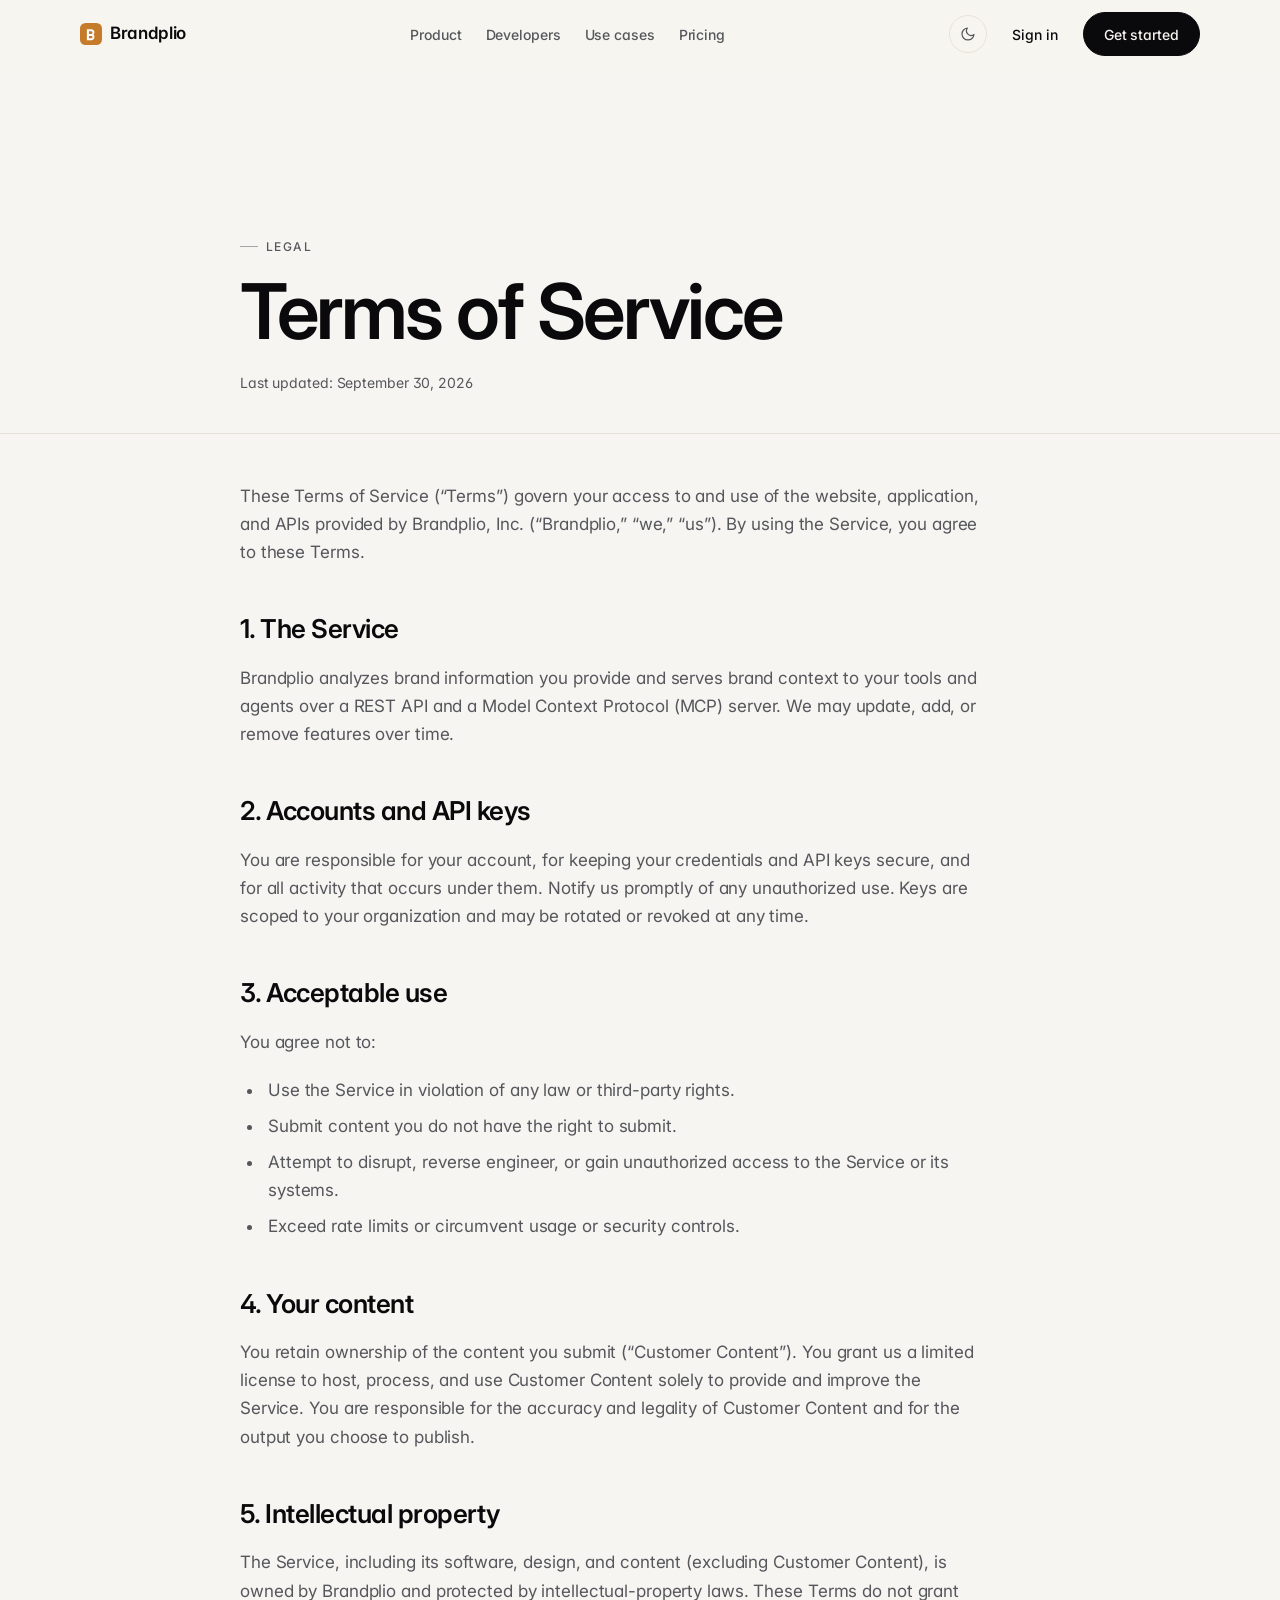
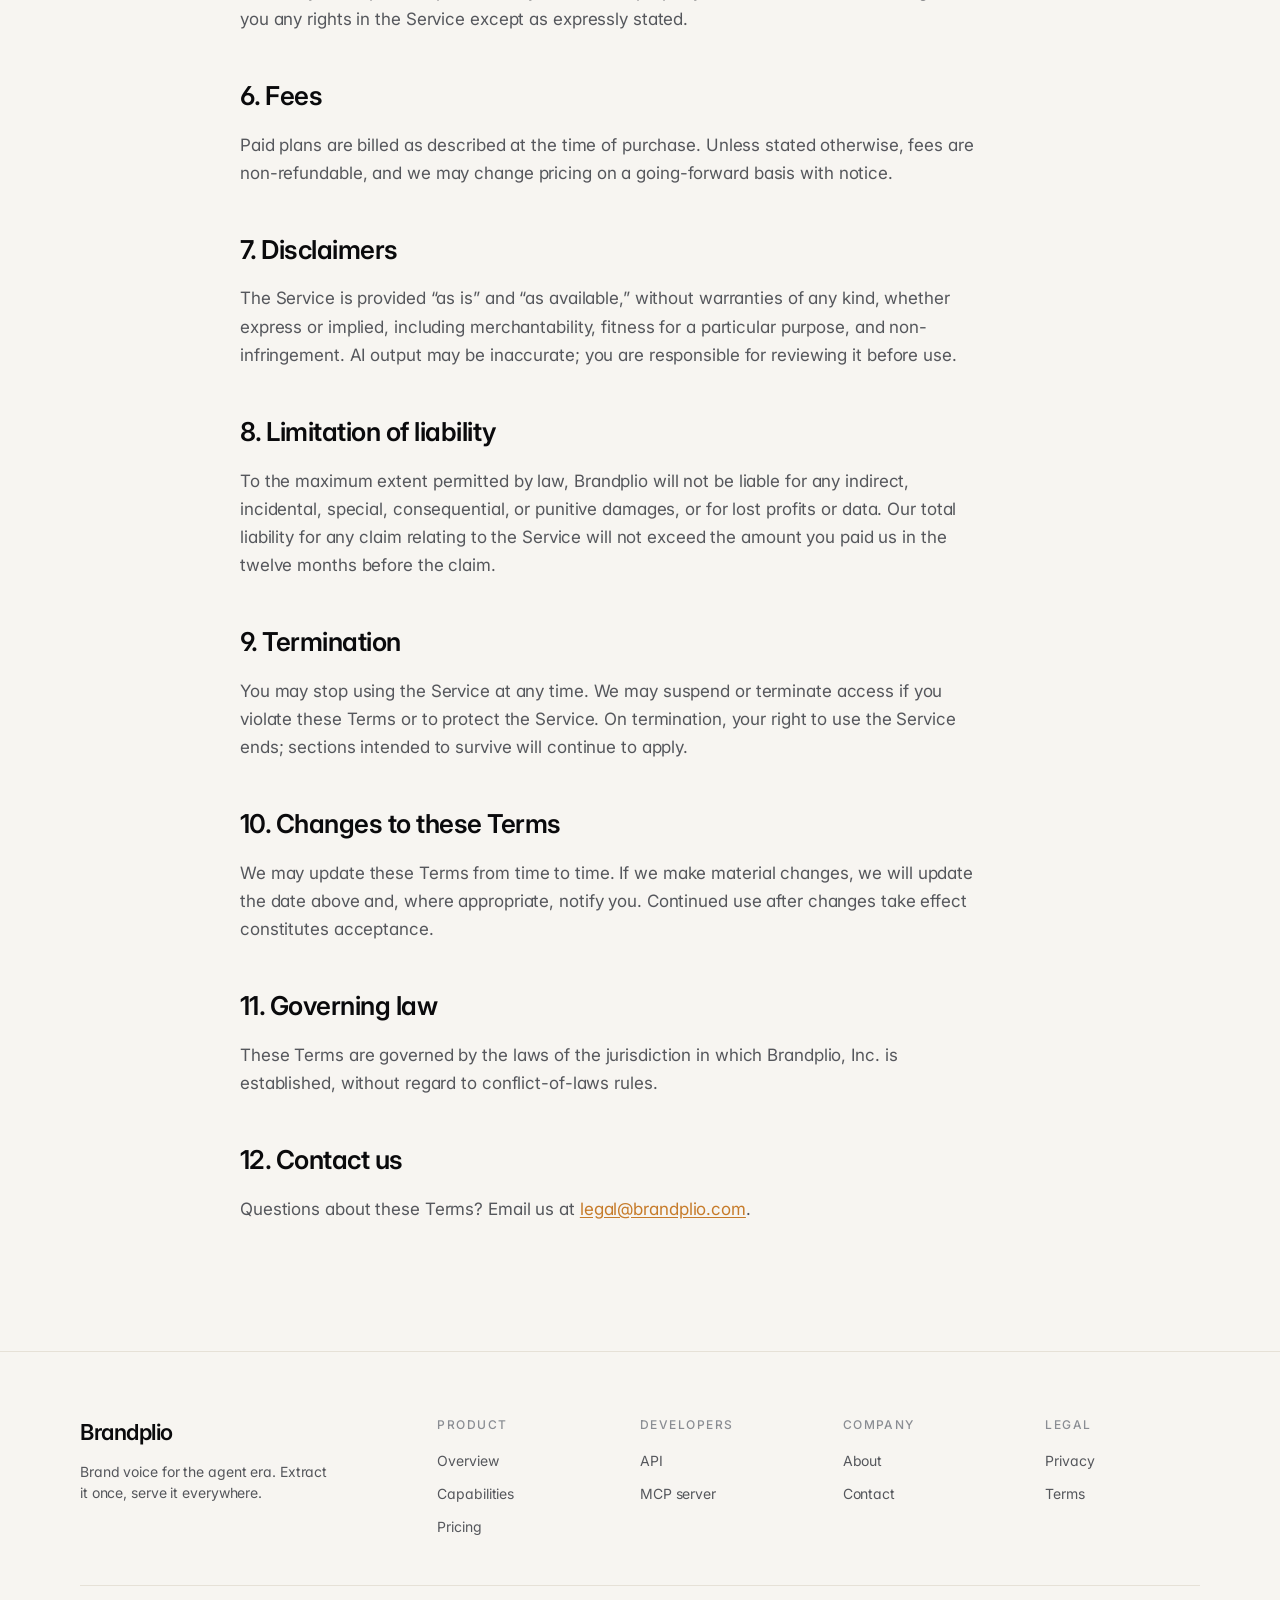
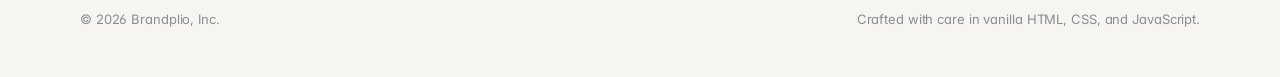
<file: terms/index.html>
<!doctype html>
<html lang="en">
<head>
<meta charset="utf-8" />
<meta name="viewport" content="width=device-width, initial-scale=1, viewport-fit=cover" />
<meta name="color-scheme" content="light dark" />
<title>Terms of Service · Brandplio</title>
<meta name="description" content="The terms that govern your use of Brandplio." />
<link rel="canonical" href="https://brandplio.com/terms/" />
<meta name="robots" content="noindex" />

<script>
  (function () {
    try {
      var t = localStorage.getItem('bp:theme');
      if (t === 'dark' || t === 'light') document.documentElement.setAttribute('data-theme', t);
    } catch (e) {}
  })();
</script>

<link rel="preconnect" href="https://fonts.googleapis.com" />
<link rel="preconnect" href="https://fonts.gstatic.com" crossorigin />
<link rel="stylesheet" href="https://fonts.googleapis.com/css2?family=Inter:wght@400;500;600;700&family=JetBrains+Mono:wght@400;500&display=swap" />

<link rel="stylesheet" href="../styles/tokens.css" />
<link rel="stylesheet" href="../styles/base.css" />
<link rel="stylesheet" href="../styles/components.css" />
<link rel="stylesheet" href="../styles/page.css" />

<link rel="icon" type="image/svg+xml" href="data:image/svg+xml,%3Csvg xmlns='http://www.w3.org/2000/svg' viewBox='0 0 32 32'%3E%3Crect width='32' height='32' rx='8' fill='%23C67B2A'/%3E%3Cpath d='M10 9h6.5a4.5 4.5 0 0 1 3.2 7.7A5 5 0 0 1 17 25H10V9zm3 3v4h3.2a2 2 0 1 0 0-4H13zm0 7v3h3.8a1.5 1.5 0 1 0 0-3H13z' fill='%230A0A0C'/%3E%3C/svg%3E" />
</head>

<body>

<!-- ============================= NAV ============================= -->
<header class="nav" id="nav">
  <div class="container nav__inner">
    <a href="../" class="nav__brand" aria-label="Brandplio home">
      <svg class="nav__brand-mark" viewBox="0 0 32 32" aria-hidden="true">
        <style>.bp-m-bg{fill:var(--color-accent)}.bp-m-fg{fill:var(--color-ink-on-accent)}</style>
        <rect class="bp-m-bg" width="32" height="32" rx="8" />
        <path class="bp-m-fg" d="M10 9h6.5a4.5 4.5 0 0 1 3.2 7.7A5 5 0 0 1 17 25H10V9zm3 3v4h3.2a2 2 0 1 0 0-4H13zm0 7v3h3.8a1.5 1.5 0 1 0 0-3H13z"/>
      </svg>
      Brandplio
    </a>

    <nav class="nav__links" aria-label="Primary">
      <a href="../product/" class="nav__link">Product</a>
      <a href="../developers/" class="nav__link">Developers</a>
      <a href="../#use-cases" class="nav__link">Use cases</a>
      <a href="../#pricing" class="nav__link">Pricing</a>
    </nav>

    <div class="nav__actions">
      <button class="nav__theme" type="button" id="theme-toggle" aria-label="Toggle color theme" title="Toggle theme">
        <svg class="icon-moon" viewBox="0 0 24 24" fill="none" stroke="currentColor" stroke-width="1.8" stroke-linecap="round" stroke-linejoin="round" aria-hidden="true"><path d="M21 12.8A9 9 0 1 1 11.2 3a7 7 0 0 0 9.8 9.8Z"/></svg>
        <svg class="icon-sun" viewBox="0 0 24 24" fill="none" stroke="currentColor" stroke-width="1.8" stroke-linecap="round" stroke-linejoin="round" aria-hidden="true"><circle cx="12" cy="12" r="4"/><path d="M12 2v2M12 20v2M4.93 4.93l1.41 1.41M17.66 17.66l1.41 1.41M2 12h2M20 12h2M4.93 19.07l1.41-1.41M17.66 6.34l1.41-1.41"/></svg>
      </button>
      <a href="https://app.brandplio.com/" class="btn btn--plain" target="_blank" rel="noopener">Sign in</a>
      <a href="https://app.brandplio.com/" class="btn btn--primary" target="_blank" rel="noopener">Get started</a>
    </div>
  </div>
</header>

<main>

  <!-- ============================= HERO ============================= -->
  <section class="page-hero">
    <div class="container container-narrow">
      <span class="eyebrow">Legal</span>
      <h1 class="display-lg page-hero__title">Terms of Service</h1>
      <p class="page-hero__meta">Last updated: September 30, 2026</p>
    </div>
  </section>

  <!-- ============================= BODY ============================= -->
  <section class="container container-narrow">
    <div class="prose">
      <p>
        These Terms of Service (&ldquo;Terms&rdquo;) govern your access to and use of
        the website, application, and APIs provided by Brandplio, Inc.
        (&ldquo;Brandplio,&rdquo; &ldquo;we,&rdquo; &ldquo;us&rdquo;). By using the
        Service, you agree to these Terms.
      </p>

      <h2>1. The Service</h2>
      <p>
        Brandplio analyzes brand information you provide and serves brand context to
        your tools and agents over a REST API and a Model Context Protocol (MCP)
        server. We may update, add, or remove features over time.
      </p>

      <h2>2. Accounts and API keys</h2>
      <p>
        You are responsible for your account, for keeping your credentials and API
        keys secure, and for all activity that occurs under them. Notify us promptly
        of any unauthorized use. Keys are scoped to your organization and may be
        rotated or revoked at any time.
      </p>

      <h2>3. Acceptable use</h2>
      <p>You agree not to:</p>
      <ul>
        <li>Use the Service in violation of any law or third-party rights.</li>
        <li>Submit content you do not have the right to submit.</li>
        <li>Attempt to disrupt, reverse engineer, or gain unauthorized access to the
          Service or its systems.</li>
        <li>Exceed rate limits or circumvent usage or security controls.</li>
      </ul>

      <h2>4. Your content</h2>
      <p>
        You retain ownership of the content you submit (&ldquo;Customer
        Content&rdquo;). You grant us a limited license to host, process, and use
        Customer Content solely to provide and improve the Service. You are
        responsible for the accuracy and legality of Customer Content and for the
        output you choose to publish.
      </p>

      <h2>5. Intellectual property</h2>
      <p>
        The Service, including its software, design, and content (excluding Customer
        Content), is owned by Brandplio and protected by intellectual-property laws.
        These Terms do not grant you any rights in the Service except as expressly
        stated.
      </p>

      <h2>6. Fees</h2>
      <p>
        Paid plans are billed as described at the time of purchase. Unless stated
        otherwise, fees are non-refundable, and we may change pricing on a
        going-forward basis with notice.
      </p>

      <h2>7. Disclaimers</h2>
      <p>
        The Service is provided &ldquo;as is&rdquo; and &ldquo;as available,&rdquo;
        without warranties of any kind, whether express or implied, including
        merchantability, fitness for a particular purpose, and non-infringement. AI
        output may be inaccurate; you are responsible for reviewing it before use.
      </p>

      <h2>8. Limitation of liability</h2>
      <p>
        To the maximum extent permitted by law, Brandplio will not be liable for any
        indirect, incidental, special, consequential, or punitive damages, or for
        lost profits or data. Our total liability for any claim relating to the
        Service will not exceed the amount you paid us in the twelve months before
        the claim.
      </p>

      <h2>9. Termination</h2>
      <p>
        You may stop using the Service at any time. We may suspend or terminate
        access if you violate these Terms or to protect the Service. On termination,
        your right to use the Service ends; sections intended to survive will
        continue to apply.
      </p>

      <h2>10. Changes to these Terms</h2>
      <p>
        We may update these Terms from time to time. If we make material changes, we
        will update the date above and, where appropriate, notify you. Continued use
        after changes take effect constitutes acceptance.
      </p>

      <h2>11. Governing law</h2>
      <p>
        These Terms are governed by the laws of the jurisdiction in which Brandplio,
        Inc. is established, without regard to conflict-of-laws rules.
      </p>

      <h2>12. Contact us</h2>
      <p>
        Questions about these Terms? Email us at
        <a href="mailto:legal@brandplio.com">legal@brandplio.com</a>.
      </p>
    </div>
  </section>

</main>

<!-- ============================= FOOTER ============================= -->
<footer class="footer">
  <div class="container">
    <div class="footer__grid">
      <div class="footer__brand">
        <div class="footer__brand-name">Brandplio</div>
        <p class="footer__tag">Brand voice for the agent era. Extract it once, serve it everywhere.</p>
      </div>

      <div class="footer__col">
        <h4>Product</h4>
        <ul>
          <li><a href="../product/">Overview</a></li>
          <li><a href="../#capabilities">Capabilities</a></li>
          <li><a href="../#pricing">Pricing</a></li>
        </ul>
      </div>

      <div class="footer__col">
        <h4>Developers</h4>
        <ul>
          <li><a href="../developers/">API</a></li>
          <li><a href="../developers/#mcp">MCP server</a></li>
        </ul>
      </div>

      <div class="footer__col">
        <h4>Company</h4>
        <ul>
          <li><a href="../about/">About</a></li>
          <li><a href="mailto:hello@brandplio.com">Contact</a></li>
        </ul>
      </div>

      <div class="footer__col">
        <h4>Legal</h4>
        <ul>
          <li><a href="../privacy/">Privacy</a></li>
          <li><a href="../terms/">Terms</a></li>
        </ul>
      </div>
    </div>

    <div class="footer__bottom">
      <div>&copy; <span id="year">2026</span> Brandplio, Inc.</div>
      <div>Crafted with care in vanilla HTML, CSS, and JavaScript.</div>
    </div>
  </div>
</footer>

<script type="module" src="../scripts/main.js"></script>

</body>
</html>
</file>
<file: styles/tokens.css>
/* Brandplio — Design Tokens
 * All system-level values live here as CSS custom properties.
 * Dark theme overrides at the bottom; toggle via [data-theme] on <html>.
 */

:root {
  color-scheme: light;

  /* ——— Color: foundation ——— */
  --color-bg:              #F7F5F1;
  --color-bg-elevated:     #FFFFFF;
  --color-surface:         #FBF9F5;
  --color-surface-sunken:  #EFEBE3;

  /* ——— Color: ink ——— */
  --color-ink:             #0A0A0C;
  --color-ink-strong:      #000000;
  --color-ink-muted:       #55575C;
  --color-ink-subtle:      #8A8D93;
  --color-ink-on-accent:   #FFFFFF;

  /* ——— Color: borders & dividers ——— */
  --color-border:          #E6E1D7;
  --color-border-strong:   #D4CEC0;
  --color-border-subtle:   #EFEBE3;

  /* ——— Color: accent (warm ochre) ——— */
  --color-accent:          #C67B2A;
  --color-accent-hover:    #AA6921;
  --color-accent-active:   #8F5818;
  --color-accent-soft:     #F0E0C8;
  --color-accent-fade:     rgba(198, 123, 42, 0.12);

  /* ——— Color: semantic ——— */
  --color-signal-warn:     #B8791A;
  --color-signal-risk:     #A83E2B;
  --color-signal-ok:       #3F7A4A;

  /* ——— Color: code block ——— */
  --code-bg:               #0E0E10;
  --code-ink:              #E8E6E1;
  --code-ink-muted:        #8A8D93;
  --code-comment:          #6B6F76;
  --code-keyword:          #E39A4C;
  --code-string:           #C8B48A;
  --code-fn:               #9FB8D4;
  --code-number:           #D38B7A;

  /* ——— Typography ——— */
  --font-display: 'Inter Display', 'Inter', -apple-system, BlinkMacSystemFont, 'Segoe UI', sans-serif;
  --font-body:    'Inter', -apple-system, BlinkMacSystemFont, 'Segoe UI', sans-serif;
  --font-mono:    'JetBrains Mono', ui-monospace, 'SF Mono', 'Menlo', monospace;

  --text-3xs:  0.6875rem;  /* 11 */
  --text-2xs:  0.75rem;    /* 12 */
  --text-xs:   0.8125rem;  /* 13 */
  --text-sm:   0.875rem;   /* 14 */
  --text-base: 1rem;       /* 16 */
  --text-md:   1.0625rem;  /* 17 */
  --text-lg:   1.1875rem;  /* 19 */
  --text-xl:   1.375rem;   /* 22 */
  --text-2xl:  1.625rem;   /* 26 */
  --text-3xl:  2rem;       /* 32 */
  --text-4xl:  2.5rem;     /* 40 */
  --text-5xl:  3.25rem;    /* 52 */
  --text-6xl:  4.25rem;    /* 68 */
  --text-7xl:  5.5rem;     /* 88 */
  --text-8xl:  7rem;       /* 112 — hero on wide screens */

  --leading-tight:  1.05;
  --leading-snug:   1.2;
  --leading-normal: 1.5;
  --leading-relaxed: 1.65;

  --tracking-tight:  -0.03em;
  --tracking-snug:   -0.018em;
  --tracking-normal: -0.006em;
  --tracking-wide:    0.04em;
  --tracking-caps:    0.12em;

  --weight-regular: 400;
  --weight-medium:  500;
  --weight-semi:    600;
  --weight-bold:    700;

  /* ——— Spacing (4px base) ——— */
  --space-0:   0;
  --space-1:   0.25rem;
  --space-2:   0.5rem;
  --space-3:   0.75rem;
  --space-4:   1rem;
  --space-5:   1.25rem;
  --space-6:   1.5rem;
  --space-8:   2rem;
  --space-10:  2.5rem;
  --space-12:  3rem;
  --space-16:  4rem;
  --space-20:  5rem;
  --space-24:  6rem;
  --space-32:  8rem;
  --space-40: 10rem;
  --space-48: 12rem;

  /* ——— Layout ——— */
  --max-content:  1200px;
  --max-narrow:   880px;
  --max-prose:    68ch;
  --gutter:       clamp(1.25rem, 4vw, 2.5rem);
  --section-y:    clamp(4rem, 10vw, 8rem);
  --section-y-lg: clamp(6rem, 14vw, 12rem);

  /* ——— Radii ——— */
  --radius-xs:   3px;
  --radius-sm:   6px;
  --radius-md:   10px;
  --radius-lg:   14px;
  --radius-xl:   20px;
  --radius-2xl:  28px;
  --radius-full: 999px;

  /* ——— Elevation ——— */
  --shadow-xs: 0 1px 2px rgba(10, 10, 12, 0.04);
  --shadow-sm: 0 2px 6px rgba(10, 10, 12, 0.05), 0 1px 2px rgba(10, 10, 12, 0.04);
  --shadow-md: 0 6px 16px rgba(10, 10, 12, 0.06), 0 2px 4px rgba(10, 10, 12, 0.04);
  --shadow-lg: 0 16px 40px rgba(10, 10, 12, 0.08), 0 4px 8px rgba(10, 10, 12, 0.04);
  --shadow-xl: 0 32px 64px rgba(10, 10, 12, 0.12);
  --ring-focus: 0 0 0 3px var(--color-accent-fade);

  /* ——— Motion ——— */
  --ease-out:      cubic-bezier(0.2, 0, 0, 1);
  --ease-out-soft: cubic-bezier(0.22, 0.61, 0.36, 1);
  --ease-in-out:   cubic-bezier(0.65, 0, 0.35, 1);
  --dur-instant:   80ms;
  --dur-fast:      150ms;
  --dur-base:      240ms;
  --dur-slow:      480ms;
  --dur-slower:    800ms;

  /* ——— Z-index ——— */
  --z-nav:    100;
  --z-dialog: 200;
  --z-toast:  300;
}

/* ——— Dark theme ——— */
[data-theme="dark"] {
  color-scheme: dark;

  --color-bg:              #0A0A0C;
  --color-bg-elevated:     #111115;
  --color-surface:         #141418;
  --color-surface-sunken:  #070708;

  --color-ink:             #F2EFE9;
  --color-ink-strong:      #FFFFFF;
  --color-ink-muted:       #A8A8AD;
  --color-ink-subtle:      #6C6E74;
  --color-ink-on-accent:   #0A0A0C;

  --color-border:          #24242A;
  --color-border-strong:   #35353B;
  --color-border-subtle:   #1A1A1F;

  --color-accent:          #E39A4C;
  --color-accent-hover:    #EDB068;
  --color-accent-active:   #F4C487;
  --color-accent-soft:     #2C2013;
  --color-accent-fade:     rgba(227, 154, 76, 0.16);

  --code-bg:               #0E0E10;

  --shadow-xs: 0 1px 2px rgba(0, 0, 0, 0.4);
  --shadow-sm: 0 2px 6px rgba(0, 0, 0, 0.45), 0 1px 2px rgba(0, 0, 0, 0.4);
  --shadow-md: 0 6px 16px rgba(0, 0, 0, 0.45), 0 2px 4px rgba(0, 0, 0, 0.35);
  --shadow-lg: 0 16px 40px rgba(0, 0, 0, 0.5), 0 4px 8px rgba(0, 0, 0, 0.35);
  --shadow-xl: 0 32px 64px rgba(0, 0, 0, 0.6);
}

/* Auto-dark if system prefers AND user hasn't chosen */
@media (prefers-color-scheme: dark) {
  :root:not([data-theme="light"]) {
    color-scheme: dark;

    --color-bg:              #0A0A0C;
    --color-bg-elevated:     #111115;
    --color-surface:         #141418;
    --color-surface-sunken:  #070708;

    --color-ink:             #F2EFE9;
    --color-ink-strong:      #FFFFFF;
    --color-ink-muted:       #A8A8AD;
    --color-ink-subtle:      #6C6E74;
    --color-ink-on-accent:   #0A0A0C;

    --color-border:          #24242A;
    --color-border-strong:   #35353B;
    --color-border-subtle:   #1A1A1F;

    --color-accent:          #E39A4C;
    --color-accent-hover:    #EDB068;
    --color-accent-active:   #F4C487;
    --color-accent-soft:     #2C2013;
    --color-accent-fade:     rgba(227, 154, 76, 0.16);

    --shadow-xs: 0 1px 2px rgba(0, 0, 0, 0.4);
    --shadow-sm: 0 2px 6px rgba(0, 0, 0, 0.45), 0 1px 2px rgba(0, 0, 0, 0.4);
    --shadow-md: 0 6px 16px rgba(0, 0, 0, 0.45), 0 2px 4px rgba(0, 0, 0, 0.35);
    --shadow-lg: 0 16px 40px rgba(0, 0, 0, 0.5), 0 4px 8px rgba(0, 0, 0, 0.35);
    --shadow-xl: 0 32px 64px rgba(0, 0, 0, 0.6);
  }
}
</file>
<file: styles/base.css>
/* Brandplio — Base styles
 * Reset + typography + layout primitives.
 */

*, *::before, *::after { box-sizing: border-box; }

html {
  -webkit-text-size-adjust: 100%;
  -moz-text-size-adjust: 100%;
  text-size-adjust: 100%;
  scroll-behavior: smooth;
}

body {
  margin: 0;
  background: var(--color-bg);
  color: var(--color-ink);
  font-family: var(--font-body);
  font-size: var(--text-md);
  line-height: var(--leading-normal);
  letter-spacing: var(--tracking-normal);
  font-feature-settings: 'ss01', 'cv11';
  -webkit-font-smoothing: antialiased;
  -moz-osx-font-smoothing: grayscale;
  text-rendering: optimizeLegibility;
  transition: background-color var(--dur-base) var(--ease-out),
              color var(--dur-base) var(--ease-out);
}

h1, h2, h3, h4, h5, h6, p, figure, blockquote, ul, ol, dl, dd {
  margin: 0;
}

ul, ol { padding: 0; list-style: none; }

a {
  color: inherit;
  text-decoration: none;
  transition: color var(--dur-fast) var(--ease-out);
}

a:focus-visible,
button:focus-visible,
input:focus-visible,
textarea:focus-visible,
[tabindex]:focus-visible {
  outline: none;
  box-shadow: var(--ring-focus);
  border-radius: var(--radius-sm);
}

img, svg, video { display: block; max-width: 100%; }

button {
  font: inherit;
  color: inherit;
  background: none;
  border: 0;
  padding: 0;
  cursor: pointer;
}

input, textarea, select {
  font: inherit;
  color: inherit;
}

hr {
  border: 0;
  height: 1px;
  background: var(--color-border);
}

code, pre, kbd, samp {
  font-family: var(--font-mono);
  font-size: 0.95em;
}

::selection {
  background: var(--color-accent-soft);
  color: var(--color-ink);
}

/* —— Headings —— */
.eyebrow {
  display: inline-flex;
  align-items: center;
  gap: var(--space-2);
  font-family: var(--font-body);
  font-size: var(--text-2xs);
  font-weight: var(--weight-medium);
  letter-spacing: var(--tracking-caps);
  text-transform: uppercase;
  color: var(--color-ink-muted);
}
.eyebrow::before {
  content: "";
  width: 18px;
  height: 1px;
  background: currentColor;
  opacity: 0.5;
}

.display-xl, .display-lg, .display-md, .display-sm {
  font-family: var(--font-display);
  font-weight: var(--weight-semi);
  letter-spacing: var(--tracking-tight);
  line-height: var(--leading-tight);
  color: var(--color-ink);
  text-wrap: balance;
}

.display-xl {
  font-size: clamp(var(--text-5xl), 8.5vw, var(--text-8xl));
  line-height: 0.98;
  letter-spacing: -0.035em;
}

.display-lg {
  font-size: clamp(var(--text-4xl), 6vw, var(--text-7xl));
  letter-spacing: -0.032em;
}

.display-md {
  font-size: clamp(var(--text-3xl), 4.2vw, var(--text-5xl));
  letter-spacing: -0.028em;
}

.display-sm {
  font-size: clamp(var(--text-2xl), 2.6vw, var(--text-3xl));
  line-height: 1.1;
}

.lede {
  font-size: clamp(var(--text-lg), 1.5vw, var(--text-xl));
  line-height: var(--leading-relaxed);
  color: var(--color-ink-muted);
  max-width: 58ch;
  text-wrap: pretty;
}

.muted { color: var(--color-ink-muted); }
.subtle { color: var(--color-ink-subtle); }
.accent-text { color: var(--color-accent); }

/* —— Layout primitives —— */
.container {
  width: 100%;
  max-width: var(--max-content);
  margin: 0 auto;
  padding-left: var(--gutter);
  padding-right: var(--gutter);
}

.container-narrow {
  max-width: var(--max-narrow);
}

.section {
  padding-top: var(--section-y);
  padding-bottom: var(--section-y);
}

.section--lg { padding-top: var(--section-y-lg); padding-bottom: var(--section-y-lg); }
.section--tight { padding-top: var(--space-16); padding-bottom: var(--space-16); }

.section-head {
  display: grid;
  gap: var(--space-5);
  max-width: 720px;
  margin-bottom: var(--space-16);
}

/* —— Utility —— */
.sr-only {
  position: absolute;
  width: 1px; height: 1px;
  padding: 0; margin: -1px;
  overflow: hidden; clip: rect(0,0,0,0);
  white-space: nowrap; border: 0;
}

@media (prefers-reduced-motion: reduce) {
  *, *::before, *::after {
    animation-duration: 0.01ms !important;
    animation-iteration-count: 1 !important;
    transition-duration: 0.01ms !important;
    scroll-behavior: auto !important;
  }
}
</file>
<file: styles/components.css>
/* Brandplio — Reusable components
 * Nav, buttons, cards, tiles, tags, code block, tabs.
 */

/* ——————————————————————— Buttons ——————————————————————— */
.btn {
  display: inline-flex;
  align-items: center;
  justify-content: center;
  gap: var(--space-2);
  padding: 0 var(--space-5);
  height: 44px;
  border-radius: var(--radius-full);
  font-family: var(--font-body);
  font-size: var(--text-sm);
  font-weight: var(--weight-medium);
  letter-spacing: -0.005em;
  white-space: nowrap;
  cursor: pointer;
  transition: background-color var(--dur-fast) var(--ease-out),
              color var(--dur-fast) var(--ease-out),
              border-color var(--dur-fast) var(--ease-out),
              transform var(--dur-fast) var(--ease-out);
  border: 1px solid transparent;
}

.btn:active { transform: translateY(1px); }

.btn--primary {
  background: var(--color-ink);
  color: var(--color-bg);
  border-color: var(--color-ink);
}
.btn--primary:hover {
  background: var(--color-accent);
  border-color: var(--color-accent);
  color: var(--color-ink-on-accent);
}

.btn--accent {
  background: var(--color-accent);
  color: var(--color-ink-on-accent);
  border-color: var(--color-accent);
}
.btn--accent:hover {
  background: var(--color-accent-hover);
  border-color: var(--color-accent-hover);
}

.btn--ghost {
  background: transparent;
  color: var(--color-ink);
  border-color: var(--color-border-strong);
}
.btn--ghost:hover {
  border-color: var(--color-ink);
  background: var(--color-surface);
}

.btn--plain {
  background: transparent;
  color: var(--color-ink);
  padding: 0 var(--space-3);
}
.btn--plain:hover { color: var(--color-accent); }

.btn--lg {
  height: 52px;
  padding: 0 var(--space-6);
  font-size: var(--text-base);
}

.btn__arrow {
  display: inline-block;
  transition: transform var(--dur-fast) var(--ease-out);
}
.btn:hover .btn__arrow { transform: translateX(3px); }

/* ——————————————————————— Nav ——————————————————————— */
.nav {
  position: sticky;
  top: 0;
  z-index: var(--z-nav);
  background: color-mix(in srgb, var(--color-bg) 80%, transparent);
  backdrop-filter: saturate(180%) blur(18px);
  -webkit-backdrop-filter: saturate(180%) blur(18px);
  border-bottom: 1px solid transparent;
  transition: border-color var(--dur-base) var(--ease-out),
              background-color var(--dur-base) var(--ease-out);
}

.nav[data-scrolled="true"] {
  border-bottom-color: var(--color-border);
  background: color-mix(in srgb, var(--color-bg) 92%, transparent);
}

.nav__inner {
  display: flex;
  align-items: center;
  justify-content: space-between;
  height: 68px;
  gap: var(--space-8);
}

.nav__brand {
  display: inline-flex;
  align-items: center;
  gap: var(--space-2);
  font-family: var(--font-display);
  font-weight: var(--weight-semi);
  font-size: var(--text-md);
  letter-spacing: -0.02em;
  color: var(--color-ink);
}

.nav__brand-mark {
  width: 22px;
  height: 22px;
  display: inline-block;
}

.nav__links {
  display: flex;
  gap: var(--space-6);
  align-items: center;
}

.nav__link {
  font-size: var(--text-sm);
  color: var(--color-ink-muted);
  font-weight: var(--weight-medium);
}
.nav__link:hover { color: var(--color-ink); }

.nav__actions {
  display: flex;
  align-items: center;
  gap: var(--space-3);
}

.nav__theme {
  width: 38px;
  height: 38px;
  border-radius: var(--radius-full);
  border: 1px solid var(--color-border);
  display: inline-grid;
  place-items: center;
  color: var(--color-ink-muted);
  transition: border-color var(--dur-fast) var(--ease-out),
              color var(--dur-fast) var(--ease-out);
}
.nav__theme:hover {
  border-color: var(--color-ink);
  color: var(--color-ink);
}
.nav__theme svg { width: 16px; height: 16px; }
.nav__theme .icon-sun { display: none; }
[data-theme="dark"] .nav__theme .icon-sun { display: block; }
[data-theme="dark"] .nav__theme .icon-moon { display: none; }
@media (prefers-color-scheme: dark) {
  :root:not([data-theme="light"]) .nav__theme .icon-sun { display: block; }
  :root:not([data-theme="light"]) .nav__theme .icon-moon { display: none; }
}

.nav__mobile {
  display: none;
}

@media (max-width: 820px) {
  .nav__links { display: none; }
  .nav__brand { font-size: var(--text-base); }
}

/* ——————————————————————— Tags ——————————————————————— */
.tag {
  display: inline-flex;
  align-items: center;
  gap: var(--space-2);
  padding: var(--space-1) var(--space-3);
  border-radius: var(--radius-full);
  font-size: var(--text-2xs);
  font-weight: var(--weight-medium);
  letter-spacing: var(--tracking-caps);
  text-transform: uppercase;
  background: var(--color-accent-fade);
  color: var(--color-accent);
  border: 1px solid transparent;
}

.tag--ghost {
  background: transparent;
  color: var(--color-ink-muted);
  border-color: var(--color-border);
}

.tag__dot {
  width: 6px; height: 6px;
  border-radius: 50%;
  background: currentColor;
}

/* ——————————————————————— Cards ——————————————————————— */
.card {
  background: var(--color-bg-elevated);
  border: 1px solid var(--color-border);
  border-radius: var(--radius-lg);
  transition: border-color var(--dur-fast) var(--ease-out),
              transform var(--dur-base) var(--ease-out),
              box-shadow var(--dur-base) var(--ease-out);
}
.card:hover {
  border-color: var(--color-border-strong);
  box-shadow: var(--shadow-md);
}

/* ——————————————————————— Code block ——————————————————————— */
.code {
  background: var(--code-bg);
  color: var(--code-ink);
  border-radius: var(--radius-lg);
  overflow: hidden;
  font-family: var(--font-mono);
  font-size: var(--text-sm);
  line-height: var(--leading-relaxed);
  border: 1px solid var(--color-border);
}

.code__head {
  display: flex;
  align-items: center;
  justify-content: space-between;
  padding: var(--space-3) var(--space-4);
  border-bottom: 1px solid rgba(255,255,255,0.06);
  color: var(--code-ink-muted);
  font-family: var(--font-body);
  font-size: var(--text-2xs);
  letter-spacing: var(--tracking-caps);
  text-transform: uppercase;
}

.code__lights {
  display: inline-flex;
  gap: 6px;
}
.code__lights span {
  width: 11px; height: 11px;
  border-radius: 50%;
  background: #2A2A2E;
}

.code__copy {
  display: inline-flex;
  align-items: center;
  gap: var(--space-2);
  color: var(--code-ink-muted);
  font-size: var(--text-2xs);
  letter-spacing: var(--tracking-caps);
  text-transform: uppercase;
  padding: var(--space-1) var(--space-2);
  border-radius: var(--radius-sm);
  transition: color var(--dur-fast) var(--ease-out),
              background-color var(--dur-fast) var(--ease-out);
}
.code__copy:hover {
  color: var(--code-ink);
  background: rgba(255,255,255,0.04);
}

.code__body {
  padding: var(--space-5) var(--space-6);
  overflow-x: auto;
  white-space: pre;
  tab-size: 2;
}

.tok-comment { color: var(--code-comment); font-style: italic; }
.tok-kw      { color: var(--code-keyword); }
.tok-str     { color: var(--code-string); }
.tok-fn      { color: var(--code-fn); }
.tok-num     { color: var(--code-number); }
.tok-dim     { color: var(--code-ink-muted); }

/* ——————————————————————— Tabs ——————————————————————— */
.tabs {
  display: flex;
  gap: var(--space-1);
  padding: var(--space-1);
  background: var(--color-surface);
  border: 1px solid var(--color-border);
  border-radius: var(--radius-full);
  width: fit-content;
}

.tab {
  padding: var(--space-2) var(--space-5);
  border-radius: var(--radius-full);
  font-size: var(--text-sm);
  font-weight: var(--weight-medium);
  color: var(--color-ink-muted);
  transition: background-color var(--dur-fast) var(--ease-out),
              color var(--dur-fast) var(--ease-out);
}
.tab:hover { color: var(--color-ink); }
.tab[aria-selected="true"] {
  background: var(--color-bg-elevated);
  color: var(--color-ink);
  box-shadow: var(--shadow-xs);
}

/* ——————————————————————— Feature list (shared across pages) ——————————————————————— */
.dev-feat {
  display: flex;
  flex-direction: column;
  gap: var(--space-4);
  margin: var(--space-8) 0;
}
.dev-feat li {
  display: grid;
  grid-template-columns: 20px 1fr;
  gap: var(--space-3);
  align-items: flex-start;
  font-size: var(--text-sm);
  color: var(--color-ink-muted);
  line-height: var(--leading-relaxed);
}
.dev-feat svg {
  margin-top: 3px;
  color: var(--color-accent);
  width: 16px; height: 16px;
}
.dev-feat b {
  color: var(--color-ink);
  font-weight: var(--weight-semi);
}

/* ——————————————————————— Footer ——————————————————————— */
.footer {
  border-top: 1px solid var(--color-border);
  padding: var(--space-16) 0 var(--space-12);
  color: var(--color-ink-muted);
  font-size: var(--text-sm);
}

.footer__grid {
  display: grid;
  grid-template-columns: 2fr repeat(4, 1fr);
  gap: var(--space-12);
  margin-bottom: var(--space-12);
}

@media (max-width: 820px) {
  .footer__grid { grid-template-columns: 1fr 1fr; gap: var(--space-8); }
}

.footer__brand {
  display: flex; flex-direction: column; gap: var(--space-3);
  max-width: 28ch;
}
.footer__brand-name {
  font-family: var(--font-display);
  font-size: var(--text-xl);
  font-weight: var(--weight-semi);
  letter-spacing: -0.02em;
  color: var(--color-ink);
}
.footer__tag { color: var(--color-ink-muted); font-size: var(--text-sm); }

.footer__col h4 {
  font-family: var(--font-body);
  font-size: var(--text-2xs);
  font-weight: var(--weight-medium);
  letter-spacing: var(--tracking-caps);
  text-transform: uppercase;
  color: var(--color-ink-subtle);
  margin-bottom: var(--space-4);
}
.footer__col ul { display: flex; flex-direction: column; gap: var(--space-3); }
.footer__col a:hover { color: var(--color-ink); }

.footer__bottom {
  display: flex;
  justify-content: space-between;
  align-items: center;
  padding-top: var(--space-6);
  border-top: 1px solid var(--color-border);
  font-size: var(--text-xs);
  color: var(--color-ink-subtle);
  flex-wrap: wrap;
  gap: var(--space-4);
}
</file>
<file: styles/home.css>
/* Brandplio — Home page sections
 * Hero, logos, problem, layers, capabilities, dev, use cases, testimonials,
 * pricing, CTA band.
 */

/* ——————————————————————— Hero ——————————————————————— */
.hero {
  position: relative;
  padding: clamp(4rem, 10vw, 7rem) 0 clamp(3rem, 8vw, 5rem);
  overflow: hidden;
}

.hero__grid {
  display: grid;
  grid-template-columns: minmax(0, 1.05fr) minmax(0, 1fr);
  gap: clamp(2rem, 4vw, 4rem);
  align-items: center;
}

@media (max-width: 980px) {
  .hero__grid { grid-template-columns: 1fr; gap: var(--space-10); }
}

.hero__copy { max-width: 620px; }

.hero__eyebrow { margin-bottom: var(--space-6); }

.hero__headline {
  margin-bottom: var(--space-6);
}

.hero__headline em {
  font-style: normal;
  color: var(--color-accent);
  background: linear-gradient(180deg,
    transparent 62%,
    var(--color-accent-fade) 62%,
    var(--color-accent-fade) 94%,
    transparent 94%);
  padding: 0 0.08em;
}

.hero__sub { margin-bottom: var(--space-10); }

.hero__actions {
  display: flex;
  gap: var(--space-3);
  flex-wrap: wrap;
  align-items: center;
}

.hero__assurance {
  margin-top: var(--space-8);
  display: flex;
  gap: var(--space-6);
  flex-wrap: wrap;
  font-size: var(--text-xs);
  color: var(--color-ink-subtle);
  letter-spacing: var(--tracking-wide);
}
.hero__assurance span {
  display: inline-flex;
  align-items: center;
  gap: var(--space-2);
}
.hero__assurance span::before {
  content: "";
  width: 6px;
  height: 6px;
  border-radius: 50%;
  background: var(--color-accent);
}

/* Hero diagram container */
.hero__visual {
  position: relative;
  aspect-ratio: 1 / 1;
  max-width: 560px;
  width: 100%;
  margin-left: auto;
}

.hero__visual svg {
  width: 100%;
  height: 100%;
  overflow: visible;
}

@media (max-width: 980px) {
  .hero__visual { max-width: 480px; margin: 0 auto; }
}

/* ambient background glow behind hero */
.hero::before {
  content: "";
  position: absolute;
  right: -10vw;
  top: -10vw;
  width: 55vw;
  height: 55vw;
  background: radial-gradient(circle at 50% 50%,
              var(--color-accent-fade) 0%,
              transparent 60%);
  pointer-events: none;
  z-index: 0;
}
.hero > .container { position: relative; z-index: 1; }

/* ——————————————————————— Logo strip ——————————————————————— */
.logos {
  padding: var(--space-16) 0;
  border-top: 1px solid var(--color-border);
  border-bottom: 1px solid var(--color-border);
}

.logos__label {
  text-align: center;
  font-size: var(--text-2xs);
  letter-spacing: var(--tracking-caps);
  text-transform: uppercase;
  color: var(--color-ink-subtle);
  margin-bottom: var(--space-8);
}

.logos__row {
  display: grid;
  grid-template-columns: repeat(6, 1fr);
  gap: var(--space-10);
  align-items: center;
  justify-items: center;
  opacity: 0.82;
}

.logos__item {
  height: 26px;
  width: 100%;
  max-width: 140px;
  display: flex;
  align-items: center;
  justify-content: center;
  color: var(--color-ink-muted);
  font-family: var(--font-display);
  font-size: var(--text-base);
  font-weight: var(--weight-semi);
  letter-spacing: -0.02em;
  filter: saturate(0);
  transition: color var(--dur-fast) var(--ease-out);
}
.logos__item:hover { color: var(--color-ink); }

@media (max-width: 820px) {
  .logos__row { grid-template-columns: repeat(3, 1fr); gap: var(--space-6); }
}

/* ——————————————————————— Problem ——————————————————————— */
.problem {
  padding: var(--section-y-lg) 0;
  text-align: center;
}

.problem__quote {
  max-width: 22ch;
  margin: 0 auto;
  font-family: var(--font-display);
  font-size: clamp(var(--text-3xl), 5vw, var(--text-6xl));
  line-height: 1.08;
  letter-spacing: -0.03em;
  font-weight: var(--weight-semi);
  color: var(--color-ink);
  text-wrap: balance;
}
.problem__quote b {
  color: var(--color-ink-subtle);
  font-weight: inherit;
}
.problem__quote .keep {
  color: var(--color-accent);
}

.problem__contrast {
  display: grid;
  grid-template-columns: repeat(3, 1fr);
  gap: var(--space-5);
  max-width: 960px;
  margin: var(--space-16) auto 0;
  text-align: left;
}
@media (max-width: 820px) {
  .problem__contrast { grid-template-columns: 1fr; }
}

.voice-card {
  background: var(--color-bg-elevated);
  border: 1px solid var(--color-border);
  border-radius: var(--radius-lg);
  padding: var(--space-6);
  position: relative;
}
.voice-card__channel {
  font-size: var(--text-2xs);
  letter-spacing: var(--tracking-caps);
  text-transform: uppercase;
  color: var(--color-ink-subtle);
  margin-bottom: var(--space-4);
  display: flex;
  justify-content: space-between;
  align-items: center;
}
.voice-card__channel::after {
  content: "";
  display: inline-block;
  width: 8px; height: 8px;
  border-radius: 50%;
  background: var(--color-signal-risk);
  opacity: 0.7;
}
.voice-card[data-tone="email"] .voice-card__channel::after  { background: var(--color-signal-warn); }
.voice-card[data-tone="social"] .voice-card__channel::after { background: var(--color-signal-risk); }
.voice-card[data-tone="sales"] .voice-card__channel::after  { background: var(--color-ink-subtle); }

.voice-card__text {
  font-size: var(--text-base);
  line-height: var(--leading-relaxed);
  color: var(--color-ink);
}

/* ——————————————————————— Five layers ——————————————————————— */
.layers {
  background: var(--color-surface);
  border-top: 1px solid var(--color-border);
  border-bottom: 1px solid var(--color-border);
  overflow-x: hidden;  /* fallback for older browsers */
  overflow-x: clip;    /* preferred: contains translateX offsets without creating a scroll container */
}

.layers__grid {
  display: grid;
  grid-template-columns: minmax(0, 1fr) minmax(0, 1.1fr);
  gap: clamp(3rem, 6vw, 6rem);
  align-items: center;
}
@media (max-width: 980px) {
  .layers__grid { grid-template-columns: 1fr; }
}

.layers__diagram {
  display: flex;
  flex-direction: column;
  gap: 10px;
  perspective: 1600px;
}

.layer {
  --layer-accent: var(--color-accent);
  position: relative;
  border-radius: var(--radius-lg);
  padding: var(--space-5) var(--space-6);
  background: var(--color-bg-elevated);
  border: 1px solid var(--color-border);
  display: grid;
  grid-template-columns: 36px 1fr auto;
  gap: var(--space-4);
  align-items: center;
  transform: rotateX(6deg) rotateY(-14deg) translateX(var(--layer-offset, 0px));
  box-shadow: var(--shadow-sm);
  transition: transform var(--dur-base) var(--ease-out),
              box-shadow var(--dur-base) var(--ease-out);
}

.layer:nth-child(1) { --layer-offset:  0px; }
.layer:nth-child(2) { --layer-offset: 20px; }
.layer:nth-child(3) { --layer-offset: 40px; }
.layer:nth-child(4) { --layer-offset: 60px; }
.layer:nth-child(5) { --layer-offset: 80px; }

.layer:hover {
  transform: rotateX(2deg) rotateY(-6deg) translateX(var(--layer-offset, 0px)) translateZ(18px);
  box-shadow: var(--shadow-lg);
}

.layer__icon {
  width: 36px; height: 36px;
  border-radius: var(--radius-md);
  display: grid; place-items: center;
  background: var(--color-accent-fade);
  color: var(--color-accent);
}
.layer__icon svg { width: 18px; height: 18px; }

.layer__body { min-width: 0; }
.layer__name {
  font-family: var(--font-display);
  font-weight: var(--weight-semi);
  font-size: var(--text-base);
  letter-spacing: -0.012em;
  color: var(--color-ink);
  margin-bottom: 2px;
}
.layer__desc {
  font-size: var(--text-xs);
  color: var(--color-ink-muted);
  line-height: var(--leading-normal);
}

.layer__example {
  font-family: var(--font-mono);
  font-size: var(--text-2xs);
  color: var(--color-ink-subtle);
  background: var(--color-surface-sunken);
  padding: 4px 10px;
  border-radius: var(--radius-full);
  white-space: nowrap;
}

@media (max-width: 560px) {
  .layer { grid-template-columns: 32px 1fr; }
  .layer__example { display: none; }
  .layer { transform: none !important; }
}

/* ——————————————————————— Capabilities ——————————————————————— */
.caps__grid {
  display: grid;
  grid-template-columns: repeat(3, 1fr);
  gap: var(--space-4);
}

@media (max-width: 980px) { .caps__grid { grid-template-columns: repeat(2, 1fr); } }
@media (max-width: 620px) { .caps__grid { grid-template-columns: 1fr; } }

.cap {
  background: var(--color-bg-elevated);
  border: 1px solid var(--color-border);
  border-radius: var(--radius-lg);
  padding: var(--space-6);
  display: flex;
  flex-direction: column;
  gap: var(--space-4);
  min-height: 240px;
  transition: border-color var(--dur-fast) var(--ease-out),
              transform var(--dur-base) var(--ease-out),
              box-shadow var(--dur-base) var(--ease-out);
}
.cap:hover {
  border-color: var(--color-border-strong);
  transform: translateY(-2px);
  box-shadow: var(--shadow-md);
}

.cap__icon {
  width: 40px; height: 40px;
  border-radius: var(--radius-md);
  display: grid; place-items: center;
  color: var(--color-accent);
  background: var(--color-accent-fade);
}
.cap__icon svg { width: 20px; height: 20px; }

.cap__name {
  font-family: var(--font-display);
  font-weight: var(--weight-semi);
  font-size: var(--text-lg);
  letter-spacing: -0.018em;
  color: var(--color-ink);
}

.cap__desc {
  color: var(--color-ink-muted);
  font-size: var(--text-sm);
  line-height: var(--leading-relaxed);
  margin-top: auto;
}

/* ——————————————————————— Developer section ——————————————————————— */
.devband {
  background: var(--color-surface-sunken);
  border-top: 1px solid var(--color-border);
  border-bottom: 1px solid var(--color-border);
  position: relative;
  overflow: hidden;
}

[data-theme="dark"] .devband { background: var(--color-surface); }

.devband__grid {
  display: grid;
  grid-template-columns: minmax(0, 1fr) minmax(0, 1.1fr);
  gap: clamp(3rem, 6vw, 5rem);
  align-items: center;
}
@media (max-width: 980px) { .devband__grid { grid-template-columns: 1fr; } }

.devband__text .display-md { margin-bottom: var(--space-6); }

.devband__stack {
  display: grid;
  gap: var(--space-4);
}

.mcp-panel {
  background: var(--code-bg);
  color: var(--code-ink);
  border-radius: var(--radius-lg);
  padding: var(--space-5) var(--space-6);
  border: 1px solid var(--color-border);
  display: flex;
  align-items: center;
  gap: var(--space-4);
}
.mcp-panel__logo {
  width: 38px; height: 38px;
  border-radius: var(--radius-md);
  display: grid; place-items: center;
  background: var(--color-accent);
  color: var(--color-ink-on-accent);
  font-family: var(--font-display);
  font-weight: var(--weight-bold);
  font-size: var(--text-md);
  flex-shrink: 0;
}
.mcp-panel__text {
  font-size: var(--text-sm);
  line-height: var(--leading-snug);
}
.mcp-panel__text b { color: var(--code-ink); font-weight: var(--weight-semi); display: block; margin-bottom: 2px; }
.mcp-panel__text span { color: var(--code-ink-muted); }
.mcp-panel__status {
  margin-left: auto;
  display: inline-flex;
  align-items: center;
  gap: var(--space-2);
  font-size: var(--text-2xs);
  letter-spacing: var(--tracking-caps);
  text-transform: uppercase;
  color: var(--code-ink-muted);
}
.mcp-panel__status::before {
  content: "";
  width: 8px; height: 8px;
  border-radius: 50%;
  background: #66C08C;
  box-shadow: 0 0 10px #66C08C;
}

/* ——————————————————————— Use case tabs ——————————————————————— */
.cases__head {
  display: flex;
  justify-content: space-between;
  align-items: flex-end;
  gap: var(--space-6);
  margin-bottom: var(--space-10);
  flex-wrap: wrap;
}

.case-panel {
  display: none;
  background: var(--color-bg-elevated);
  border: 1px solid var(--color-border);
  border-radius: var(--radius-xl);
  overflow: hidden;
}
.case-panel[data-active="true"] {
  display: grid;
  grid-template-columns: 1.1fr 1fr;
  animation: fadeUp var(--dur-base) var(--ease-out);
}
@media (max-width: 820px) { .case-panel[data-active="true"] { grid-template-columns: 1fr; } }

@keyframes fadeUp {
  from { opacity: 0; transform: translateY(8px); }
  to { opacity: 1; transform: translateY(0); }
}

.case-panel__body {
  padding: clamp(2rem, 4vw, 3.5rem);
  display: flex;
  flex-direction: column;
  gap: var(--space-5);
}
.case-panel__title {
  font-family: var(--font-display);
  font-size: var(--text-3xl);
  font-weight: var(--weight-semi);
  letter-spacing: -0.028em;
  line-height: 1.12;
  color: var(--color-ink);
}
.case-panel__copy {
  color: var(--color-ink-muted);
  font-size: var(--text-base);
  line-height: var(--leading-relaxed);
}
.case-panel__metric {
  display: flex;
  align-items: baseline;
  gap: var(--space-3);
  padding-top: var(--space-5);
  border-top: 1px solid var(--color-border);
  margin-top: auto;
}
.case-panel__metric strong {
  font-family: var(--font-display);
  font-size: var(--text-4xl);
  font-weight: var(--weight-semi);
  letter-spacing: -0.03em;
  color: var(--color-accent);
}
.case-panel__metric span {
  font-size: var(--text-sm);
  color: var(--color-ink-muted);
  max-width: 22ch;
}

.case-panel__aside {
  background: var(--color-surface-sunken);
  border-left: 1px solid var(--color-border);
  padding: clamp(2rem, 4vw, 3rem);
  display: flex;
  flex-direction: column;
  gap: var(--space-4);
}

@media (max-width: 820px) {
  .case-panel__aside { border-left: 0; border-top: 1px solid var(--color-border); }
}

.aside-card {
  padding: var(--space-4);
  background: var(--color-bg-elevated);
  border: 1px solid var(--color-border);
  border-radius: var(--radius-md);
  display: grid;
  grid-template-columns: 32px 1fr auto;
  gap: var(--space-3);
  align-items: center;
  font-size: var(--text-sm);
}
.aside-card__icon {
  width: 32px; height: 32px;
  border-radius: var(--radius-sm);
  display: grid; place-items: center;
  background: var(--color-accent-fade);
  color: var(--color-accent);
}
.aside-card__icon svg { width: 16px; height: 16px; }
.aside-card__title { color: var(--color-ink); font-weight: var(--weight-medium); }
.aside-card__meta { color: var(--color-ink-subtle); font-size: var(--text-xs); }

/* ——————————————————————— Testimonials ——————————————————————— */
.testi {
  display: grid;
  grid-template-columns: 1.3fr 1fr 1fr;
  gap: var(--space-5);
}
@media (max-width: 980px) { .testi { grid-template-columns: 1fr; } }

.quote {
  padding: clamp(1.5rem, 3vw, 2.5rem);
  border-radius: var(--radius-xl);
  border: 1px solid var(--color-border);
  background: var(--color-bg-elevated);
  display: flex;
  flex-direction: column;
  gap: var(--space-5);
}

.quote--primary {
  background: var(--color-ink);
  color: var(--color-bg);
  border-color: var(--color-ink);
}
.quote--primary .quote__mark,
.quote--primary .quote__author small { color: var(--color-ink-subtle); }

.quote__label {
  font-family: var(--font-body);
  font-size: var(--text-2xs);
  font-weight: var(--weight-semi);
  letter-spacing: var(--tracking-caps);
  text-transform: uppercase;
  color: var(--color-accent);
}

.quote__mark {
  font-family: var(--font-display);
  font-size: var(--text-5xl);
  line-height: 0.7;
  color: var(--color-accent);
}

.quote__text {
  font-family: var(--font-display);
  font-size: clamp(var(--text-lg), 1.8vw, var(--text-2xl));
  line-height: 1.3;
  letter-spacing: -0.02em;
  color: inherit;
  text-wrap: pretty;
}

.quote--small .quote__text {
  font-size: var(--text-base);
  font-family: var(--font-body);
  letter-spacing: 0;
  line-height: var(--leading-relaxed);
  color: var(--color-ink);
}

.quote__author {
  display: flex;
  align-items: center;
  gap: var(--space-3);
  margin-top: auto;
}
.quote__avatar {
  width: 36px; height: 36px;
  border-radius: 50%;
  background: var(--color-accent);
  color: var(--color-ink-on-accent);
  display: grid; place-items: center;
  font-family: var(--font-display);
  font-weight: var(--weight-semi);
  font-size: var(--text-sm);
}
.quote__author strong { display: block; font-weight: var(--weight-medium); font-size: var(--text-sm); }
.quote__author small { display: block; font-size: var(--text-xs); color: var(--color-ink-muted); }

/* ——————————————————————— Pricing teaser ——————————————————————— */
.pricing {
  display: grid;
  grid-template-columns: repeat(3, 1fr);
  gap: var(--space-4);
}
@media (max-width: 900px) { .pricing { grid-template-columns: 1fr; } }

/* Two-tier layout: two centered cards instead of three */
.pricing--duo { grid-template-columns: repeat(2, 1fr); max-width: 760px; margin-inline: auto; }
@media (max-width: 900px) { .pricing--duo { grid-template-columns: 1fr; } }

.tier {
  padding: var(--space-8);
  border-radius: var(--radius-xl);
  border: 1px solid var(--color-border);
  background: var(--color-bg-elevated);
  display: flex;
  flex-direction: column;
  gap: var(--space-5);
}

.tier--featured {
  border-color: var(--color-ink);
  background: var(--color-ink);
  color: var(--color-bg);
  position: relative;
}
.tier--featured .tier__name,
.tier--featured .tier__price { color: var(--color-bg); }
.tier--featured .tier__desc,
.tier--featured .tier__list li { color: var(--color-ink-subtle); }
.tier--featured .tier__list li::before { background: var(--color-accent); }

.tier__badge {
  position: absolute;
  top: -12px;
  left: 50%;
  transform: translateX(-50%);
  background: var(--color-accent);
  color: var(--color-ink-on-accent);
  padding: 4px 12px;
  border-radius: var(--radius-full);
  font-size: var(--text-2xs);
  letter-spacing: var(--tracking-caps);
  text-transform: uppercase;
  font-weight: var(--weight-semi);
}

.tier__name {
  font-family: var(--font-display);
  font-weight: var(--weight-semi);
  font-size: var(--text-lg);
  letter-spacing: -0.02em;
}
.tier__price {
  font-family: var(--font-display);
  font-size: var(--text-4xl);
  font-weight: var(--weight-semi);
  letter-spacing: -0.03em;
  line-height: 1;
  color: var(--color-ink);
}
.tier__price small {
  font-size: var(--text-sm);
  font-family: var(--font-body);
  font-weight: var(--weight-regular);
  letter-spacing: 0;
  color: var(--color-ink-muted);
  margin-left: var(--space-2);
}
.tier__desc { color: var(--color-ink-muted); font-size: var(--text-sm); }

.tier__list {
  display: flex;
  flex-direction: column;
  gap: var(--space-3);
  margin: var(--space-2) 0;
}
.tier__list li {
  font-size: var(--text-sm);
  padding-left: var(--space-6);
  position: relative;
  color: var(--color-ink-muted);
  line-height: var(--leading-normal);
}
.tier__list li::before {
  content: "";
  position: absolute;
  left: 0; top: 8px;
  width: 14px; height: 2px;
  background: var(--color-accent);
  border-radius: 2px;
}

/* ——————————————————————— Final CTA band ——————————————————————— */
.cta-band {
  padding: clamp(4rem, 8vw, 7rem) clamp(2rem, 5vw, 5rem);
  border-radius: var(--radius-2xl);
  background:
    radial-gradient(ellipse at top right, var(--color-accent-fade), transparent 55%),
    radial-gradient(ellipse at bottom left, color-mix(in srgb, var(--color-accent) 14%, transparent), transparent 55%),
    var(--color-ink);
  color: var(--color-bg);
  text-align: center;
  position: relative;
  overflow: hidden;
}

.cta-band .display-lg { color: var(--color-bg); margin: 0 auto var(--space-5); max-width: 18ch; }
.cta-band .lede { color: var(--color-ink-subtle); margin: 0 auto var(--space-10); max-width: 44ch; }
.cta-band__actions { display: flex; gap: var(--space-3); justify-content: center; flex-wrap: wrap; }

.cta-band .btn--primary {
  background: var(--color-accent);
  color: var(--color-ink-on-accent);
  border-color: var(--color-accent);
}
.cta-band .btn--primary:hover { background: var(--color-accent-hover); border-color: var(--color-accent-hover); }
.cta-band .btn--ghost {
  background: transparent;
  color: var(--color-bg);
  border-color: rgba(255,255,255,0.22);
}
.cta-band .btn--ghost:hover { border-color: var(--color-bg); background: rgba(255,255,255,0.06); }

/* ——————————————————————— Hero SVG animation ———————————————————————
 * Pure CSS: runs once on load via @keyframes + animation-fill-mode: both.
 * No loop, no JS required. Final (visible) state is the element's natural
 * state — pre-animation shows the "from" keyframe, post stays visible.
 */

/* Resting state for animated parts */
.hero-diagram .scan-line    { transform-box: fill-box; transform-origin: center; opacity: 0; }
.hero-diagram .layer-bar    { transform-box: fill-box; transform-origin: left center; }
.hero-diagram .layer-dot    { transform-box: fill-box; transform-origin: center; }
.hero-diagram .fan-line     { stroke-dasharray: 400; }
.hero-diagram .site-content { opacity: 0.35; }

/* ——— Keyframes ——— */
@keyframes bp-scan {
  0%   { opacity: 1; transform: translateY(0); }
  85%  { opacity: 0.6; transform: translateY(150px); }
  100% { opacity: 0;   transform: translateY(150px); }
}
@keyframes bp-extract { to { opacity: 0; } }
@keyframes bp-bar-fill { from { transform: scaleX(0); opacity: 0; } }
@keyframes bp-dot-pop  { from { transform: scale(0);  opacity: 0; } }
@keyframes bp-fan-draw { from { stroke-dashoffset: 400; } }
@keyframes bp-tool-fade { from { opacity: 0; } }

/* ——— Apply animations (run once, fill-mode: both) ——— */
.hero-diagram .scan-line {
  animation: bp-scan 1400ms var(--ease-out) both;
}
.hero-diagram .site-content {
  animation: bp-extract 700ms var(--ease-out) 1400ms forwards;
}

.hero-diagram .layer-bar {
  animation: bp-bar-fill 520ms var(--ease-out) both;
}
.hero-diagram .layer-row:nth-child(1) .layer-bar { animation-delay: 1500ms; }
.hero-diagram .layer-row:nth-child(2) .layer-bar { animation-delay: 1660ms; }
.hero-diagram .layer-row:nth-child(3) .layer-bar { animation-delay: 1820ms; }
.hero-diagram .layer-row:nth-child(4) .layer-bar { animation-delay: 1980ms; }
.hero-diagram .layer-row:nth-child(5) .layer-bar { animation-delay: 2140ms; }

.hero-diagram .layer-dot {
  animation: bp-dot-pop 360ms var(--ease-out) both;
}
.hero-diagram .layer-row:nth-child(1) .layer-dot { animation-delay: 1700ms; }
.hero-diagram .layer-row:nth-child(2) .layer-dot { animation-delay: 1860ms; }
.hero-diagram .layer-row:nth-child(3) .layer-dot { animation-delay: 2020ms; }
.hero-diagram .layer-row:nth-child(4) .layer-dot { animation-delay: 2180ms; }
.hero-diagram .layer-row:nth-child(5) .layer-dot { animation-delay: 2340ms; }

.hero-diagram .fan-line {
  animation: bp-fan-draw 640ms var(--ease-out) both;
  animation-delay: calc(2700ms + var(--i, 0) * 90ms);
}

.hero-diagram .tool-node {
  animation: bp-tool-fade 420ms var(--ease-out) both;
  animation-delay: calc(3100ms + var(--i, 0) * 110ms);
}

/* Reduced motion: skip all animations, show final state */
@media (prefers-reduced-motion: reduce) {
  .hero-diagram .scan-line { animation: none; display: none; }
  .hero-diagram .site-content,
  .hero-diagram .layer-bar,
  .hero-diagram .layer-dot,
  .hero-diagram .fan-line,
  .hero-diagram .tool-node { animation: none; }
  .hero-diagram .fan-line  { stroke-dashoffset: 0; }
}
</file>
<file: styles/page.css>
/* Brandplio — Static content pages (about, privacy, terms)
 * Simple, readable prose layout built on the shared tokens.
 */

.page-hero {
  padding-top: calc(var(--section-y) + var(--space-8));
  padding-bottom: var(--space-10);
  border-bottom: 1px solid var(--color-border);
}

.page-hero__title {
  margin-top: var(--space-4);
}

.page-hero__meta {
  margin-top: var(--space-5);
  font-size: var(--text-sm);
  color: var(--color-ink-muted);
}

/* —— Prose —— */
.prose {
  padding-top: var(--space-12);
  padding-bottom: var(--section-y);
}

.prose > * + * {
  margin-top: var(--space-5);
}

.prose h2 {
  font-family: var(--font-display);
  font-size: var(--text-2xl);
  font-weight: var(--weight-semi);
  letter-spacing: -0.02em;
  line-height: 1.15;
  color: var(--color-ink);
  margin-top: var(--space-12);
}

.prose h2:first-child {
  margin-top: 0;
}

.prose h3 {
  font-size: var(--text-md);
  font-weight: var(--weight-semi);
  color: var(--color-ink);
  margin-top: var(--space-6);
}

.prose p,
.prose li {
  color: var(--color-ink-muted);
  line-height: var(--leading-relaxed);
  max-width: 68ch;
}

.prose ul {
  display: grid;
  gap: var(--space-2);
  padding-left: var(--space-6);
  list-style: disc;
}

.prose li {
  padding-left: var(--space-1);
}

.prose a {
  color: var(--color-accent);
  text-decoration: underline;
  text-underline-offset: 2px;
}

.prose strong {
  color: var(--color-ink);
  font-weight: var(--weight-semi);
}

/* —— About: simple values grid —— */
.values {
  display: grid;
  grid-template-columns: repeat(3, 1fr);
  gap: var(--space-5);
  padding-top: var(--space-12);
  padding-bottom: var(--section-y);
}

@media (max-width: 820px) {
  .values { grid-template-columns: 1fr; }
}

.value-card {
  padding: var(--space-6);
  border: 1px solid var(--color-border);
  border-radius: var(--radius-xl);
  background: var(--color-bg-elevated);
}

.value-card__title {
  font-weight: var(--weight-semi);
  color: var(--color-ink);
  margin-bottom: var(--space-3);
}

.value-card__body {
  color: var(--color-ink-muted);
  line-height: var(--leading-relaxed);
  font-size: var(--text-sm);
}
</file>
<file: styles/developers.css>
/* Brandplio — Developers page
 * Denser, code-forward layouts. Reuses tokens, base, components.
 */

/* ——————————————————————— Dev hero ——————————————————————— */
.dev-hero {
  padding: clamp(3rem, 7vw, 5rem) 0 clamp(2.5rem, 6vw, 4.5rem);
  position: relative;
  overflow: hidden;
}

.dev-hero::before {
  content: "";
  position: absolute;
  inset: -40% -10% auto auto;
  width: 60vw;
  height: 60vw;
  background: radial-gradient(circle at 50% 50%, var(--color-accent-fade), transparent 60%);
  pointer-events: none;
}

.dev-hero__grid {
  position: relative;
  display: grid;
  grid-template-columns: minmax(0, 1fr) minmax(0, 1.25fr);
  gap: clamp(2rem, 5vw, 4rem);
  align-items: center;
}
@media (max-width: 980px) { .dev-hero__grid { grid-template-columns: 1fr; } }

.dev-hero__copy { max-width: 560px; }

.dev-hero__copy .eyebrow { margin-bottom: var(--space-6); }

.dev-hero__copy h1 {
  font-family: var(--font-display);
  font-weight: var(--weight-semi);
  font-size: clamp(var(--text-4xl), 5.5vw, var(--text-7xl));
  line-height: 1.02;
  letter-spacing: -0.034em;
  color: var(--color-ink);
  margin-bottom: var(--space-6);
  text-wrap: balance;
}

.dev-hero__copy h1 em {
  font-style: normal;
  color: var(--color-accent);
}

.dev-hero__sub {
  color: var(--color-ink-muted);
  font-size: var(--text-lg);
  line-height: var(--leading-relaxed);
  margin-bottom: var(--space-8);
  max-width: 48ch;
}

.dev-hero__actions {
  display: flex;
  gap: var(--space-3);
  flex-wrap: wrap;
  align-items: center;
}

.dev-hero__meta {
  margin-top: var(--space-8);
  display: flex;
  gap: var(--space-6);
  flex-wrap: wrap;
  font-size: var(--text-xs);
  color: var(--color-ink-subtle);
  font-family: var(--font-mono);
}
.dev-hero__meta span { display: inline-flex; align-items: center; gap: var(--space-2); }
.dev-hero__meta span::before {
  content: "";
  width: 6px; height: 6px; border-radius: 50%;
  background: var(--color-accent);
}

/* ——————————————————————— Code with tabs ——————————————————————— */
.codeblock {
  background: var(--code-bg);
  color: var(--code-ink);
  border-radius: var(--radius-lg);
  overflow: hidden;
  border: 1px solid var(--color-border);
  font-family: var(--font-mono);
  font-size: var(--text-sm);
  box-shadow: var(--shadow-lg);
}

.codeblock__head {
  display: flex;
  align-items: center;
  justify-content: space-between;
  border-bottom: 1px solid rgba(255,255,255,0.06);
  padding-right: var(--space-4);
}

.codeblock__tabs {
  display: flex;
}

.codeblock__tab {
  padding: var(--space-3) var(--space-5);
  color: var(--code-ink-muted);
  font-family: var(--font-body);
  font-size: var(--text-xs);
  font-weight: var(--weight-medium);
  letter-spacing: var(--tracking-wide);
  border-bottom: 2px solid transparent;
  transition: color var(--dur-fast) var(--ease-out),
              border-color var(--dur-fast) var(--ease-out);
}
.codeblock__tab[aria-selected="true"] {
  color: var(--code-ink);
  border-bottom-color: var(--color-accent);
}
.codeblock__tab:hover { color: var(--code-ink); }

.codeblock__copy {
  color: var(--code-ink-muted);
  font-size: var(--text-2xs);
  letter-spacing: var(--tracking-caps);
  text-transform: uppercase;
  padding: var(--space-1) var(--space-3);
  border-radius: var(--radius-sm);
  transition: color var(--dur-fast) var(--ease-out),
              background-color var(--dur-fast) var(--ease-out);
}
.codeblock__copy:hover {
  color: var(--code-ink);
  background: rgba(255,255,255,0.04);
}

.codeblock__panes {
  position: relative;
}

.codeblock__pane {
  display: none;
  padding: var(--space-5) var(--space-6);
  overflow-x: auto;
  white-space: pre;
  line-height: var(--leading-relaxed);
  tab-size: 2;
  margin: 0;
}
.codeblock__pane[data-active="true"] { display: block; }

.codeblock--xl .codeblock__pane { font-size: var(--text-sm); padding: var(--space-6) var(--space-7); }

/* ——————————————————————— Quickstart ——————————————————————— */
.quickstart {
  padding: var(--section-y) 0;
  border-top: 1px solid var(--color-border);
}

.quickstart__grid {
  display: grid;
  grid-template-columns: repeat(3, 1fr);
  gap: var(--space-5);
}
@media (max-width: 900px) { .quickstart__grid { grid-template-columns: 1fr; } }

.step {
  background: var(--color-bg-elevated);
  border: 1px solid var(--color-border);
  border-radius: var(--radius-lg);
  padding: var(--space-6);
  display: flex;
  flex-direction: column;
  gap: var(--space-4);
}

.step__num {
  display: inline-flex;
  align-items: center;
  justify-content: center;
  width: 28px; height: 28px;
  border-radius: var(--radius-full);
  border: 1px solid var(--color-accent);
  color: var(--color-accent);
  font-family: var(--font-mono);
  font-size: var(--text-xs);
  font-weight: var(--weight-semi);
}

.step__name {
  font-family: var(--font-display);
  font-size: var(--text-lg);
  font-weight: var(--weight-semi);
  letter-spacing: -0.018em;
  color: var(--color-ink);
}

.step__desc {
  color: var(--color-ink-muted);
  font-size: var(--text-sm);
  line-height: var(--leading-relaxed);
}

.step__snippet {
  margin-top: auto;
  background: var(--code-bg);
  color: var(--code-ink);
  border-radius: var(--radius-md);
  padding: var(--space-3) var(--space-4);
  font-family: var(--font-mono);
  font-size: var(--text-xs);
  line-height: var(--leading-relaxed);
  overflow-x: auto;
  white-space: pre;
  border: 1px solid var(--color-border);
}

/* ——————————————————————— Endpoints ——————————————————————— */
.endpoints {
  padding: var(--section-y) 0;
  background: var(--color-surface);
  border-top: 1px solid var(--color-border);
  border-bottom: 1px solid var(--color-border);
}

.endpoints__grid {
  display: grid;
  grid-template-columns: minmax(0, 0.9fr) minmax(0, 1.4fr);
  gap: clamp(2.5rem, 5vw, 4rem);
  align-items: start;
}
@media (max-width: 980px) { .endpoints__grid { grid-template-columns: 1fr; } }

.endpoint-list {
  display: flex;
  flex-direction: column;
  gap: 4px;
  border: 1px solid var(--color-border);
  border-radius: var(--radius-lg);
  background: var(--color-bg-elevated);
  padding: var(--space-2);
  position: sticky;
  top: 90px;
}

.endpoint {
  display: grid;
  grid-template-columns: 52px 1fr;
  gap: var(--space-3);
  align-items: center;
  padding: var(--space-3) var(--space-4);
  border-radius: var(--radius-md);
  cursor: pointer;
  transition: background-color var(--dur-fast) var(--ease-out);
  text-align: left;
  width: 100%;
  font-family: var(--font-mono);
  font-size: var(--text-xs);
}
.endpoint:hover { background: var(--color-surface); }
.endpoint[aria-selected="true"] { background: var(--color-surface); }
.endpoint[aria-selected="true"] .endpoint__path { color: var(--color-ink); }

.endpoint__method {
  display: inline-flex;
  align-items: center;
  justify-content: center;
  padding: 2px 8px;
  border-radius: var(--radius-sm);
  font-size: var(--text-3xs);
  font-weight: var(--weight-semi);
  letter-spacing: var(--tracking-wide);
  font-family: var(--font-mono);
  background: color-mix(in srgb, var(--color-signal-ok) 18%, transparent);
  color: var(--color-signal-ok);
}
.endpoint[data-method="POST"] .endpoint__method {
  background: var(--color-accent-fade);
  color: var(--color-accent);
}
.endpoint[data-method="DELETE"] .endpoint__method {
  background: color-mix(in srgb, var(--color-signal-risk) 18%, transparent);
  color: var(--color-signal-risk);
}

.endpoint__path {
  color: var(--color-ink-muted);
  font-size: var(--text-xs);
  white-space: nowrap;
  overflow: hidden;
  text-overflow: ellipsis;
}

.endpoint__detail {
  display: none;
}
.endpoint__detail[data-active="true"] {
  display: block;
  animation: epFade var(--dur-base) var(--ease-out);
}
@keyframes epFade {
  from { opacity: 0; transform: translateY(4px); }
  to   { opacity: 1; transform: translateY(0); }
}

.endpoint__headline {
  display: flex;
  align-items: center;
  gap: var(--space-3);
  margin-bottom: var(--space-3);
  flex-wrap: wrap;
}

.endpoint__headline .endpoint__method { padding: 4px 10px; font-size: var(--text-2xs); }

.endpoint__headline code {
  font-size: var(--text-base);
  color: var(--color-ink);
  font-family: var(--font-mono);
  letter-spacing: -0.01em;
}

.endpoint__summary {
  color: var(--color-ink-muted);
  font-size: var(--text-base);
  line-height: var(--leading-relaxed);
  max-width: 58ch;
  margin-bottom: var(--space-6);
}

.endpoint__meta {
  display: grid;
  grid-template-columns: auto 1fr;
  gap: var(--space-2) var(--space-4);
  padding: var(--space-4);
  background: var(--color-bg-elevated);
  border: 1px solid var(--color-border);
  border-radius: var(--radius-md);
  font-family: var(--font-mono);
  font-size: var(--text-xs);
  margin-bottom: var(--space-5);
}
.endpoint__meta dt { color: var(--color-ink-subtle); }
.endpoint__meta dd { color: var(--color-ink); margin: 0; word-break: break-all; }

.endpoint__io {
  display: grid;
  grid-template-columns: 1fr 1fr;
  gap: var(--space-3);
}
@media (max-width: 820px) { .endpoint__io { grid-template-columns: 1fr; } }

.endpoint__io .codeblock { box-shadow: none; }

.endpoint__io-label {
  font-family: var(--font-body);
  font-size: var(--text-3xs);
  letter-spacing: var(--tracking-caps);
  text-transform: uppercase;
  color: var(--color-ink-subtle);
  margin-bottom: var(--space-2);
  padding: 0 var(--space-1);
}

/* ——————————————————————— MCP section ——————————————————————— */
.mcp {
  padding: var(--section-y) 0;
}

.mcp__grid {
  display: grid;
  grid-template-columns: minmax(0, 1fr) minmax(0, 1.2fr);
  gap: clamp(2.5rem, 5vw, 4rem);
  align-items: center;
}
@media (max-width: 980px) { .mcp__grid { grid-template-columns: 1fr; } }

.mcp__clients {
  display: grid;
  grid-template-columns: repeat(3, 1fr);
  gap: var(--space-3);
  margin-top: var(--space-8);
}
@media (max-width: 620px) { .mcp__clients { grid-template-columns: repeat(2, 1fr); } }

.client {
  padding: var(--space-4);
  background: var(--color-bg-elevated);
  border: 1px solid var(--color-border);
  border-radius: var(--radius-md);
  display: flex;
  align-items: center;
  gap: var(--space-3);
  font-size: var(--text-sm);
}
.client__mark {
  width: 32px; height: 32px;
  border-radius: var(--radius-sm);
  background: var(--color-surface-sunken);
  color: var(--color-accent);
  display: grid; place-items: center;
  font-family: var(--font-display);
  font-weight: var(--weight-semi);
  font-size: var(--text-sm);
}
.client strong { display: block; color: var(--color-ink); font-weight: var(--weight-medium); }
.client small { display: block; color: var(--color-ink-subtle); font-size: var(--text-xs); }

/* ——————————————————————— Skills (drop-in for creators) ——————————————————————— */
.skills {
  padding: var(--section-y) 0;
  border-top: 1px solid var(--color-border);
}

.skills__grid {
  display: grid;
  grid-template-columns: minmax(0, 1.05fr) minmax(0, 1.2fr);
  gap: clamp(2.5rem, 5vw, 4rem);
  align-items: start;
}
@media (max-width: 980px) { .skills__grid { grid-template-columns: 1fr; } }

.skills__hosts {
  display: grid;
  grid-template-columns: repeat(2, 1fr);
  gap: var(--space-3);
  margin-top: var(--space-8);
}
@media (max-width: 560px) { .skills__hosts { grid-template-columns: 1fr; } }

.skills__hosts .client small { color: var(--color-ink-muted); }

/* Template preview card */
.skill-template {
  background: var(--code-bg);
  color: var(--code-ink);
  border: 1px solid var(--color-border);
  border-radius: var(--radius-md);
  padding: var(--space-4) var(--space-5);
  display: flex;
  align-items: center;
  gap: var(--space-4);
  margin-top: var(--space-6);
  font-family: var(--font-mono);
  font-size: var(--text-xs);
}
.skill-template__icon {
  width: 36px; height: 36px;
  border-radius: var(--radius-sm);
  background: var(--color-accent);
  color: var(--color-ink-on-accent);
  display: grid; place-items: center;
  font-family: var(--font-display);
  font-weight: var(--weight-bold);
  font-size: var(--text-md);
  flex-shrink: 0;
}
.skill-template__meta { color: var(--code-ink-muted); }
.skill-template__name { color: var(--code-ink); font-family: var(--font-body); font-weight: var(--weight-medium); font-size: var(--text-sm); margin-bottom: 2px; }
.skill-template__cta {
  margin-left: auto;
  color: var(--color-accent);
  font-family: var(--font-body);
  font-size: var(--text-xs);
  font-weight: var(--weight-medium);
  white-space: nowrap;
}
.skill-template__cta:hover { color: var(--color-accent-hover); }

/* ——— Chat transcript mockup ——— */
.transcript {
  background: var(--color-bg-elevated);
  border: 1px solid var(--color-border);
  border-radius: var(--radius-xl);
  box-shadow: var(--shadow-lg);
  overflow: hidden;
  display: flex;
  flex-direction: column;
}

.transcript__head {
  display: flex;
  align-items: center;
  gap: var(--space-3);
  padding: var(--space-4) var(--space-5);
  border-bottom: 1px solid var(--color-border);
  background: var(--color-surface);
}
.transcript__head .client__mark { width: 26px; height: 26px; font-size: var(--text-xs); }
.transcript__head-text { flex: 1; }
.transcript__head-text strong {
  display: block;
  color: var(--color-ink);
  font-size: var(--text-sm);
  font-weight: var(--weight-semi);
}
.transcript__head-text small {
  display: block;
  color: var(--color-ink-subtle);
  font-size: var(--text-xs);
}
.transcript__head-status {
  font-size: var(--text-2xs);
  letter-spacing: var(--tracking-caps);
  text-transform: uppercase;
  color: var(--color-signal-ok);
  display: inline-flex;
  align-items: center;
  gap: 6px;
  font-family: var(--font-body);
}
.transcript__head-status::before {
  content: ""; width: 6px; height: 6px; border-radius: 50%;
  background: var(--color-signal-ok);
  box-shadow: 0 0 8px var(--color-signal-ok);
}

.transcript__body {
  padding: var(--space-5) var(--space-5);
  display: flex;
  flex-direction: column;
  gap: var(--space-4);
  background:
    linear-gradient(var(--color-bg-elevated), var(--color-bg-elevated)),
    var(--color-surface-sunken);
}

.msg {
  max-width: 82%;
  padding: var(--space-3) var(--space-4);
  border-radius: var(--radius-lg);
  font-size: var(--text-sm);
  line-height: var(--leading-relaxed);
}

.msg--user {
  align-self: flex-end;
  background: var(--color-accent);
  color: var(--color-ink-on-accent);
  border-bottom-right-radius: var(--radius-sm);
}

.msg--agent {
  align-self: flex-start;
  background: var(--color-surface);
  border: 1px solid var(--color-border);
  color: var(--color-ink);
  border-bottom-left-radius: var(--radius-sm);
  max-width: 92%;
}

.msg--agent .msg__summary {
  margin-top: var(--space-3);
  padding: var(--space-3);
  border: 1px dashed var(--color-border-strong);
  border-radius: var(--radius-md);
  font-family: var(--font-mono);
  font-size: var(--text-xs);
  background: var(--color-bg-elevated);
  color: var(--color-ink-muted);
}
.msg--agent .msg__summary strong {
  display: block;
  color: var(--color-ink);
  font-family: var(--font-body);
  font-weight: var(--weight-semi);
  font-size: var(--text-2xs);
  letter-spacing: var(--tracking-caps);
  text-transform: uppercase;
  margin-bottom: var(--space-2);
}
.msg--agent .msg__summary dl {
  display: grid;
  grid-template-columns: auto 1fr;
  gap: 4px var(--space-3);
  margin: 0;
}
.msg--agent .msg__summary dt { color: var(--color-ink-subtle); }
.msg--agent .msg__summary dd { color: var(--color-ink); margin: 0; }

.msg--agent .msg__insight {
  margin-top: var(--space-3);
  padding-top: var(--space-3);
  border-top: 1px solid var(--color-border);
  font-size: var(--text-xs);
  color: var(--color-ink-muted);
}
.msg--agent .msg__insight b { color: var(--color-accent); font-weight: var(--weight-semi); }

.msg--agent .msg__output {
  margin-top: var(--space-3);
  padding-top: var(--space-3);
  border-top: 1px solid var(--color-border);
  color: var(--color-ink);
  white-space: pre-wrap;
}

.msg--agent .msg__tool-call {
  display: inline-flex;
  align-items: center;
  gap: var(--space-2);
  margin-top: var(--space-3);
  padding: 4px 10px;
  border-radius: var(--radius-full);
  background: var(--color-accent-fade);
  color: var(--color-accent);
  font-family: var(--font-mono);
  font-size: var(--text-2xs);
}
.msg--agent .msg__tool-call::before {
  content: "";
  width: 6px; height: 6px;
  border-radius: 50%;
  background: var(--color-accent);
  animation: toolPulse 1.4s var(--ease-in-out) infinite;
}
@keyframes toolPulse {
  0%, 100% { opacity: 0.4; transform: scale(0.9); }
  50%      { opacity: 1;   transform: scale(1.1); }
}

/* ——————————————————————— Authentication ——————————————————————— */
.auth {
  padding: var(--section-y) 0;
  background: var(--color-surface-sunken);
  border-top: 1px solid var(--color-border);
  border-bottom: 1px solid var(--color-border);
}

.auth__grid {
  display: grid;
  grid-template-columns: minmax(0, 1fr) minmax(0, 1.1fr);
  gap: clamp(2.5rem, 5vw, 4rem);
  align-items: center;
}
@media (max-width: 980px) { .auth__grid { grid-template-columns: 1fr; } }

.keycard {
  background: var(--color-bg-elevated);
  border: 1px solid var(--color-border);
  border-radius: var(--radius-lg);
  padding: var(--space-6);
  display: flex;
  flex-direction: column;
  gap: var(--space-5);
  box-shadow: var(--shadow-md);
}

.keycard__row {
  display: grid;
  grid-template-columns: 100px 1fr;
  gap: var(--space-4);
  align-items: center;
  font-family: var(--font-mono);
  font-size: var(--text-xs);
}
.keycard__row dt {
  color: var(--color-ink-subtle);
  font-family: var(--font-body);
  font-size: var(--text-3xs);
  letter-spacing: var(--tracking-caps);
  text-transform: uppercase;
}
.keycard__row dd { margin: 0; color: var(--color-ink); word-break: break-all; }

.keycard__key {
  background: var(--code-bg);
  color: var(--code-ink);
  border-radius: var(--radius-md);
  padding: var(--space-4) var(--space-5);
  font-family: var(--font-mono);
  font-size: var(--text-sm);
  letter-spacing: -0.01em;
  display: flex;
  align-items: center;
  gap: var(--space-3);
  border: 1px solid var(--color-border);
}
.keycard__key-prefix { color: var(--color-accent); }
.keycard__key-body { color: var(--code-ink-muted); }

.keycard__key-status {
  margin-left: auto;
  font-family: var(--font-body);
  font-size: var(--text-3xs);
  letter-spacing: var(--tracking-caps);
  text-transform: uppercase;
  color: var(--color-signal-ok);
  display: inline-flex;
  align-items: center;
  gap: 6px;
}
.keycard__key-status::before {
  content: ""; width: 6px; height: 6px; border-radius: 50%;
  background: var(--color-signal-ok);
  box-shadow: 0 0 8px var(--color-signal-ok);
}

/* ——————————————————————— Tool/SDK grid ——————————————————————— */
.sdks {
  padding: var(--section-y) 0;
}

.sdks__grid {
  display: grid;
  grid-template-columns: repeat(4, 1fr);
  gap: var(--space-3);
}
@media (max-width: 900px) { .sdks__grid { grid-template-columns: repeat(2, 1fr); } }
@media (max-width: 520px) { .sdks__grid { grid-template-columns: 1fr; } }

.sdk {
  padding: var(--space-5);
  background: var(--color-bg-elevated);
  border: 1px solid var(--color-border);
  border-radius: var(--radius-md);
  display: flex;
  flex-direction: column;
  gap: var(--space-2);
  transition: border-color var(--dur-fast) var(--ease-out),
              transform var(--dur-base) var(--ease-out);
}
.sdk:hover { border-color: var(--color-border-strong); transform: translateY(-2px); }

.sdk__head {
  display: flex;
  align-items: center;
  justify-content: space-between;
  margin-bottom: var(--space-2);
}

.sdk__lang {
  font-family: var(--font-display);
  font-weight: var(--weight-semi);
  font-size: var(--text-base);
  letter-spacing: -0.012em;
  color: var(--color-ink);
}

.sdk__install {
  font-family: var(--font-mono);
  font-size: var(--text-xs);
  color: var(--color-ink-muted);
  background: var(--color-surface-sunken);
  padding: 6px 10px;
  border-radius: var(--radius-sm);
  overflow-x: auto;
  white-space: nowrap;
}

.sdk__status {
  font-size: var(--text-2xs);
  letter-spacing: var(--tracking-caps);
  text-transform: uppercase;
  color: var(--color-ink-subtle);
}
.sdk__status[data-state="stable"] { color: var(--color-signal-ok); }
.sdk__status[data-state="beta"]   { color: var(--color-signal-warn); }
.sdk__status[data-state="soon"]   { color: var(--color-ink-subtle); }

/* ——————————————————————— Stack strip ——————————————————————— */
.stack {
  padding: var(--space-16) 0;
  border-top: 1px solid var(--color-border);
}

.stack__label {
  text-align: center;
  font-size: var(--text-2xs);
  letter-spacing: var(--tracking-caps);
  text-transform: uppercase;
  color: var(--color-ink-subtle);
  margin-bottom: var(--space-6);
}

.stack__row {
  display: flex;
  justify-content: center;
  align-items: center;
  gap: clamp(2rem, 5vw, 4rem);
  flex-wrap: wrap;
  color: var(--color-ink-muted);
  font-family: var(--font-display);
  font-weight: var(--weight-medium);
  font-size: var(--text-base);
  letter-spacing: -0.01em;
}
.stack__row span { transition: color var(--dur-fast) var(--ease-out); }
.stack__row span:hover { color: var(--color-ink); }

/* ——————————————————————— Dev CTA band ——————————————————————— */
.dev-cta {
  padding: var(--section-y) 0;
}

.dev-cta__inner {
  border: 1px solid var(--color-border-strong);
  border-radius: var(--radius-2xl);
  padding: clamp(3rem, 6vw, 5rem);
  background:
    radial-gradient(ellipse at top right, var(--color-accent-fade), transparent 55%),
    var(--color-bg-elevated);
  display: grid;
  grid-template-columns: 1fr auto;
  gap: var(--space-8);
  align-items: center;
}
@media (max-width: 820px) {
  .dev-cta__inner { grid-template-columns: 1fr; text-align: left; }
}

.dev-cta h2 {
  font-family: var(--font-display);
  font-size: clamp(var(--text-3xl), 4vw, var(--text-5xl));
  line-height: 1.05;
  letter-spacing: -0.032em;
  font-weight: var(--weight-semi);
  color: var(--color-ink);
  margin-bottom: var(--space-4);
  text-wrap: balance;
}

.dev-cta p {
  color: var(--color-ink-muted);
  max-width: 52ch;
  line-height: var(--leading-relaxed);
}

.dev-cta__actions {
  display: flex;
  gap: var(--space-3);
  flex-wrap: wrap;
}
</file>
<file: styles/product.css>
/* Brandplio — Product page
 * Long-form walkthrough. Built on tokens + components.
 * Heavy on styled UI mockups: browser frame + app shell + matrix grid + queue.
 */

/* ——————————————————————— Product hero ——————————————————————— */
.pr-hero {
  padding: clamp(3rem, 7vw, 5.5rem) 0 clamp(2rem, 4vw, 3rem);
  position: relative;
  overflow: hidden;  /* contain the ::before glow so it doesn't overflow the viewport */
}

.pr-hero::before {
  content: "";
  position: absolute;
  inset: -10vw -20vw auto auto;
  width: 55vw;
  height: 55vw;
  background: radial-gradient(circle at 50% 50%, var(--color-accent-fade), transparent 55%);
  pointer-events: none;
  z-index: 0;
}

.pr-hero__inner {
  position: relative;
  z-index: 1;
  max-width: 860px;
}

.pr-hero h1 {
  font-family: var(--font-display);
  font-weight: var(--weight-semi);
  font-size: clamp(var(--text-4xl), 6vw, var(--text-7xl));
  line-height: 1.02;
  letter-spacing: -0.034em;
  color: var(--color-ink);
  margin: var(--space-6) 0 var(--space-6);
  text-wrap: balance;
  max-width: 18ch;
}

.pr-hero h1 em {
  font-style: normal;
  color: var(--color-accent);
}

.pr-hero .lede { max-width: 56ch; }

.pr-hero__toc {
  display: flex;
  gap: var(--space-6);
  flex-wrap: wrap;
  margin-top: var(--space-8);
  padding-top: var(--space-6);
  border-top: 1px solid var(--color-border);
  font-size: var(--text-sm);
}
.pr-hero__toc a {
  color: var(--color-ink-muted);
  display: inline-flex;
  align-items: center;
  gap: var(--space-2);
  font-weight: var(--weight-medium);
  transition: color var(--dur-fast) var(--ease-out);
}
.pr-hero__toc a:hover { color: var(--color-ink); }
.pr-hero__toc a::before {
  content: "";
  width: 18px; height: 1px;
  background: var(--color-border-strong);
}

/* ——————————————————————— Workflow strip ——————————————————————— */
.workflow {
  padding: var(--space-10) 0;
  border-top: 1px solid var(--color-border);
  border-bottom: 1px solid var(--color-border);
  background: var(--color-surface);
}

.workflow__row {
  display: grid;
  grid-template-columns: repeat(4, 1fr);
  gap: var(--space-2);
  position: relative;
}
@media (max-width: 820px) { .workflow__row { grid-template-columns: 1fr 1fr; gap: var(--space-4); } }

.workflow__step {
  display: flex;
  align-items: flex-start;
  gap: var(--space-4);
  padding: var(--space-4);
  position: relative;
}
.workflow__step:not(:last-child)::after {
  content: "";
  position: absolute;
  right: -8px; top: 50%;
  width: 16px;
  height: 1px;
  background: var(--color-border-strong);
}
@media (max-width: 820px) { .workflow__step:not(:last-child)::after { display: none; } }

.workflow__num {
  width: 28px; height: 28px;
  border-radius: var(--radius-full);
  background: var(--color-accent-fade);
  color: var(--color-accent);
  display: grid; place-items: center;
  font-family: var(--font-mono);
  font-size: var(--text-xs);
  font-weight: var(--weight-semi);
  flex-shrink: 0;
}

.workflow__label {
  font-family: var(--font-display);
  font-size: var(--text-base);
  font-weight: var(--weight-semi);
  letter-spacing: -0.012em;
  color: var(--color-ink);
  margin-bottom: 2px;
}
.workflow__desc {
  font-size: var(--text-xs);
  color: var(--color-ink-muted);
  line-height: var(--leading-normal);
}

/* ——————————————————————— Feature section (alternating) ——————————————————————— */
.feat {
  padding: var(--section-y) 0;
}
.feat + .feat { padding-top: 0; }

.feat__inner {
  display: grid;
  grid-template-columns: minmax(0, 1fr) minmax(0, 1.2fr);
  gap: clamp(2.5rem, 5vw, 5rem);
  align-items: center;
}
.feat--flip .feat__inner { grid-template-columns: minmax(0, 1.2fr) minmax(0, 1fr); }
.feat--flip .feat__copy { order: 2; }
.feat--flip .feat__visual { order: 1; }

@media (max-width: 980px) {
  .feat__inner, .feat--flip .feat__inner { grid-template-columns: 1fr; }
  .feat--flip .feat__copy { order: 1; }
  .feat--flip .feat__visual { order: 2; }
}

.feat__eyebrow { margin-bottom: var(--space-4); }

.feat__title {
  font-family: var(--font-display);
  font-size: clamp(var(--text-3xl), 4vw, var(--text-5xl));
  font-weight: var(--weight-semi);
  letter-spacing: -0.028em;
  line-height: 1.08;
  color: var(--color-ink);
  margin-bottom: var(--space-5);
  text-wrap: balance;
  max-width: 18ch;
}

.feat__copy .lede { margin-bottom: var(--space-6); }

.feat__list {
  display: flex;
  flex-direction: column;
  gap: var(--space-3);
  margin-top: var(--space-6);
}
.feat__list li {
  display: grid;
  grid-template-columns: 20px 1fr;
  gap: var(--space-3);
  align-items: flex-start;
  font-size: var(--text-sm);
  color: var(--color-ink-muted);
  line-height: var(--leading-relaxed);
}
.feat__list svg {
  margin-top: 3px;
  color: var(--color-accent);
  width: 16px; height: 16px;
}
.feat__list b { color: var(--color-ink); font-weight: var(--weight-semi); }

/* ——————————————————————— Browser frame (mockup shell) ——————————————————————— */
.frame {
  background: var(--color-bg-elevated);
  border: 1px solid var(--color-border);
  border-radius: var(--radius-lg);
  overflow: hidden;
  box-shadow: var(--shadow-lg);
}

.frame__chrome {
  display: flex;
  align-items: center;
  gap: var(--space-4);
  padding: var(--space-3) var(--space-4);
  background: var(--color-surface);
  border-bottom: 1px solid var(--color-border);
}
.frame__dots {
  display: inline-flex;
  gap: 6px;
  align-items: center;
}
.frame__dots span {
  width: 10px; height: 10px;
  border-radius: 50%;
  background: var(--color-border-strong);
}
.frame__url {
  flex: 1;
  background: var(--color-bg-elevated);
  border: 1px solid var(--color-border);
  border-radius: var(--radius-full);
  padding: 4px 12px;
  font-family: var(--font-mono);
  font-size: var(--text-xs);
  color: var(--color-ink-muted);
  display: flex;
  align-items: center;
  gap: var(--space-2);
  min-width: 0;
}
.frame__url-lock {
  width: 10px; height: 10px;
  border-radius: 2px;
  background: var(--color-signal-ok);
  opacity: 0.8;
  flex-shrink: 0;
}
.frame__url-text {
  white-space: nowrap;
  overflow: hidden;
  text-overflow: ellipsis;
}

.frame__body {
  padding: 0;
}

/* App shell — sidebar + main */
.appshell {
  display: grid;
  grid-template-columns: 180px 1fr;
  min-height: 340px;
}
.appshell--tall { min-height: 420px; }

.appshell__side {
  background: var(--color-surface-sunken);
  border-right: 1px solid var(--color-border);
  padding: var(--space-4);
  display: flex;
  flex-direction: column;
  gap: var(--space-2);
}

.appshell__brand {
  display: flex;
  align-items: center;
  gap: var(--space-2);
  padding: var(--space-2) var(--space-2) var(--space-3);
  margin-bottom: var(--space-2);
  border-bottom: 1px solid var(--color-border);
  font-family: var(--font-display);
  font-weight: var(--weight-semi);
  font-size: var(--text-sm);
  color: var(--color-ink);
  letter-spacing: -0.012em;
}
.appshell__brand-mark {
  width: 18px; height: 18px;
  border-radius: 4px;
  background: var(--color-accent);
}

.appshell__nav-item {
  padding: 6px 10px;
  border-radius: var(--radius-sm);
  font-size: var(--text-xs);
  color: var(--color-ink-muted);
  display: flex;
  align-items: center;
  gap: 8px;
  font-family: var(--font-body);
}
.appshell__nav-item svg { width: 14px; height: 14px; color: currentColor; }
.appshell__nav-item[aria-selected="true"] {
  background: var(--color-bg-elevated);
  color: var(--color-ink);
  box-shadow: var(--shadow-xs);
}
.appshell__nav-item + .appshell__nav-divider { border-top: 1px solid var(--color-border); margin: var(--space-2) 0; }

.appshell__switcher {
  margin-top: auto;
  padding: var(--space-2);
  background: var(--color-bg-elevated);
  border: 1px solid var(--color-border);
  border-radius: var(--radius-md);
  font-size: var(--text-xs);
  color: var(--color-ink);
  display: flex;
  align-items: center;
  gap: var(--space-2);
  font-family: var(--font-body);
}
.appshell__switcher-mark {
  width: 20px; height: 20px;
  border-radius: 4px;
  background: var(--color-accent);
  color: var(--color-ink-on-accent);
  display: grid; place-items: center;
  font-size: var(--text-2xs);
  font-weight: var(--weight-bold);
}
.appshell__switcher-caret { margin-left: auto; color: var(--color-ink-subtle); }

.appshell__main {
  padding: var(--space-6);
  min-width: 0;
  background: var(--color-bg-elevated);
}

.appshell__head {
  display: flex;
  align-items: center;
  justify-content: space-between;
  gap: var(--space-4);
  margin-bottom: var(--space-5);
  padding-bottom: var(--space-4);
  border-bottom: 1px solid var(--color-border);
}
.appshell__title {
  font-family: var(--font-display);
  font-size: var(--text-lg);
  font-weight: var(--weight-semi);
  letter-spacing: -0.018em;
  color: var(--color-ink);
}

@media (max-width: 600px) {
  .appshell { grid-template-columns: 1fr; }
  .appshell__side { display: none; }
}

/* ——————————————————————— Analyzer mockup ——————————————————————— */
.analyzer {
  padding: var(--space-6);
  display: flex;
  flex-direction: column;
  gap: var(--space-5);
}

.analyzer__input {
  display: flex;
  align-items: center;
  gap: var(--space-3);
  padding: var(--space-3) var(--space-4);
  background: var(--color-surface);
  border: 1px solid var(--color-border-strong);
  border-radius: var(--radius-md);
  font-family: var(--font-mono);
  font-size: var(--text-sm);
  color: var(--color-ink);
}
.analyzer__input svg { color: var(--color-ink-subtle); width: 16px; height: 16px; }
.analyzer__input-placeholder { color: var(--color-ink-subtle); }
.analyzer__input-button {
  margin-left: auto;
  background: var(--color-ink);
  color: var(--color-bg);
  padding: 6px 14px;
  border-radius: var(--radius-sm);
  font-family: var(--font-body);
  font-size: var(--text-xs);
  font-weight: var(--weight-medium);
}

.analyzer__status {
  display: flex;
  align-items: center;
  gap: var(--space-2);
  font-family: var(--font-body);
  font-size: var(--text-xs);
  color: var(--color-signal-ok);
  letter-spacing: var(--tracking-wide);
  text-transform: uppercase;
  font-weight: var(--weight-semi);
}
.analyzer__status::before {
  content: "";
  width: 8px; height: 8px;
  border-radius: 50%;
  background: var(--color-signal-ok);
  box-shadow: 0 0 8px var(--color-signal-ok);
}

.analyzer__results {
  display: grid;
  grid-template-columns: repeat(5, 1fr);
  gap: var(--space-2);
}
@media (max-width: 620px) { .analyzer__results { grid-template-columns: repeat(2, 1fr); } }

.analyzer__card {
  padding: var(--space-3);
  background: var(--color-surface);
  border: 1px solid var(--color-border);
  border-radius: var(--radius-md);
  display: flex;
  flex-direction: column;
  gap: 4px;
  position: relative;
}
.analyzer__card-check {
  position: absolute;
  top: 8px; right: 8px;
  width: 14px; height: 14px;
  border-radius: 50%;
  background: var(--color-accent);
  color: var(--color-ink-on-accent);
  display: grid; place-items: center;
}
.analyzer__card-check svg { width: 10px; height: 10px; }
.analyzer__card-label {
  font-size: var(--text-3xs);
  letter-spacing: var(--tracking-caps);
  text-transform: uppercase;
  color: var(--color-ink-subtle);
}
.analyzer__card-count {
  font-family: var(--font-display);
  font-size: var(--text-xl);
  font-weight: var(--weight-semi);
  color: var(--color-ink);
  letter-spacing: -0.02em;
  line-height: 1;
}
.analyzer__card-name {
  font-size: var(--text-2xs);
  color: var(--color-ink-muted);
}

.analyzer__log {
  margin: 0;
  padding: var(--space-3) var(--space-4);
  background: var(--code-bg);
  color: var(--code-ink-muted);
  font-family: var(--font-mono);
  font-size: var(--text-xs);
  line-height: var(--leading-relaxed);
  border-radius: var(--radius-md);
  border: 1px solid var(--color-border);
  white-space: pre-wrap;
  max-height: 160px;
  overflow-y: auto;
}
.analyzer__log b { color: var(--color-accent); font-weight: var(--weight-semi); }

/* ——— Mode toggle (Quick / Advanced) ——— */
.analyzer__modes {
  display: inline-flex;
  padding: 3px;
  background: var(--color-surface-sunken);
  border: 1px solid var(--color-border);
  border-radius: var(--radius-full);
  gap: 2px;
  align-self: flex-start;
}
.analyzer__mode {
  padding: 6px 14px;
  border-radius: var(--radius-full);
  font-family: var(--font-body);
  font-size: var(--text-xs);
  font-weight: var(--weight-medium);
  color: var(--color-ink-muted);
  display: inline-flex;
  align-items: center;
  gap: 6px;
  transition: background-color var(--dur-fast) var(--ease-out),
              color var(--dur-fast) var(--ease-out);
}
.analyzer__mode:hover { color: var(--color-ink); }
.analyzer__mode[aria-selected="true"] {
  background: var(--color-bg-elevated);
  color: var(--color-ink);
  box-shadow: var(--shadow-xs);
}
.analyzer__mode-tag {
  font-size: var(--text-3xs);
  letter-spacing: var(--tracking-wide);
  text-transform: uppercase;
  color: var(--color-accent);
  font-weight: var(--weight-semi);
}

.analyzer__pane { display: none; flex-direction: column; gap: var(--space-4); }
.analyzer__pane[data-active="true"] { display: flex; }

/* ——— Sitemap discover status ——— */
.analyzer__discover {
  display: grid;
  grid-template-columns: 28px 1fr auto;
  gap: var(--space-3);
  align-items: center;
  padding: var(--space-3) var(--space-4);
  background: var(--color-surface);
  border: 1px solid var(--color-border);
  border-radius: var(--radius-md);
}
.analyzer__discover-icon {
  width: 24px; height: 24px;
  border-radius: var(--radius-sm);
  background: color-mix(in srgb, var(--color-signal-ok) 18%, transparent);
  color: var(--color-signal-ok);
  display: grid; place-items: center;
}
.analyzer__discover-icon svg { width: 14px; height: 14px; }
.analyzer__discover-text {
  font-size: var(--text-sm);
  color: var(--color-ink);
}
.analyzer__discover-text b { color: var(--color-ink); font-weight: var(--weight-semi); }
.analyzer__discover-text span { color: var(--color-ink-subtle); font-family: var(--font-mono); font-size: var(--text-xs); margin-left: var(--space-2); }
.analyzer__discover-badge {
  font-family: var(--font-mono);
  font-size: var(--text-2xs);
  color: var(--color-ink-subtle);
  letter-spacing: var(--tracking-wide);
}

/* ——— Curated review URL list ——— */
.analyzer__list {
  border: 1px solid var(--color-border);
  border-radius: var(--radius-md);
  overflow: hidden;
  background: var(--color-bg-elevated);
}

.analyzer__list-head {
  display: flex;
  align-items: center;
  justify-content: space-between;
  padding: var(--space-3) var(--space-4);
  background: var(--color-surface);
  border-bottom: 1px solid var(--color-border);
  font-family: var(--font-body);
  font-size: var(--text-2xs);
  letter-spacing: var(--tracking-caps);
  text-transform: uppercase;
  color: var(--color-ink-subtle);
}
.analyzer__list-head strong { color: var(--color-ink); font-weight: var(--weight-semi); letter-spacing: 0; text-transform: none; font-size: var(--text-xs); font-family: var(--font-mono); }

.analyzer__url {
  display: grid;
  grid-template-columns: 18px minmax(0, 1fr) auto auto;
  gap: var(--space-3);
  align-items: center;
  padding: var(--space-3) var(--space-4);
  border-bottom: 1px solid var(--color-border-subtle);
  font-size: var(--text-xs);
}
.analyzer__url:last-child { border-bottom: 0; }

.analyzer__check {
  width: 16px; height: 16px;
  border: 1.5px solid var(--color-border-strong);
  border-radius: 4px;
  display: grid; place-items: center;
  flex-shrink: 0;
  color: transparent;
}
.analyzer__url[data-checked="true"] .analyzer__check {
  background: var(--color-accent);
  border-color: var(--color-accent);
  color: var(--color-ink-on-accent);
}
.analyzer__check svg { width: 11px; height: 11px; }

.analyzer__path {
  font-family: var(--font-mono);
  color: var(--color-ink);
  white-space: nowrap;
  overflow: hidden;
  text-overflow: ellipsis;
  min-width: 0;
}
.analyzer__url[data-checked="false"] .analyzer__path { color: var(--color-ink-subtle); text-decoration: line-through; text-decoration-color: var(--color-border-strong); }

.analyzer__type {
  font-family: var(--font-body);
  font-size: var(--text-3xs);
  letter-spacing: var(--tracking-caps);
  text-transform: uppercase;
  color: var(--color-ink-subtle);
  white-space: nowrap;
}

.analyzer__role {
  display: inline-flex;
  align-items: center;
  gap: 4px;
  padding: 2px 8px;
  border-radius: var(--radius-full);
  font-family: var(--font-mono);
  font-size: var(--text-3xs);
  letter-spacing: 0.02em;
  white-space: nowrap;
}
.analyzer__role::before {
  content: "";
  width: 5px; height: 5px;
  border-radius: 50%;
  background: currentColor;
}
.analyzer__role--voice    { background: var(--color-accent-fade);  color: var(--color-accent); }
.analyzer__role--product  { background: color-mix(in srgb, var(--color-signal-ok) 14%, transparent); color: var(--color-signal-ok); }
.analyzer__role--excluded { background: var(--color-surface-sunken); color: var(--color-ink-subtle); }

/* ——— Selection summary + analyze button ——— */
.analyzer__selection {
  display: grid;
  grid-template-columns: 1fr auto;
  align-items: center;
  gap: var(--space-4);
  padding: var(--space-3) var(--space-4);
  background: var(--color-surface);
  border: 1px solid var(--color-border);
  border-radius: var(--radius-md);
}
.analyzer__selection-counts {
  display: flex;
  gap: var(--space-4);
  font-size: var(--text-xs);
  color: var(--color-ink-muted);
  flex-wrap: wrap;
}
.analyzer__selection-counts strong { color: var(--color-ink); font-family: var(--font-mono); font-weight: var(--weight-semi); }
.analyzer__selection-counts span::before {
  content: "·";
  margin-right: var(--space-3);
  color: var(--color-ink-subtle);
}
.analyzer__selection-counts span:first-child::before { content: ""; margin: 0; }
.analyzer__selection-go {
  background: var(--color-ink);
  color: var(--color-bg);
  padding: 6px 14px;
  border-radius: var(--radius-sm);
  font-family: var(--font-body);
  font-size: var(--text-xs);
  font-weight: var(--weight-medium);
  white-space: nowrap;
}

/* ——— Attribution footnote (advanced result preview) ——— */
.analyzer__attribution {
  display: grid;
  grid-template-columns: 28px 1fr;
  gap: var(--space-3);
  padding: var(--space-3) var(--space-4);
  border: 1px dashed var(--color-border-strong);
  border-radius: var(--radius-md);
  background: transparent;
  font-size: var(--text-xs);
  color: var(--color-ink-muted);
  line-height: var(--leading-relaxed);
}
.analyzer__attribution-icon {
  width: 24px; height: 24px;
  border-radius: var(--radius-sm);
  background: var(--color-accent-fade);
  color: var(--color-accent);
  display: grid; place-items: center;
}
.analyzer__attribution-icon svg { width: 14px; height: 14px; }
.analyzer__attribution b { color: var(--color-ink); font-weight: var(--weight-semi); }

/* ——————————————————————— Persona editor mockup ——————————————————————— */
.editor {
  display: grid;
  grid-template-columns: 180px 1fr;
  min-height: 340px;
}
@media (max-width: 620px) { .editor { grid-template-columns: 1fr; } }

.editor__list {
  border-right: 1px solid var(--color-border);
  padding: var(--space-2);
  background: var(--color-surface);
  display: flex;
  flex-direction: column;
  gap: 2px;
  font-size: var(--text-xs);
}
@media (max-width: 620px) { .editor__list { display: none; } }

.editor__item {
  padding: 8px 10px;
  border-radius: var(--radius-sm);
  color: var(--color-ink-muted);
  display: flex;
  align-items: center;
  gap: var(--space-2);
}
.editor__item[aria-selected="true"] {
  background: var(--color-bg-elevated);
  color: var(--color-ink);
  box-shadow: var(--shadow-xs);
  font-weight: var(--weight-medium);
}
.editor__item-dot {
  width: 6px; height: 6px;
  border-radius: 50%;
  background: var(--color-accent);
}

.editor__detail {
  padding: var(--space-6);
  display: flex;
  flex-direction: column;
  gap: var(--space-4);
}

.editor__detail-head {
  display: flex;
  align-items: center;
  justify-content: space-between;
  gap: var(--space-4);
  flex-wrap: wrap;
}

.editor__detail-title {
  font-family: var(--font-display);
  font-size: var(--text-xl);
  font-weight: var(--weight-semi);
  letter-spacing: -0.02em;
  color: var(--color-ink);
}

.editor__field {
  display: flex;
  flex-direction: column;
  gap: var(--space-2);
}
.editor__field label {
  font-size: var(--text-2xs);
  letter-spacing: var(--tracking-caps);
  text-transform: uppercase;
  color: var(--color-ink-subtle);
}
.editor__field .input-like {
  padding: var(--space-3) var(--space-4);
  background: var(--color-surface);
  border: 1px solid var(--color-border);
  border-radius: var(--radius-md);
  font-size: var(--text-sm);
  color: var(--color-ink);
  line-height: var(--leading-relaxed);
}

.editor__chips {
  display: flex;
  gap: var(--space-2);
  flex-wrap: wrap;
}
.editor__chip {
  padding: 4px 10px;
  border-radius: var(--radius-full);
  background: var(--color-surface);
  border: 1px solid var(--color-border);
  font-size: var(--text-xs);
  color: var(--color-ink);
  font-family: var(--font-mono);
}

/* ——————————————————————— Matrix grid mockup ——————————————————————— */
.matrix-wrap {
  padding: var(--space-5);
}

.matrix-table {
  width: 100%;
  border-collapse: separate;
  border-spacing: 0;
  font-size: var(--text-xs);
}
.matrix-table th,
.matrix-table td {
  padding: var(--space-3);
  text-align: left;
  border-bottom: 1px solid var(--color-border-subtle);
}
.matrix-table th {
  font-family: var(--font-body);
  font-weight: var(--weight-medium);
  color: var(--color-ink-subtle);
  font-size: var(--text-3xs);
  letter-spacing: var(--tracking-caps);
  text-transform: uppercase;
  background: var(--color-surface);
  border-bottom: 1px solid var(--color-border);
  position: sticky; top: 0;
}
.matrix-table th:first-child { border-top-left-radius: var(--radius-sm); }
.matrix-table th:last-child  { border-top-right-radius: var(--radius-sm); }

.matrix-table td:first-child {
  color: var(--color-ink);
  font-family: var(--font-body);
  font-weight: var(--weight-medium);
}
.matrix-table tr:last-child td { border-bottom: 0; }

.mx-cell {
  display: inline-flex;
  align-items: center;
  gap: 6px;
  padding: 4px 8px;
  border-radius: var(--radius-sm);
  font-family: var(--font-mono);
  font-size: var(--text-3xs);
  letter-spacing: 0.02em;
}
.mx-cell--ok {
  background: color-mix(in srgb, var(--color-signal-ok) 14%, transparent);
  color: var(--color-signal-ok);
}
.mx-cell--warn {
  background: color-mix(in srgb, var(--color-signal-warn) 16%, transparent);
  color: var(--color-signal-warn);
}
.mx-cell--empty {
  background: var(--color-surface);
  color: var(--color-ink-subtle);
  border: 1px dashed var(--color-border-strong);
}
.mx-cell::before {
  content: "";
  width: 6px; height: 6px; border-radius: 50%;
  background: currentColor;
}
.mx-cell--empty::before { background: transparent; border: 1px solid currentColor; }

/* ——————————————————————— Tension detector mockup ——————————————————————— */
.tension {
  padding: var(--space-6);
  display: flex;
  flex-direction: column;
  gap: var(--space-4);
}

.tension__form {
  display: grid;
  grid-template-columns: repeat(3, 1fr);
  gap: var(--space-3);
}
@media (max-width: 520px) { .tension__form { grid-template-columns: 1fr; } }

.tension__select {
  padding: var(--space-3) var(--space-4);
  background: var(--color-surface);
  border: 1px solid var(--color-border);
  border-radius: var(--radius-md);
  display: flex;
  align-items: center;
  justify-content: space-between;
  font-size: var(--text-sm);
  color: var(--color-ink);
  font-family: var(--font-body);
}
.tension__select span:first-child {
  font-size: var(--text-3xs);
  letter-spacing: var(--tracking-caps);
  text-transform: uppercase;
  color: var(--color-ink-subtle);
  margin-right: var(--space-3);
}
.tension__select-value { font-weight: var(--weight-medium); }
.tension__select-caret { color: var(--color-ink-subtle); margin-left: var(--space-2); }

.tension__banner {
  padding: var(--space-4);
  background: color-mix(in srgb, var(--color-signal-warn) 12%, transparent);
  border: 1px solid color-mix(in srgb, var(--color-signal-warn) 38%, transparent);
  border-radius: var(--radius-md);
  display: grid;
  grid-template-columns: 32px 1fr auto;
  gap: var(--space-3);
  align-items: start;
}
.tension__banner-icon {
  width: 28px; height: 28px;
  border-radius: var(--radius-sm);
  background: color-mix(in srgb, var(--color-signal-warn) 30%, transparent);
  color: var(--color-signal-warn);
  display: grid; place-items: center;
}
.tension__banner-icon svg { width: 14px; height: 14px; }
.tension__banner-body { font-size: var(--text-sm); line-height: var(--leading-relaxed); color: var(--color-ink); }
.tension__banner-body strong { color: var(--color-ink); font-weight: var(--weight-semi); display: block; margin-bottom: 2px; }
.tension__banner-body span { color: var(--color-ink-muted); }

.tension__banner-sev {
  padding: 2px 10px;
  border-radius: var(--radius-full);
  font-size: var(--text-3xs);
  letter-spacing: var(--tracking-caps);
  text-transform: uppercase;
  font-weight: var(--weight-semi);
  background: var(--color-signal-warn);
  color: var(--color-bg-elevated);
}

/* ——————————————————————— Prompt viewer mockup ——————————————————————— */
.promptview {
  padding: 0;
}

.promptview__channels {
  display: flex;
  gap: 0;
  border-bottom: 1px solid var(--color-border);
  padding: 0 var(--space-4);
  overflow-x: auto;
}
.promptview__channel {
  padding: var(--space-3) var(--space-4);
  color: var(--color-ink-muted);
  font-size: var(--text-xs);
  font-weight: var(--weight-medium);
  border-bottom: 2px solid transparent;
  white-space: nowrap;
  font-family: var(--font-body);
}
.promptview__channel[aria-selected="true"] {
  color: var(--color-ink);
  border-bottom-color: var(--color-accent);
}

.promptview__body {
  padding: var(--space-5);
  display: flex;
  flex-direction: column;
  gap: var(--space-4);
}

.promptview__meta {
  display: flex;
  gap: var(--space-2);
  flex-wrap: wrap;
}
.promptview__meta .tag {
  font-family: var(--font-mono);
  text-transform: none;
  letter-spacing: 0;
  font-size: var(--text-2xs);
}

.promptview__prompt {
  background: var(--color-surface-sunken);
  border: 1px solid var(--color-border);
  border-radius: var(--radius-md);
  padding: var(--space-4);
  font-family: var(--font-mono);
  font-size: var(--text-xs);
  color: var(--color-ink);
  line-height: var(--leading-relaxed);
  white-space: pre-wrap;
  max-height: 220px;
  overflow-y: auto;
}
.promptview__prompt b { color: var(--color-accent); font-weight: var(--weight-semi); }

.promptview__actions {
  display: flex;
  gap: var(--space-2);
  justify-content: flex-end;
}

/* ——————————————————————— Review queue mockup ——————————————————————— */
.queue {
  padding: var(--space-2);
}
.queue__row {
  display: grid;
  grid-template-columns: 40px 1fr auto;
  gap: var(--space-4);
  padding: var(--space-4);
  border-bottom: 1px solid var(--color-border);
  align-items: start;
}
.queue__row:last-child { border-bottom: 0; }

.queue__icon {
  width: 32px; height: 32px;
  border-radius: var(--radius-sm);
  display: grid; place-items: center;
  background: var(--color-accent-fade);
  color: var(--color-accent);
}
.queue__icon svg { width: 16px; height: 16px; }
.queue__icon--risk { background: color-mix(in srgb, var(--color-signal-risk) 14%, transparent); color: var(--color-signal-risk); }
.queue__icon--warn { background: color-mix(in srgb, var(--color-signal-warn) 16%, transparent); color: var(--color-signal-warn); }

.queue__body { min-width: 0; }
.queue__title {
  font-family: var(--font-body);
  font-size: var(--text-sm);
  font-weight: var(--weight-semi);
  color: var(--color-ink);
  margin-bottom: 2px;
}
.queue__meta {
  display: flex;
  gap: var(--space-3);
  font-size: var(--text-2xs);
  color: var(--color-ink-subtle);
  font-family: var(--font-mono);
  margin-top: var(--space-2);
  flex-wrap: wrap;
}

.queue__actions {
  display: flex;
  gap: var(--space-2);
  flex-shrink: 0;
}
.queue__btn {
  padding: 4px 12px;
  border-radius: var(--radius-sm);
  font-size: var(--text-2xs);
  font-family: var(--font-body);
  font-weight: var(--weight-medium);
  border: 1px solid var(--color-border);
  color: var(--color-ink);
  background: var(--color-bg-elevated);
}
.queue__btn--primary {
  background: var(--color-ink);
  color: var(--color-bg);
  border-color: var(--color-ink);
}

/* ——————————————————————— Delivery recap ——————————————————————— */
.delivery {
  padding: var(--section-y) 0;
  background: var(--color-surface);
  border-top: 1px solid var(--color-border);
  border-bottom: 1px solid var(--color-border);
}
.delivery__grid {
  display: grid;
  grid-template-columns: repeat(3, 1fr);
  gap: var(--space-4);
}
@media (max-width: 820px) { .delivery__grid { grid-template-columns: 1fr; } }

.mode {
  padding: var(--space-6);
  background: var(--color-bg-elevated);
  border: 1px solid var(--color-border);
  border-radius: var(--radius-lg);
  display: flex;
  flex-direction: column;
  gap: var(--space-4);
  transition: border-color var(--dur-fast) var(--ease-out),
              transform var(--dur-base) var(--ease-out);
}
.mode:hover { transform: translateY(-2px); border-color: var(--color-border-strong); }

.mode__icon {
  width: 40px; height: 40px;
  border-radius: var(--radius-md);
  display: grid; place-items: center;
  background: var(--color-accent-fade);
  color: var(--color-accent);
}
.mode__icon svg { width: 20px; height: 20px; }

.mode__tag {
  font-family: var(--font-mono);
  font-size: var(--text-2xs);
  color: var(--color-ink-subtle);
  letter-spacing: var(--tracking-wide);
}

.mode__title {
  font-family: var(--font-display);
  font-weight: var(--weight-semi);
  font-size: var(--text-lg);
  letter-spacing: -0.018em;
  color: var(--color-ink);
}

.mode__desc {
  color: var(--color-ink-muted);
  font-size: var(--text-sm);
  line-height: var(--leading-relaxed);
}

.mode__link {
  margin-top: auto;
  display: inline-flex;
  align-items: center;
  gap: var(--space-2);
  color: var(--color-accent);
  font-size: var(--text-sm);
  font-weight: var(--weight-medium);
}
.mode__link:hover { color: var(--color-accent-hover); }
</file>
